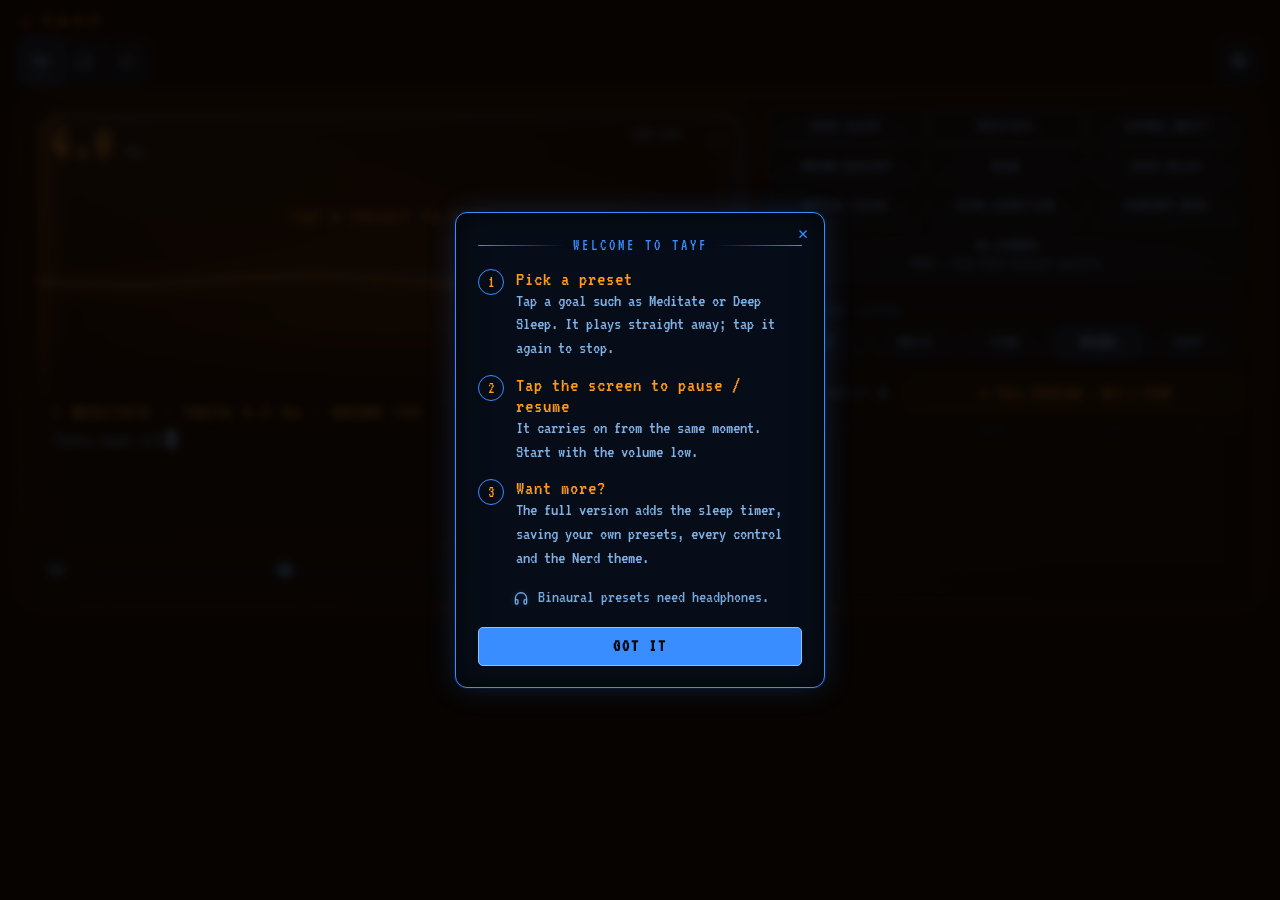
<file: index.html>
<!DOCTYPE html>
<html lang="en">
<head>
<meta charset="UTF-8">
<meta name="viewport" content="width=device-width, initial-scale=1.0, viewport-fit=cover">
<meta name="theme-color" content="#0a0500">
<meta name="description" content="Tayf · طيف: retro focus and sleep sounds. Binaural beats, soft noise, ambient scenes and short words of encouragement.">
<link rel="manifest" href="manifest.webmanifest">
<link rel="icon" type="image/png" sizes="32x32" href="icons/favicon-32.png">
<link rel="apple-touch-icon" href="icons/apple-touch-icon.png">
<meta name="apple-mobile-web-app-capable" content="yes">
<meta name="mobile-web-app-capable" content="yes">
<meta name="apple-mobile-web-app-status-bar-style" content="black">
<meta name="apple-mobile-web-app-title" content="Tayf">
<title>TAYF</title>
<link rel="stylesheet" href="css/fonts.css">
<link rel="stylesheet" href="css/themes.css">
<link rel="stylesheet" href="css/base.css">
<link rel="stylesheet" href="css/tayf.css">
<link rel="stylesheet" href="css/ambient.css">
<link rel="stylesheet" href="css/mix.css">
<link rel="stylesheet" href="css/dialogs.css">
<link rel="stylesheet" href="css/phone.css">
<link rel="stylesheet" href="css/brain-tab.css">
<link rel="stylesheet" href="css/wide.css">
</head>
<body>
<script>
try {
  // One-time migration of saved data from the old spectrume and focuswave keys
  [['spectrume_lang_v1','tayf_lang_v1'],['focuswave_lang_v1','tayf_lang_v1'],
   ['spectrume_theme_v1','tayf_theme_v1'],['focuswave_theme_v1','tayf_theme_v1'],
   ['spectrume.customs.v1','tayf.customs.v1'],['focuswave.customs.v1','tayf.customs.v1']].forEach(function(p){
    var old = localStorage.getItem(p[0]);
    if (old !== null && localStorage.getItem(p[1]) === null) localStorage.setItem(p[1], old);
  });
} catch(e) {}
try {
  if (localStorage.getItem('tayf_lang_v1') === 'ar') {
    document.body.classList.add('lang-ar');
    document.documentElement.dir = 'rtl';
    document.documentElement.lang = 'ar';
  }
  // first visit: the welcome card is up from the very first paint, before anything can be tapped
  if (!localStorage.getItem('tayf_welcome_v1')) document.body.classList.add('tayf-new');
} catch(e) {}
</script>

<div class="header" id="topBar">
  <div class="brand"><span class="status-led" id="ledIndicator"></span><span id="appTitleText" data-i18n="appTitle">tayf</span></div>
  <div class="icon-row">
    <div class="page-switch" role="tablist">
      <button type="button" class="hdr-btn page-tab active" data-page="main" role="tab" aria-selected="true" title="Tayf" aria-label="Tayf"><svg class="ico" viewBox="0 0 24 24" aria-hidden="true"><use href="#i-tayf"/></svg></button>
      <button type="button" class="hdr-btn page-tab" data-page="ambient" role="tab" aria-selected="false" title="Ambient" aria-label="Ambient"><svg class="ico" viewBox="0 0 24 24" aria-hidden="true"><use href="#i-amb"/></svg></button>
      <button type="button" class="hdr-btn page-tab" data-page="mix" role="tab" aria-selected="false" title="Mix" aria-label="Mix"><svg class="ico" viewBox="0 0 24 24" aria-hidden="true"><use href="#i-mix"/></svg></button>
    </div>
    <div class="header-badges">
      
      <button type="button" class="hdr-btn gear-btn" id="gearBtn" aria-haspopup="true" aria-expanded="false" aria-controls="hdrMenu" title="Settings" aria-label="Settings"><svg class="ico" viewBox="0 0 24 24" aria-hidden="true"><use href="#i-gear"/></svg></button>
      <div class="hdr-menu hidden" id="hdrMenu" role="menu">
        
        
        <div class="hdr-item hdr-timer"><button type="button" class="hdr-btn" id="gearTimer"><svg class="ico" viewBox="0 0 24 24" aria-hidden="true"><use href="#i-timer"/></svg></button><span class="hdr-lbl" data-k="timer"></span><span class="hdr-val" id="gearTimerVal"></span></div>
        <div class="hdr-item hdr-save"><button type="button" class="hdr-btn" id="gearSave"><svg class="ico" viewBox="0 0 24 24" aria-hidden="true"><use href="#i-save"/></svg></button><span class="hdr-lbl" data-k="save"></span></div>
        <div class="hdr-item"><button type="button" class="hdr-btn" id="gearShare"><svg class="ico" viewBox="0 0 24 24" aria-hidden="true"><use href="#i-share"/></svg></button><span class="hdr-lbl" data-k="share"></span></div>
        <div class="hdr-menu-sep"></div>
        <div class="hdr-item"><button class="hdr-btn lang-btn" id="langBtn" data-i18n-aria="switchLang" title="Switch language" aria-label="Switch language">ع</button><span class="hdr-lbl" data-k="lang"></span></div>
        <div class="hdr-item hdr-item-theme"><button class="hdr-btn theme-btn" id="themeBtn" data-i18n-aria="switchTheme" title="Switch theme" aria-label="Switch theme" aria-haspopup="true" aria-expanded="false"><svg class="ico" viewBox="0 0 24 24" aria-hidden="true"><use href="#i-palette"/></svg></button><span class="hdr-lbl" data-k="theme"></span><svg class="ico hdr-side" viewBox="0 0 24 24" aria-hidden="true"><path d="M14.5 7l-5 5 5 5"/></svg>
          <div class="theme-pop hidden" id="themePop" role="menu">
            <button type="button" class="theme-opt" data-theme="amber" role="menuitemradio" aria-label="Boys"><span class="swatch"></span></button>
            <button type="button" class="theme-opt" data-theme="pink" role="menuitemradio" aria-label="Ladies"><span class="swatch"></span></button>
            <button type="button" class="theme-opt" data-theme="nerd" role="menuitemradio" aria-label="Nerd"><span class="swatch"></span></button>
          </div>
        </div>
        <div class="hdr-item"><button class="hdr-btn words-btn" id="wordsBtn" title="Words" aria-label="Words"><svg class="ico" viewBox="0 0 24 24" aria-hidden="true"><use href="#i-words"/></svg></button><span class="hdr-lbl" data-k="words"></span></div>
        <div class="hdr-item"><button class="hdr-btn info" id="creatorBtn" title="A word from the creator" aria-label="A word from the creator"><svg class="ico" viewBox="0 0 24 24" aria-hidden="true"><use href="#i-info"/></svg></button><span class="hdr-lbl" data-k="info"></span></div>
        
        <div class="hdr-item hdr-brain hidden" id="gearBrainRow"><button type="button" class="hdr-btn" id="gearBrain"><svg class="ico" viewBox="0 0 24 24" aria-hidden="true"><use href="#i-brain"/></svg></button><span class="hdr-lbl" data-k="brain"></span></div>
      </div>
    </div>
  </div>
</div>

<svg width="0" height="0" style="position:absolute" aria-hidden="true">
  <defs>
    <symbol id="i-tayf" viewBox="0 0 24 24"><path d="M2.5 12h4l2.2-5.5 3.6 11 3-8 1.7 2.5h4.5"/></symbol>
    <symbol id="i-amb" viewBox="0 0 24 24"><rect x="3.5" y="5" width="17" height="14" rx="2.5"/><path d="M3.8 16l4.4-4.1 4 3.6 2.8-2.5 5.2 4.6"/><circle cx="15.8" cy="9.4" r="1.4"/></symbol>
    <symbol id="i-gear" viewBox="0 0 24 24"><path d="M10.3 3.5h3.4l.5 2.4c.6.2 1.2.5 1.7.9l2.3-.8 1.7 2.9-1.8 1.6c.1.6.1 1.2 0 1.9l1.8 1.6-1.7 2.9-2.3-.8c-.5.4-1.1.7-1.7.9l-.5 2.4h-3.4l-.5-2.4c-.6-.2-1.2-.5-1.7-.9l-2.3.8-1.7-2.9 1.8-1.6a6 6 0 0 1 0-1.9L4.1 8.9l1.7-2.9 2.3.8c.5-.4 1.1-.7 1.7-.9z"/><path d="M14.6 12a2.6 2.6 0 1 1-5.2 0 2.6 2.6 0 1 1 5.2 0z"/></symbol>
    <symbol id="i-brain" viewBox="0 0 24 24"><path d="M8.6 3.2c2.5 3.2 4.4 5.7 4.4 8.2a4.4 4.4 0 0 1-8.8 0c0-2.5 1.9-5 4.4-8.2z"/><path d="M6.6 11.8c.4 1 1.1 1.6 2 1.8"/><path d="M20.4 14.1a2.9 2.9 0 0 1-3.8 3.6l-3.3 3.3a1.25 1.25 0 0 1-1.8-1.8l3.3-3.3a2.9 2.9 0 0 1 3.6-3.8l-1.8 1.8.4 1.4 1.4.4z"/></symbol>
    <symbol id="i-mix" viewBox="0 0 24 24"><path d="M6 4v16M12 4v16M18 4v16"/><path d="M4 15h4M10 8h4M16 12.5h4"/></symbol>
    <symbol id="i-words" viewBox="0 0 24 24"><path d="M6 5h12a2.5 2.5 0 0 1 2.5 2.5v6.5a2.5 2.5 0 0 1-2.5 2.5h-6.2L7.4 20v-3.5H6A2.5 2.5 0 0 1 3.5 14V7.5A2.5 2.5 0 0 1 6 5z"/><path d="M8 9.6h8M8 12.6h5"/></symbol>
    <symbol id="i-info" viewBox="0 0 24 24"><circle cx="12" cy="12" r="8.6"/><path d="M12 11v5.2"/><path d="M12 7.8v.01" stroke-width="2.4"/></symbol>
    <symbol id="i-expand" viewBox="0 0 24 24"><path d="M9 4.5H5.5a1 1 0 0 0-1 1V9M15 4.5h3.5a1 1 0 0 1 1 1V9M9 19.5H5.5a1 1 0 0 1-1-1V15M15 19.5h3.5a1 1 0 0 0 1-1V15"/></symbol>
    <symbol id="i-speaker" viewBox="0 0 24 24"><path d="M4.5 9.4h2.8L12 5.6v12.8l-4.7-3.8H4.5a1 1 0 0 1-1-1v-3.2a1 1 0 0 1 1-1z"/></symbol>
    <symbol id="i-waves" viewBox="0 0 24 24"><path d="M15.4 9.3a3.9 3.9 0 0 1 0 5.4M18.1 6.7a7.6 7.6 0 0 1 0 10.6"/></symbol>
    <symbol id="i-x" viewBox="0 0 24 24"><path d="M16 9.8l4.4 4.4M20.4 9.8 16 14.2"/></symbol>
    <symbol id="i-head" viewBox="0 0 24 24"><path d="M4.5 15.2v-2.7a7.5 7.5 0 0 1 15 0v2.7"/><rect x="4.5" y="14.3" width="3.4" height="5.7" rx="1.3"/><rect x="16.1" y="14.3" width="3.4" height="5.7" rx="1.3"/></symbol>
    <symbol id="i-car" viewBox="0 0 24 24"><path d="M4 15.6v-3.1c0-.5.2-.9.5-1.2l1.6-1.6 1.4-3a1.8 1.8 0 0 1 1.6-1.1h5.8a1.8 1.8 0 0 1 1.6 1.1l1.4 3 1.6 1.6c.3.3.5.7.5 1.2v3.1a1 1 0 0 1-1 1H5a1 1 0 0 1-1-1z"/><path d="M6.1 9.7h11.8M6.2 16.6v2M17.8 16.6v2M7 13.1h1.6M15.4 13.1H17"/></symbol>
    <symbol id="i-sliders" viewBox="0 0 24 24"><path d="M4 7h8M16 7h4M4 12h3M11 12h9M4 17h10M18 17h2"/><circle cx="14" cy="7" r="2"/><circle cx="9" cy="12" r="2"/><circle cx="16" cy="17" r="2"/></symbol>
    <symbol id="i-save" viewBox="0 0 24 24"><path d="M6.5 4h9.2L19 7.3v11.2a1.5 1.5 0 0 1-1.5 1.5h-11A1.5 1.5 0 0 1 5 18.5v-13A1.5 1.5 0 0 1 6.5 4z"/><path d="M8.5 4v4h6V4M8 20v-5h8v5"/></symbol>
    <symbol id="i-palette" viewBox="0 0 24 24"><path d="M12 3.5a8.5 8.5 0 0 0 0 17c1.2 0 1.9-.8 1.9-1.8 0-.5-.2-.9-.5-1.2-.3-.3-.5-.7-.5-1.2 0-1 .8-1.8 1.8-1.8h2.1a3.7 3.7 0 0 0 3.7-3.7C20.5 7 16.7 3.5 12 3.5z"/><path d="M8.7 11.3a1.1 1.1 0 1 1-2.2 0 1.1 1.1 0 1 1 2.2 0zM11.1 7.6a1.1 1.1 0 1 1-2.2 0 1.1 1.1 0 1 1 2.2 0zM15.5 7.6a1.1 1.1 0 1 1-2.2 0 1.1 1.1 0 1 1 2.2 0z"/></symbol>
    <symbol id="i-share" viewBox="0 0 24 24"><path d="M12 14.5V3.8M8.2 7.4 12 3.6l3.8 3.8"/><path d="M8.5 10.5H6.8a1.5 1.5 0 0 0-1.5 1.5v6.7a1.5 1.5 0 0 0 1.5 1.5h10.4a1.5 1.5 0 0 0 1.5-1.5V12a1.5 1.5 0 0 0-1.5-1.5h-1.7"/></symbol>
    <symbol id="i-phone" viewBox="0 0 24 24"><rect x="7" y="2.8" width="10" height="18.4" rx="2.2"/><path d="M10.6 5.6h2.8M11.2 18.2h1.6"/></symbol>
    <symbol id="i-timer" viewBox="0 0 24 24"><circle cx="12" cy="13.5" r="7"/><path d="M12 10v3.5l2.4 1.6M9.5 3h5M17.8 7.2l1.3-1.3"/></symbol>
    <symbol id="figBoys" viewBox="0 0 24 24"><path d="M12 10.3c-1-1.3-2.4-1.8-3.8-1.4-1.4.4-2.4 1.6-3.6 1.8-.8.1-1.3-.4-1.5-1.2-.9 1.2-1 3.2.1 4.5 1.4 1.5 4.4 1.7 6.6.5 1.1-.6 1.8-1.4 2.2-2.2.4.8 1.1 1.6 2.2 2.2 2.2 1.2 5.2 1 6.6-.5 1.1-1.3 1-3.3.1-4.5-.2.8-.7 1.3-1.5 1.2-1.2-.2-2.2-1.4-3.6-1.8-1.4-.4-2.8.1-3.8 1.4z"/><path d="M12 10.3v2"/></symbol>
    <symbol id="figLadies" viewBox="0 0 24 24"><path d="M2.5 12c2.5-.8 4.7-3.4 6.9-3.4 1.2 0 1.9.5 2.6 1.2.7-.7 1.4-1.2 2.6-1.2 2.2 0 4.4 2.6 6.9 3.4-2.1 3.4-5.5 5.6-9.5 5.6S4.6 15.4 2.5 12z"/><path d="M4.4 12.2c2.6-.5 5.1-.7 7.6-.7s5 .2 7.6.7M4.4 12.2c2.5 1.2 5 1.8 7.6 1.8s5.1-.6 7.6-1.8"/></symbol>
    <symbol id="figNerd" viewBox="0 0 24 24"><circle cx="7.1" cy="12.4" r="3.9"/><circle cx="16.9" cy="12.4" r="3.9"/><path d="M10.9 10.6c.6-1.1 1.6-1.1 2.2 0M3.7 10.4H2M20.3 10.4H22"/><path d="M5.4 13.7l2.6-2.6M15 12.5l1.5-1.5M16.3 14.5l2.3-2.3" stroke-width="1.3"/></symbol>
  </defs>
</svg>

<div class="crt-card">
  <div id="pageMain">
  
  <div class="side-screen">
  <div class="visualizer-container">
    <canvas id="waveCanvas" width="800" height="480"></canvas>
    <div class="crt-hz" id="freqDisplay"><strong>6.0</strong> <span>Hz</span></div>
    <div class="crt-clock" id="timerDisplay">00:00</div>
    <div class="crt-hint" id="crtHint"></div>
    <button class="crt-expand" id="readoutFab" data-i18n-aria="enlarge" title="Enlarge the screen text" aria-label="Enlarge the screen text">
      <svg class="ico" viewBox="0 0 24 24" aria-hidden="true"><use href="#i-expand"/></svg>
    </button>
    <div class="screen-readout">
      <div class="readout-title" id="readoutTitle" data-i18n="standbyTitle">▸ STANDBY</div><div class="readout-body"><span id="readoutTyped"></span><span id="readoutWarn"></span><i class="cur"></i></div>
      <button type="button" class="readout-more" id="readoutMore" data-i18n="readMore">MORE ›</button>
    </div>
  </div>

  
  <div class="vol-row">
    <button type="button" class="vol-btn" id="muteBtn" aria-pressed="false" data-i18n-aria="mute" title="Mute" aria-label="Mute">
      <svg class="ico" viewBox="0 0 24 24" aria-hidden="true"><use href="#i-speaker"/><use class="ico-on" href="#i-waves"/><use class="ico-off" href="#i-x"/></svg>
    </button>
    <input type="range" id="masterVolSlider" min="0" max="1" value="0.35" step="0.01" data-i18n-aria="volume" aria-label="Volume">
    <span class="val" id="masterVolValueLabel">35%</span>
    <button type="button" class="vol-btn out-btn" id="carBtn" aria-haspopup="true" aria-expanded="false">
      <svg class="ico ico-head" viewBox="0 0 24 24" aria-hidden="true"><use href="#i-head"/></svg>
      <svg class="ico ico-car" viewBox="0 0 24 24" aria-hidden="true"><use href="#i-car"/></svg>
      <svg class="ico ico-phone" viewBox="0 0 24 24" aria-hidden="true"><use href="#i-phone"/></svg>
    </button>
    <div class="out-pop hidden" id="outPop" role="menu">
      <div class="out-title" id="outTitle">PLAY ON</div>
      <button type="button" class="out-opt" data-out="std" role="menuitemradio"><svg class="ico" viewBox="0 0 24 24" aria-hidden="true"><use href="#i-head"/></svg><span><b id="outStd">HEADPHONES / PHONE</b><small id="outStdD"></small></span></button>
      <button type="button" class="out-opt" data-out="phone" role="menuitemradio"><svg class="ico" viewBox="0 0 24 24" aria-hidden="true"><use href="#i-phone"/></svg><span><b id="outPhone">PHONE SPEAKER</b><small id="outPhoneD"></small></span></button>
      <button type="button" class="out-opt" data-out="car" role="menuitemradio"><svg class="ico" viewBox="0 0 24 24" aria-hidden="true"><use href="#i-car"/></svg><span><b id="outCar">CAR SPEAKERS</b><small id="outCarD"></small></span></button>
    </div>
  </div>
  </div>

  <div class="side-controls">
  
  <div class="presets-row">
    <button class="preset-btn" data-preset="deep">Deep Sleep</button>
    <button class="preset-btn" data-preset="meditate">Meditate</button>
    <button class="preset-btn" data-preset="astral">Astral Drift</button>
    <button class="preset-btn" data-preset="descent">Dream Descent</button>
    <button class="preset-btn" data-preset="read">Read</button>
    <button class="preset-btn" data-preset="zen">Deep Relax</button>
    <button class="preset-btn" data-preset="active">Active Focus</button>
    <button class="preset-btn" data-preset="high">High Cognition</button>
    <button class="preset-btn" data-preset="mask">Sensory Mask</button>
    <button class="preset-btn preset-wide" data-preset="cosmos">8D Cosmos<span class="preset-sub">NEW · try the latest update</span></button>
  </div>

  <div class="control-panel">
    <div class="control-block noise-block">
      <div class="section-title" data-i18n="noiseLayer">◉ NOISE LAYER</div>
      <div class="noise-tabs">
        <button class="noise-tab active" data-noise="none"></button>
        <button class="noise-tab" data-noise="white"></button>
        <button class="noise-tab" data-noise="pink"></button>
        <button class="noise-tab" data-noise="brown"></button>
        <button class="noise-tab" data-noise="deep"></button>
      </div>
      <div class="row adv-only">
        <div class="row-top"><span data-i18n="noiseVolLabel">NOISE VOL</span><span class="val" id="noiseVolValueLabel">0%</span></div>
        <input type="range" id="noiseVolSlider" min="0" max="1" value="0" step="0.01">
      </div>
      <div class="row adv-only">
        <div class="row-top"><span data-i18n="softnessLabel">SOFTNESS</span><span class="val" id="noiseSoftValueLabel">50%</span></div>
        <input type="range" id="noiseSoftSlider" min="0" max="100" value="50" step="1">
      </div>
    </div>

    
    <div class="panel-actions">
      <button type="button" class="adv-toggle" id="advToggle" aria-expanded="false"><svg class="ico" viewBox="0 0 24 24" aria-hidden="true"><use href="#i-sliders"/></svg><span id="advToggleLbl" data-i18n="advShow">ADVANCED</span></button>
      <button type="button" class="unlock-chip" id="unlockBtn"><span id="unlockLbl">★ FULL VERSION</span></button>
    </div>

    <div class="adv-area adv-only">
      <div class="control-grid">
        <div class="control-block">
          <div class="section-title" data-i18n="toneLayer">◈ TONE LAYER</div>
          <div class="mode-tabs">
            <button class="mode-tab active" data-mode="pure"></button>
            <button class="mode-tab" data-mode="harmonic"></button>
            <button class="mode-tab" data-mode="binaural"></button>
            <button class="mode-tab" data-mode="isochronic"></button>
          </div>
          <div class="row" id="freqRow">
            <div class="row-top"><span data-i18n="freqLabel">FREQ</span><span class="val" id="freqValueLabel">40.0 Hz</span></div>
            <input type="range" id="freqSlider" min="0" max="1000" value="430" step="1">
          </div>
          <div class="row hidden" id="carrierRow">
            <div class="row-top"><span data-i18n="carrierLabel">CARRIER</span><span class="val" id="carrierValueLabel">200 Hz</span></div>
            <input type="range" id="carrierSlider" min="80" max="600" value="200" step="1">
          </div>
          <div class="row hidden" id="beatRow">
            <div class="row-top"><span data-i18n="beatLabel">BEAT</span><span class="val" id="beatValueLabel">40.0 Hz</span></div>
            <input type="range" id="beatSlider" min="1" max="60" value="40" step="0.5">
          </div>
          <div class="row">
            <div class="row-top"><span data-i18n="toneVolLabel">TONE VOL</span><span class="val" id="toneVolValueLabel">70%</span></div>
            <input type="range" id="toneVolSlider" min="0" max="1" value="0.7" step="0.01">
          </div>
        </div>

        <div class="control-column">
          <div class="control-block tools-block">
            <div class="section-title" data-i18n="tools">✦ TOOLS</div>
            <div class="tools-row">
              <button type="button" class="sleep-set" id="sleepSet"></button>
              <button class="tool-btn" id="saveBtn"><svg class="ico" viewBox="0 0 24 24" aria-hidden="true"><use href="#i-save"/></svg><span data-i18n="saveBtn">SAVE</span></button>
            </div>
          </div>

          
          <div class="custom-presets-row hidden" id="customRow">
            <span class="custom-label" data-i18n="myPresets">My Presets</span>
            <div class="custom-chips" id="customChips" style="display:none; flex-wrap:wrap; gap:0.4rem;"></div>
            <div class="custom-actions">
              <button class="custom-chip" id="exportBtn" disabled data-i18n="exportBtn" data-i18n-title="exportTitle" title="Save your presets as text">⤓ EXPORT</button>
            </div>
            <span class="storage-warn hidden" id="storageWarn" data-i18n="storageWarn">⚠ storage blocked — use export</span>
          </div>
        </div>
      </div>
    </div>
    <div class="kbd-hint" id="kbdHint"></div>
  </div>
  </div>
  </div>

  
  <div id="pageMix" class="hidden">
    
    <div class="side-screen">
    <div class="mix-screen" id="mixScreen">
      <canvas id="mixCanvas" width="800" height="300"></canvas>
      <div class="mix-hint" id="mixHint"></div>
      <div class="knob-wrap" id="mixKnobWrap"><div class="vol-knob" id="mixKnob"></div><div id="mixOutPair"></div></div>
    </div>
    <div class="vol-row mix-vol-row">
      <button type="button" class="vol-btn" id="mixMute" aria-pressed="false" aria-label="Mute">
        <svg class="ico" viewBox="0 0 24 24" aria-hidden="true"><use href="#i-speaker"/><use class="ico-on" href="#i-waves"/><use class="ico-off" href="#i-x"/></svg>
      </button>
      <input type="range" id="mixVol" min="0" max="1" step="0.01" value="0.8" aria-label="Volume">
      <span class="val" id="mixVolPct">80%</span>
      <button type="button" class="mix-timer" id="mixTimer"><svg class="ico" viewBox="0 0 24 24" aria-hidden="true"><use href="#i-timer"/></svg><span id="mixTimerLbl">Timer</span></button>
    </div>
    </div>
    <div class="side-controls">
    <div class="mix-mixes">
      
      <div class="mix-drop" id="mixDrop">
        <button type="button" class="mix-drop-btn" id="mixDropBtn" aria-haspopup="true" aria-expanded="false" aria-controls="mixChips">
          <span class="mix-label" id="mixDropLbl">Mixes</span><span class="mix-drop-cur" id="mixDropCur"></span><svg class="ico chev" viewBox="0 0 24 24" aria-hidden="true"><path d="M7 9.5l5 5 5-5"/></svg>
        </button>
        <div class="mix-list hidden" id="mixChips" role="menu"></div>
      </div>
    </div>
    <div class="mix-body">
      <div class="mix-grid" id="mixGrid"></div>
    </div>
      
    <button type="button" class="mix-panel-btn" id="mixPanelBtn" aria-expanded="false" aria-controls="mixPanel">
      <svg class="ico" viewBox="0 0 24 24" aria-hidden="true"><use href="#i-sliders"/></svg><span id="mixPanelBtnLbl">Settings</span><svg class="ico chev" viewBox="0 0 24 24" aria-hidden="true"><path d="M7 14.5l5-5 5 5"/></svg>
    </button>
      <div class="control-block mix-panel" id="mixPanel">
        <div class="mix-panel-head">
          <svg class="ico" id="mixPanelIco" viewBox="0 0 24 24" aria-hidden="true"></svg>
          <span class="mix-panel-name" id="mixPanelName"></span>
          <button type="button" class="mix-off" id="mixOff"><svg class="ico" viewBox="0 0 24 24" aria-hidden="true"><path d="M7 7l10 10M17 7 7 17"/></svg><span id="mixOffLbl">Remove</span></button>
        </div>
        <div class="mix-empty" id="mixEmpty"></div>
        <div class="mix-sliders">
          <div class="row mix-row"><div class="row-top"><span class="lbl"></span><span class="val"></span></div><input type="range" min="0" max="100" step="1"><div class="mix-ends"><span></span><span></span></div></div>
          <div class="row mix-row"><div class="row-top"><span class="lbl"></span><span class="val"></span></div><input type="range" min="0" max="100" step="1"><div class="mix-ends"><span></span><span></span></div></div>
          <div class="row mix-row hidden"><div class="row-top"><span class="lbl"></span><span class="val"></span></div><input type="range" min="0" max="100" step="1"><div class="mix-ends"><span></span><span></span></div></div>
          <div class="row mix-row mix-row-gap"><div class="row-top"><span class="lbl"></span><span class="val"></span></div><input type="range" min="0" max="100" step="1"><div class="mix-ends"><span></span><span></span></div></div>
        </div>
      </div>
    </div>
  </div>

  
  <div id="pageRain" class="hidden"><button type="button" class="rain-back" id="rainBack"><svg class="ico" viewBox="0 0 24 24" aria-hidden="true"><path d="M14.5 6l-6 6 6 6"/></svg><span id="rainBackT">Back to Tayf</span></button></div>

  
  <div id="pageAmbient" class="hidden">
    <div class="amb-stage"><canvas id="ambCanvas" width="800" height="520"></canvas><div class="amb-hint" id="ambHint"><span></span></div></div>
    <nav class="amb-bar" aria-label="Ambient sounds">
      <button type="button" data-amb="rain" aria-pressed="false">
        <svg viewBox="0 0 24 24" fill="none" stroke="currentColor" stroke-width="1.7" stroke-linecap="round" stroke-linejoin="round" aria-hidden="true"><path d="M7 15a4 4 0 0 1 .5-8 5.5 5.5 0 0 1 10.5 1.5A3.5 3.5 0 0 1 17 15z"/><path d="M8 18l-1 3M12 18l-1 3M16 18l-1 3"/></svg><span class="lbl"></span>
      </button>
      <button type="button" data-amb="ac" aria-pressed="false">
        <svg viewBox="0 0 24 24" fill="none" stroke="currentColor" stroke-width="1.7" stroke-linecap="round" stroke-linejoin="round" aria-hidden="true"><rect x="2.5" y="5" width="19" height="12" rx="2"/><path d="M6 9h12M6 12h12M8 20l1-3M12 20l1-3M16 20l1-3"/></svg><span class="lbl"></span>
      </button>
      <button type="button" data-amb="fire" aria-pressed="false">
        <svg viewBox="0 0 24 24" fill="none" stroke="currentColor" stroke-width="1.7" stroke-linecap="round" stroke-linejoin="round" aria-hidden="true"><path d="M12 22c4 0 7-2.7 7-7 0-3-2-5-3-7-1 2-2 3-3 3 0-3-1-6-4-9 0 4-4 6-4 12 0 4.3 3 8 7 8z"/></svg><span class="lbl"></span>
      </button>
      <button type="button" data-amb="fan" aria-pressed="false">
        <svg viewBox="0 0 24 24" fill="none" stroke="currentColor" stroke-width="1.7" stroke-linecap="round" stroke-linejoin="round" aria-hidden="true"><circle cx="12" cy="12" r="1.6"/><path d="M12 10.4C11 6 12 3 15 3c2 0 2 3-3 7.4zM13.6 12c4-1 7 0 7 3 0 2-3 2-7.4-3zM12 13.6c1 4.4 0 7.4-3 7.4-2 0-2-3 3-7.4zM10.4 12c-4.4 1-7.4 0-7.4-3 0-2 3-2 7.4 3z"/></svg><span class="lbl"></span>
      </button>
      <span class="amb-sep"></span>
      <button type="button" id="ambTimer" aria-label="Timer">
        <svg class="ico" viewBox="0 0 24 24" aria-hidden="true"><use href="#i-timer"/></svg><span class="lbl"></span>
      </button>
      <button type="button" id="ambVol" aria-label="Volume" aria-expanded="false">
        <svg class="ico" viewBox="0 0 24 24" aria-hidden="true"><use href="#i-speaker"/><use href="#i-waves"/></svg><span class="lbl"></span>
      </button>
    </nav>
    <div class="amb-vol-pop hidden" id="ambVolPop">
      <svg class="ico" viewBox="0 0 24 24" aria-hidden="true"><use href="#i-speaker"/></svg>
      <input type="range" id="ambVolSlider" min="0" max="1" step="0.01" value="0.85" aria-label="Volume">
      <span class="pct" id="ambVolPct">85%</span>
      <div id="ambOutPair"></div>
    </div>
  </div>
</div>


<div class="name-overlay hidden" id="nameOverlay">
  <div class="name-dialog">
    <div class="name-dialog-title" data-i18n="nameTitle">◈ NAME THIS PRESET</div>
    <input type="text" id="nameInput" maxlength="24" data-i18n-placeholder="namePlaceholder" placeholder="e.g. DEEP WORK" autocomplete="off" spellcheck="false">
    <div class="name-dialog-actions">
      <button class="name-btn" id="nameCancelBtn" data-i18n="cancel">Cancel</button>
      <button class="name-btn save" id="nameSaveBtn" data-i18n="saveAction">Save</button>
    </div>
  </div>
</div>


<div class="name-overlay hidden" id="dataOverlay">
  <div class="name-dialog">
    <div class="name-dialog-title" id="dataTitle">◈ EXPORT PRESETS</div>
    <div class="data-help" id="dataHelp"></div>
    <textarea id="dataArea" spellcheck="false" autocomplete="off" autocapitalize="off" autocorrect="off"></textarea>

    <div class="data-actions" id="exportActions">
      <button class="name-btn" id="dataCancelBtn" data-i18n="close">Close</button>
      <button class="name-btn" id="dataCopyBtn" data-i18n="copy">Copy</button>
      <button class="name-btn" id="dataShareBtn" data-i18n="share">Share</button>
      <button class="name-btn save" id="dataDownloadBtn" data-i18n="download">Download .txt</button>
    </div>

    <div class="data-actions hidden" id="importActions">
      <button class="name-btn" id="dataCancelBtn2" data-i18n="close">Close</button>
      <button class="name-btn" id="dataPasteBtn" data-i18n="paste">Paste</button>
      <button class="name-btn" id="dataFileBtn" data-i18n="fromFile">From file</button>
      <button class="name-btn save" id="dataImportBtn" data-i18n="importAction">Import</button>
    </div>

    <input type="file" id="importFileInput" accept=".txt,.json,text/plain,application/json" style="display:none">
  </div>
</div>


<div class="name-overlay hidden" id="unlockOverlay">
  <div class="name-dialog unlock-dialog" role="dialog" aria-modal="true" aria-labelledby="unlockTitle">
    <div class="name-dialog-title" id="unlockTitle">◈ FULL VERSION</div>
    <div class="unlock-state" id="unlockState"></div>
    <ul class="unlock-list" id="unlockList"></ul>
    <div class="unlock-price" id="unlockPrice"></div>
    <button type="button" class="name-btn save unlock-buy" id="unlockBuy">Get a key</button>
    <label class="unlock-lbl" for="unlockInput" id="unlockInputLbl">Have a key?</label>
    <input type="text" id="unlockInput" autocomplete="off" autocapitalize="characters" autocorrect="off" spellcheck="false" maxlength="64" placeholder="XXXXX-XXXXX-XXXXX-XXXXX">
    <div class="unlock-msg" id="unlockMsg" role="status" aria-live="polite"></div>
    <div class="name-dialog-actions">
      <button type="button" class="name-btn" id="unlockClose">Close</button>
      <button type="button" class="name-btn save" id="unlockGo">Unlock</button>
    </div>
    <button type="button" class="tp-off hidden" id="unlockRemove">Remove the key from this device</button>
  </div>
</div>


<div class="name-overlay hidden" id="tpOverlay">
  <div class="name-dialog tp-dialog" role="dialog" aria-modal="true" aria-labelledby="tpTitle">
    <div class="name-dialog-title" id="tpTitle">◈ SLEEP TIMER</div>
    
    <div class="tp-fields" dir="ltr">
      <label class="tp-field"><input type="text" id="tpH" inputmode="numeric" pattern="[0-9]*" maxlength="2" autocomplete="off" enterkeyhint="done"><span class="tp-unit" id="tpHU"></span></label>
      <label class="tp-field"><input type="text" id="tpM" inputmode="numeric" pattern="[0-9]*" maxlength="3" autocomplete="off" enterkeyhint="done"><span class="tp-unit" id="tpMU"></span></label>
    </div>
    <div class="tp-quick" id="tpQuick"></div>
    <button type="button" class="tp-off hidden" id="tpOff">Turn timer off</button>
    <div class="name-dialog-actions">
      <button type="button" class="name-btn" id="tpCancel">Cancel</button>
      <button type="button" class="name-btn save" id="tpStart">Start</button>
    </div>
  </div>
</div>


<div class="name-overlay hidden" id="mixSaveOverlay">
  <div class="name-dialog" role="dialog" aria-modal="true" aria-labelledby="mixSaveTitle">
    <div class="name-dialog-title" id="mixSaveTitle">◈ NAME THIS MIX</div>
    <input type="text" id="mixName" maxlength="6" autocomplete="off" spellcheck="false" enterkeyhint="done">
    <div class="mix-name-hint" id="mixNameHint"></div>
    <div class="name-dialog-actions">
      <button type="button" class="name-btn" id="mixSaveNo">Cancel</button>
      <button type="button" class="name-btn save" id="mixSaveOk">Save</button>
    </div>
  </div>
</div>


<div class="name-overlay hidden" id="wordsOverlay">
  <div class="name-dialog words-dialog" role="dialog" aria-modal="true" aria-labelledby="wordsTitle">
    <div class="words-head">
      <div class="name-dialog-title" id="wordsTitle">◈ WORDS</div>
      <button type="button" class="words-switch" id="wordsSwitch" aria-pressed="true">ON</button>
    </div>
    <div class="data-help" id="wordsHelp"></div>
    <div class="words-every" id="wordsEvery"></div>
    <div class="words-lockline" id="wordsLockLine"></div>
    <div class="words-list" id="wordsList"></div>
    <div class="words-msg" id="wordsMsg"></div>
    <div class="name-dialog-actions">
      <button type="button" class="name-btn save" id="wordsClose">Close</button>
    </div>
  </div>
</div>


<div class="creator-overlay hidden" id="creatorOverlay">
  <div class="creator-dialog" role="dialog" aria-modal="true" aria-label="A word from the creator">
    <button class="creator-x" id="creatorClose" aria-label="Close">✕</button>
    <div class="creator-eyebrow">A word from the creator</div>
    <div class="creator-quote" id="creatorQuote">Stay creative, boys</div>
    <div class="creator-name">Designed by Attar</div>
    <div class="creator-more">For more info</div>
    <div class="creator-links">
      <button type="button" class="creator-link" id="howBtn" data-i18n="howBtn">How it works</button>
      <button type="button" class="creator-link" id="importBtn" data-i18n="importBtn">⤒ IMPORT</button>
      <button type="button" class="creator-link" id="clickBtn" aria-pressed="false">Button clicks: OFF</button>
      <button type="button" class="creator-link" id="unlockInfoBtn"></button>
      <a class="creator-link" href="https://instagram.com/Attar10x" target="_blank" rel="noopener">IG · Attar10x</a>
      <a class="creator-link" href="mailto:Attar10x@gmail.com">Attar10x@gmail.com</a>
    </div>
  </div>
</div>

<div class="creator-overlay hidden" id="welcomeOverlay">
  <div class="creator-dialog welcome" role="dialog" aria-modal="true" aria-labelledby="welcomeTitle">
    <button class="creator-x" id="welcomeClose" aria-label="Close">✕</button>
    <div class="creator-eyebrow" id="welcomeTitle" data-i18n="wTitle">WELCOME TO TAYF</div>
    <ol class="welcome-steps">
      <li><div><b data-i18n="wS1T">Pick a preset</b><span data-i18n="wS1D">Tap a goal such as Meditate or Deep Sleep.</span></div></li>
      <li><div><b data-i18n="wS2T">Press Play</b><span data-i18n="wS2D">Start with the volume low and raise it slowly.</span></div></li>
      <li><div><b data-i18n="wS3T">Set a timer</b><span data-i18n="wS3D">Pick 15, 30 or 60 minutes and it fades out by itself.</span></div></li>
    </ol>
    <div class="welcome-note"><svg class="ico" viewBox="0 0 24 24" aria-hidden="true"><use href="#i-head"/></svg><span data-i18n="wNote">Binaural presets need headphones.</span></div>
    <button type="button" class="name-btn save" id="welcomeGo" data-i18n="wGo">GOT IT</button>
  </div>
</div>


<div class="zoom-overlay hidden" id="zoomOverlay">
  <div class="zoom-dialog" role="dialog" aria-modal="true" aria-label="Enlarged screen text">
    <button class="zoom-x" id="zoomClose" data-i18n-aria="close" aria-label="Close">✕</button>
    <div class="zoom-title" id="zoomTitle">▸ STANDBY</div>
    <div class="zoom-body"><span id="zoomTyped"></span><span id="zoomWarn"></span></div>

    <div class="zoom-benefits" id="zoomBenefits" style="display:none;">
      <div class="zoom-benefits-label" id="zoomBenefitsLabel">▸ What this band is linked to</div>
      <div class="zoom-benefits-list" id="zoomBenefitsList"></div>
    </div>
  </div>
</div>

<script src="js/core/loop.js"></script>
<script src="js/core/rain.js"></script>
<script src="tayf-config.js"></script>
<script src="js/core/sw-register.js"></script>
<script src="js/core/unlock.js"></script>
<script src="js/core/output.js"></script>
<script src="js/tayf/i18n.js"></script>
<script src="js/tayf/crt.js"></script>
<script src="js/tayf/cosmos.js"></script>
<script src="js/tayf/tayf.js"></script>
<script src="js/ui/theme.js"></script>
<script src="js/ui/zoom.js"></script>
<script src="js/ui/press.js"></script>
<script src="js/ui/menu.js"></script>
<script src="js/ui/brain-tab.js"></script>
<script src="js/ui/knob.js"></script>
<script src="js/ui/time-picker.js"></script>
<script src="js/ui/words.js"></script>
<script src="js/ambient/fire-grains.js"></script>
<script src="js/ambient/ambient.js"></script>
<script src="js/ambient/pixel.js"></script>
<script src="js/ambient/scene-fan.js"></script>
<script src="js/ambient/scene-fire.js"></script>
<script src="js/ambient/scene-rain.js"></script>
<script src="js/ambient/scene-ac.js"></script>
<script src="js/mix/mix-sounds.js"></script>
<script src="js/mix/mix.js"></script>

<script>
if (location.hostname === 'attarpix.github.io') {
  var cfwa = document.createElement('script');
  cfwa.defer = true;
  cfwa.src = 'https://static.cloudflareinsights.com/beacon.min.js';
  cfwa.setAttribute('data-cf-beacon', '{"token": "f2eed3f8b5a94c88a04888c243cfd73b"}');
  document.body.appendChild(cfwa);
}
</script>
</body>
</html>
</file>
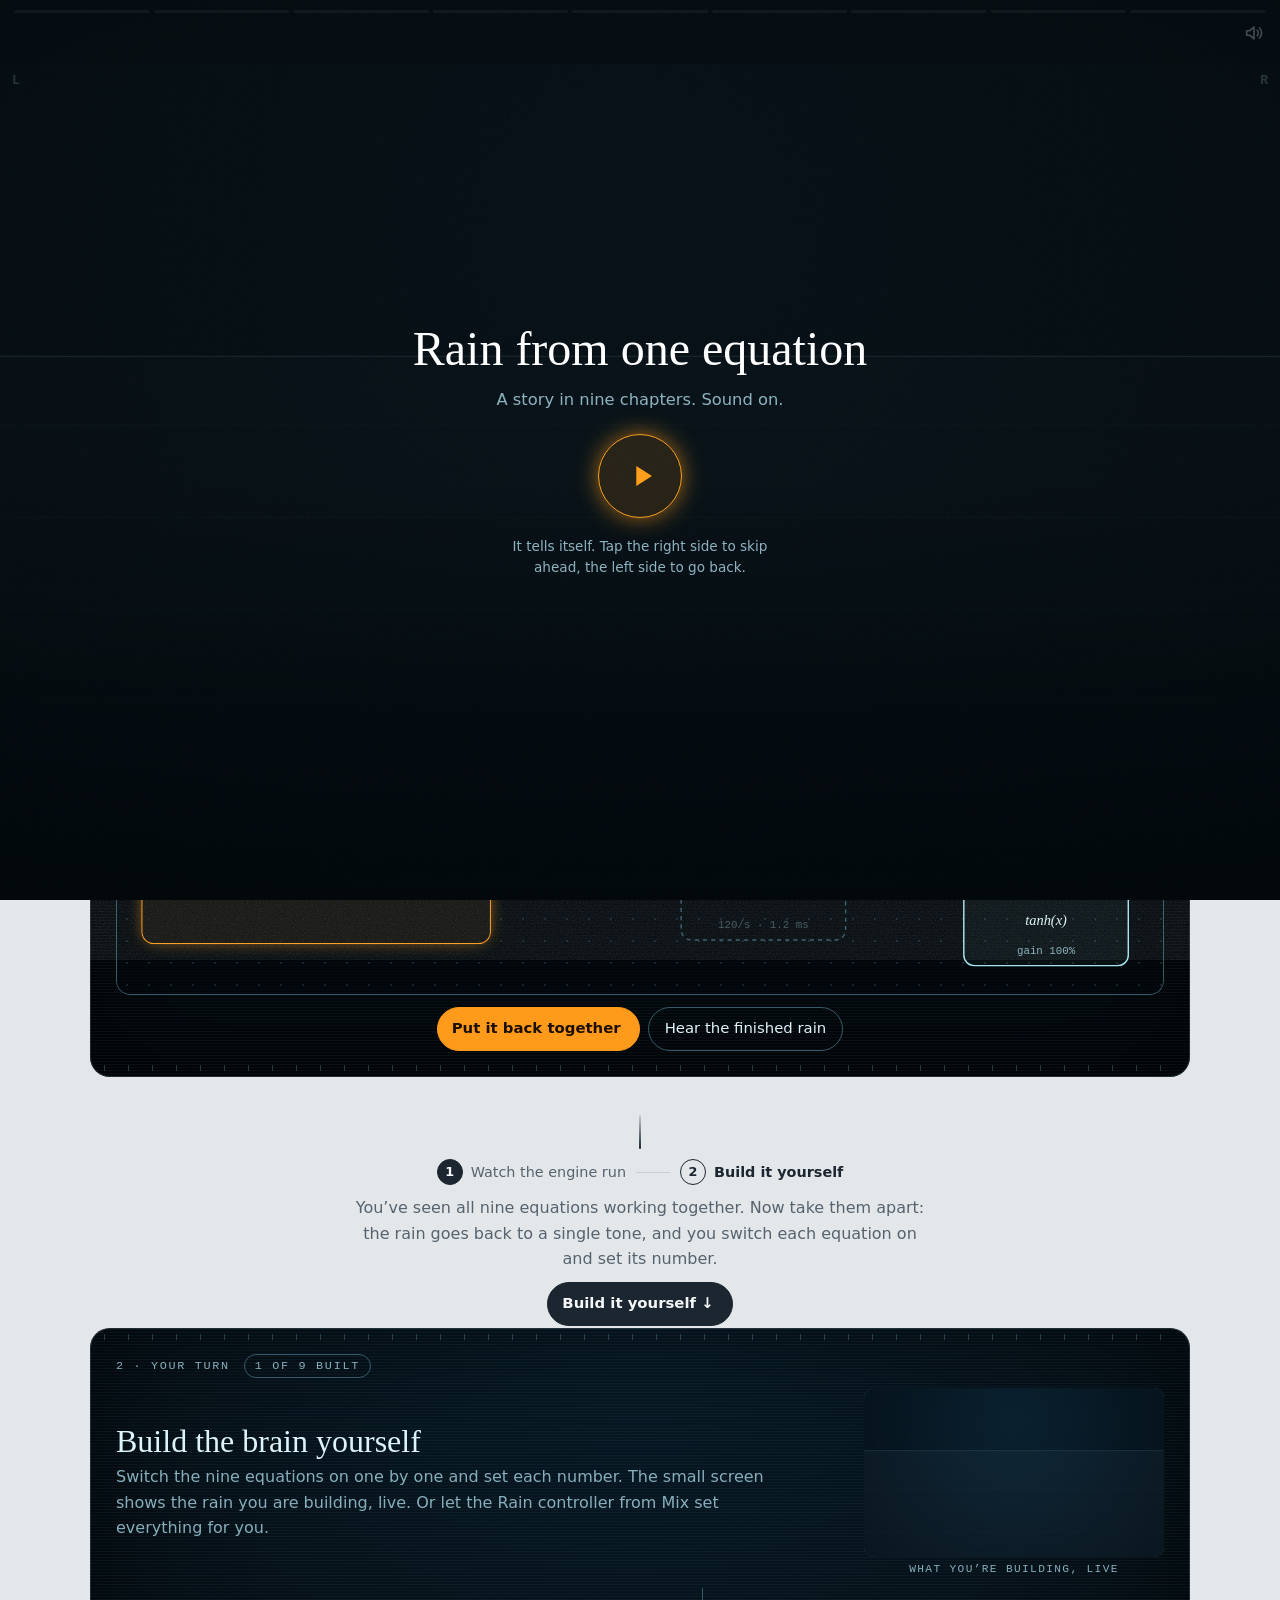
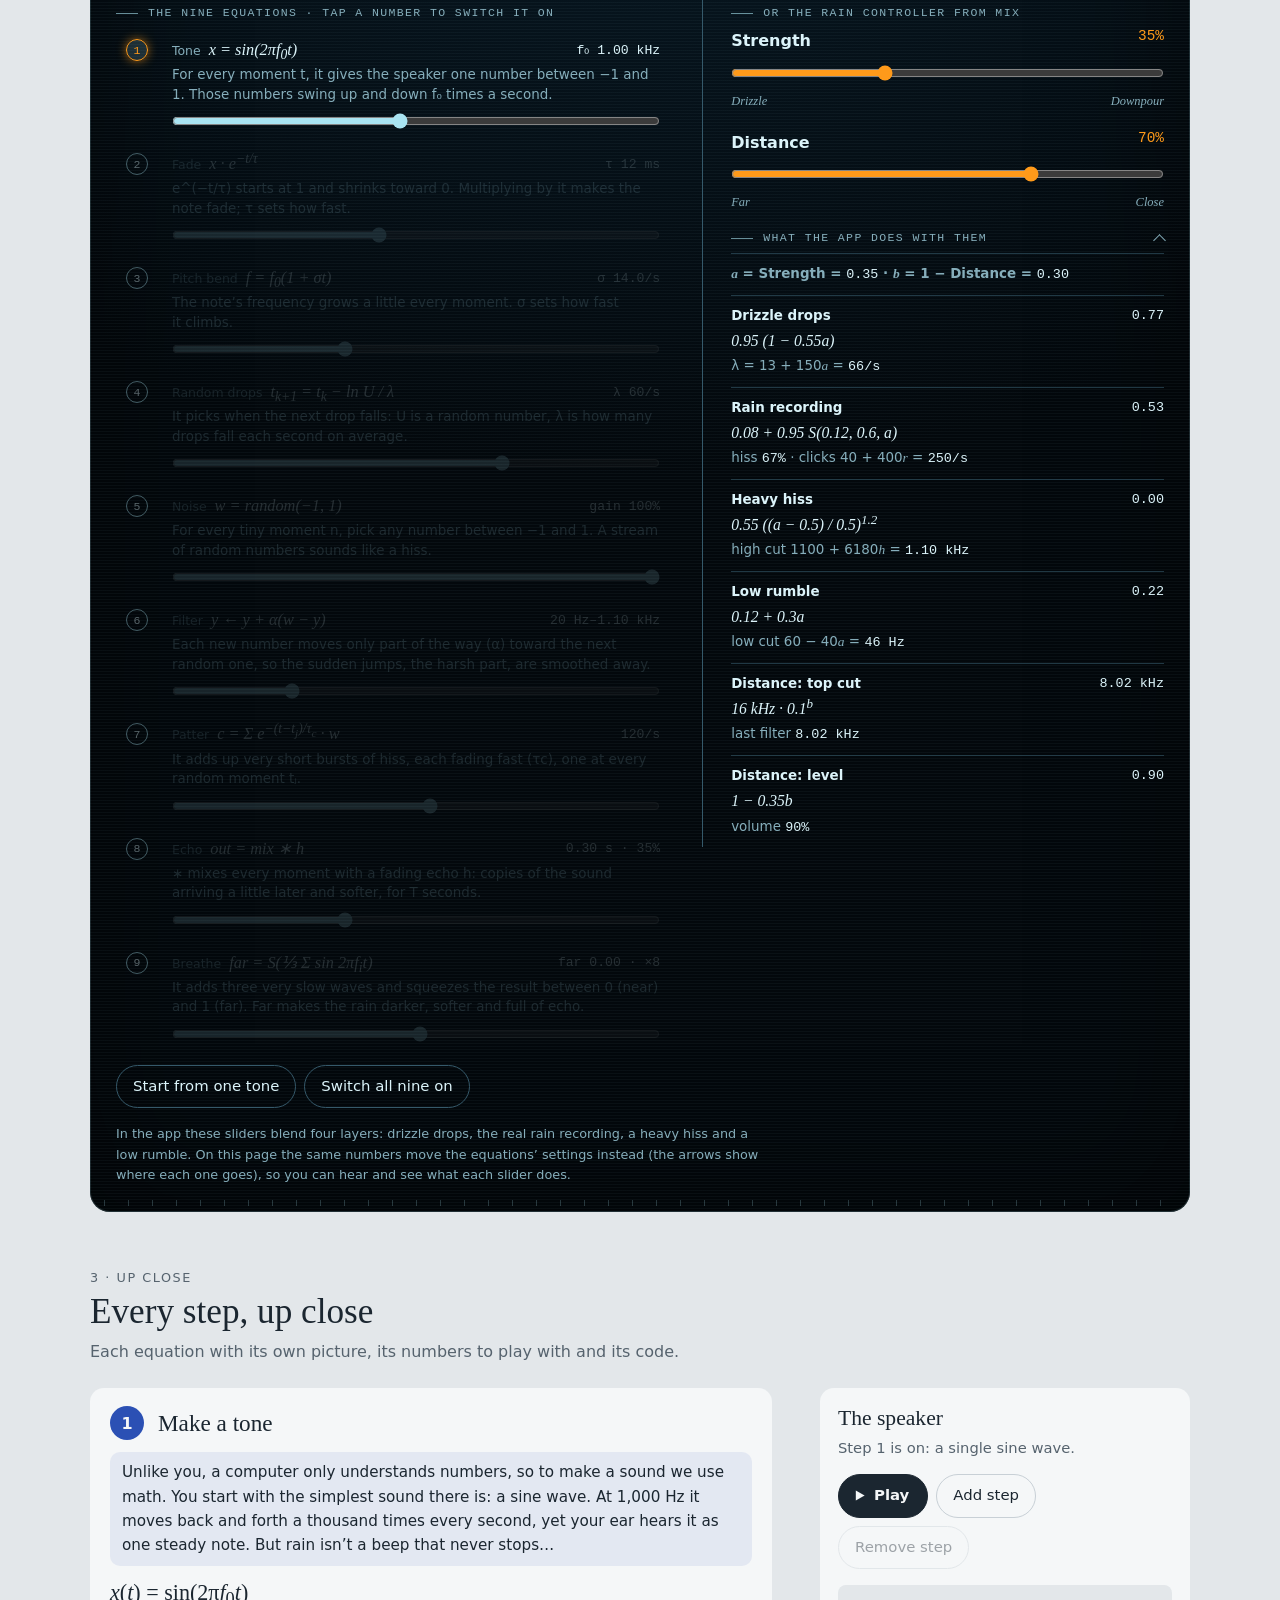
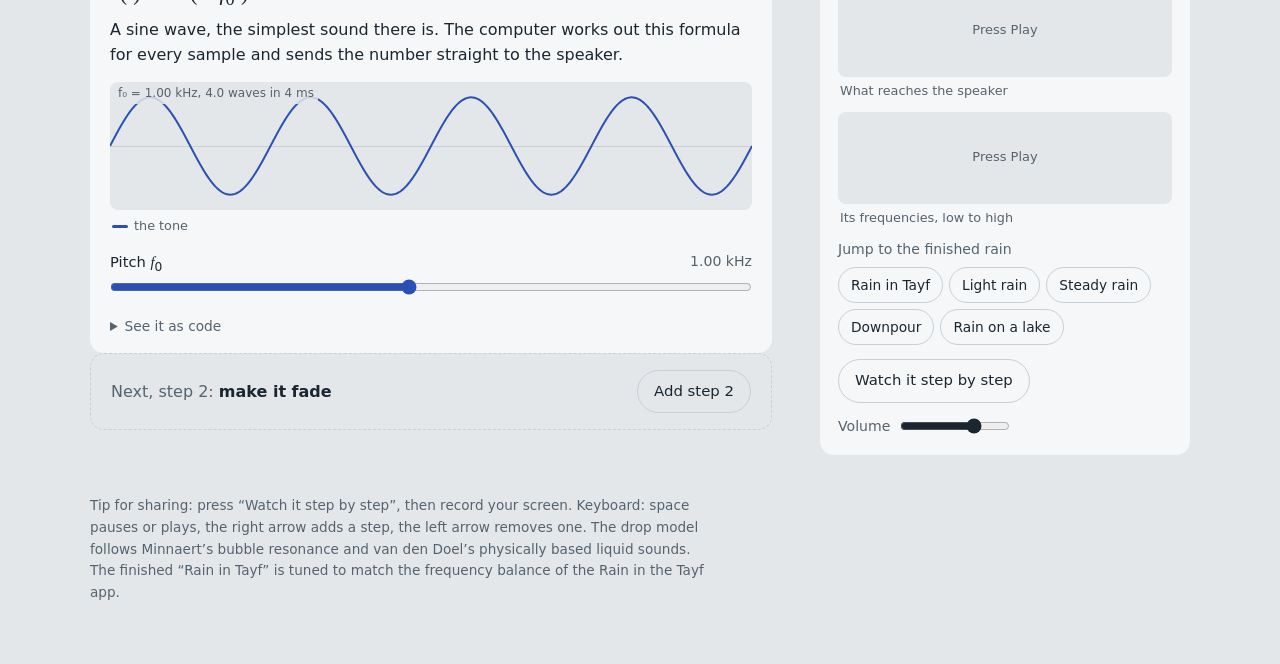
<file: brain.html>
<!doctype html>
<html lang="en">
<head>
<meta charset="utf-8">
<meta name="viewport" content="width=device-width, initial-scale=1, viewport-fit=cover">
<title>Rain engine</title>
<!-- "Rain from one equation" (the rain engine), opened inside Tayf on its own hidden page (index.html #pageRain).
     One file for both languages: it follows the app (?lang=ar, or the app's saved language). No fonts from the
     internet: Arabic uses the app's own Noto Naskh, the rest falls back to the phone's own fonts (works offline). -->
<script>
try {
  var q = new URLSearchParams(location.search).get('lang'), ar = q ? q === 'ar' : localStorage.getItem('tayf_lang_v1') === 'ar';
  if (ar) { document.documentElement.lang = 'ar'; document.documentElement.dir = 'rtl'; }
} catch (e) {}
</script>
<script src="js/core/sw-register.js"></script><!-- local testing: clears a leftover offline copy, so this page is never an old one -->
<link rel="stylesheet" href="css/fonts.css">
<link rel="stylesheet" href="css/brain.css">
</head>
<body>
<div class="wrap">
  <header class="top">
    <h1 data-t="h1">Rain from one equation</h1>
    <p class="lede" data-t="lede">Nothing on this page is a recording. Every sound is calculated while you listen, <span id="rate">48,000</span> times a second, right in your browser. We start with a single sine wave and add one idea at a time until it rains.</p>
    <!-- the page is long: where its three parts are, and the way back to the film -->
    <nav class="jump" aria-label="On this page" data-t-aria="jumpAria">
      <a href="#stage"><b>1</b><span data-t="jump1">Watch</span></a>
      <a href="#stage2"><b>2</b><span data-t="jump2">Build</span></a>
      <a href="#sec3"><b>3</b><span data-t="jump3">Up close</span></a>
      <button type="button" class="film" id="toFilm" data-t="toFilm">Watch the film</button>
    </nav>
  </header>

  <section class="stage" id="stage" aria-labelledby="stageH">
    <div class="stage-head">
      <div>
        <h2 id="stageH" data-t="stageH">Inside the engine</h2>
        <p data-t="stageP">The brain behind the rain is nine small equations.</p>
      </div>
      <div class="modes" role="group" aria-label="Other ways in">
        <button class="btn" id="mBuild" type="button" data-t="mBuild">Build it yourself</button>
        <button class="btn" id="mControl" type="button" data-t="mControl">Control it like in Mix</button>
      </div>
    </div>
    <div class="tour tour-end" id="tourEnd" hidden>
      <h3 data-t="endT">That’s the rain. What next?</h3>
      <div class="tour-choices">
        <button class="btn primary" type="button" id="eAgain" data-t="endAgain">Watch again</button>
        <button class="btn" type="button" id="eBuild" data-t="mBuild">Build it yourself</button>
        <button class="btn" type="button" id="eControl" data-t="mControl">Control it like in Mix</button>
      </div>
    </div>
    <div class="scene">
      <!-- the tour's words sit ON the picture, at its top, with no box (owner): the canvas grows by their height
           and draws the animation below them, so they never cover it -->
      <div class="tour tour-cap" id="tour" hidden aria-live="polite">
        <div class="tour-top"><span class="tour-n" id="tourN"></span>
          <button type="button" class="tour-x" id="tClose" aria-label="Close the tour" data-t-aria="tClose"><svg viewBox="0 0 24 24"><path d="M6 6l12 12M18 6L6 18"/></svg></button></div>
        <p id="tourText"></p>
      </div>
      <!-- THE STORY (js/brain/story.js, English for now): the picture full screen, chapter bars on top, subtitles over it,
           tap right = next, tap left = back. Hidden unless the story runs. -->
      <div class="story" id="story" hidden>
        <div class="st-tap" id="stTap"></div>
        <!-- the film layer: fade from black, the flash when an equation lands, the chapter title card -->
        <i class="st-black" id="stBlack"></i><i class="st-flash" id="stFlash"></i>
        <div class="st-chap" id="stChap" hidden><span>Chapter</span><b id="stChapN"></b><em id="stChapT"></em></div>
        <div class="st-top"><div class="st-bars" id="stBars"></div>
          <div class="st-row"><span id="stCh"></span>
            <button type="button" class="st-skip" id="stSkip" hidden>Skip</button>
            <button type="button" class="st-voice" id="stVoice" aria-label="Voice" aria-pressed="true"><svg viewBox="0 0 24 24" aria-hidden="true"><path d="M4 9.5h3.5L12 5.5v13l-4.5-4H4z"/><path class="w" d="M15.5 9a4.2 4.2 0 0 1 0 6M18 6.5a7.8 7.8 0 0 1 0 11"/><path class="x" d="M16 9.5l5 5M21 9.5l-5 5"/></svg></button></div></div>
        <p class="st-sub" id="stSub"></p>
        <div class="st-card" id="stTitle">
          <h2>Rain from one equation</h2>
          <p>A story in nine chapters. Sound on.</p>
          <button type="button" class="st-play" id="stBegin" aria-label="Begin the story"><svg viewBox="0 0 24 24" aria-hidden="true"><path d="M8 5v14l11-7z"/></svg></button>
          <p class="st-small">It tells itself. Tap the right side to skip ahead, the left side to go back.</p>
          <button type="button" class="st-btn st-skipfilm" id="stSkipFilm" hidden>Skip the film</button>
        </div>
        <div class="st-card st-end" id="stEnd" hidden>
          <ol class="st-eqs" id="stEqs" aria-label="The nine equations"></ol>
          <h2>You built rain.</h2>
          <p>Nine small equations, calculated live, 48,000 times a second.</p>
          <button type="button" class="st-btn main" id="stTry">Try it to understand more</button>
          <button type="button" class="st-btn" id="stAgain">Watch again</button>
        </div>
      </div>
      <canvas id="rainView" role="img" aria-label="Rain falling on water" data-t-aria="sceneAria"></canvas>
      <!-- the tour's controls live ON the picture (owner's sketch): back on the left edge, next on the right edge,
           play / pause bottom left, the step dots + time bar bottom right -->
      <div class="tour-nav" id="tourNav" hidden>
        <button type="button" class="tn prev" id="tPrev" aria-label="Previous step" data-t-aria="tPrev"><svg viewBox="0 0 24 24"><path d="M15 5l-7 7 7 7"/></svg></button>
        <button type="button" class="tn next" id="tNext" aria-label="Next step" data-t-aria="tNext"><svg viewBox="0 0 24 24"><path d="M9 5l7 7-7 7"/></svg></button>
        <button type="button" class="tn play" id="tPause" aria-label="Pause" data-t-aria="tPause"></button>
        <div class="tn-prog"><span class="tour-dots" id="tourDots"></span><div class="tour-bar"><i id="tourFill"></i></div></div>
      </div>
      <!-- step 1 only: how fast the point goes round, from slowed down to the real 1,000 turns a second -->
      <label class="spd" id="sineSpd" hidden><span data-t="spdL">Speed</span><input type="range" id="sineRange" min="0" max="100" value="0" aria-label="Speed"><output id="sineOut"></output></label>
      <!-- step 5 only: the noise slowed down (one pick every 0.4 s: you hear single clicks) or at its real speed (the hiss) -->
      <div class="spd nspd" id="noiseSpd" role="group" hidden><button type="button" id="nSlow" data-t="nSlow" aria-pressed="true">Slowed down</button><button type="button" id="nReal" data-t="nReal" aria-pressed="false">Real speed</button></div>
      <div class="meter" aria-live="off">
        <div class="big"><b id="xRate">0</b><span data-t="mRate">calculations a second</span></div>
        <div><b id="xOps">0</b><span data-t="mOps">calculations so far</span></div>
        <div><b id="xSamples">0</b><span data-t="mSamples">sound samples made</span></div>
        <div><b id="xStream" class="hotnum">0 KB</b><span data-t="mStream">streaming the same would download</span></div>
        <div><b data-t="zeroBytes">0 bytes</b><span data-t="mHere">downloaded here</span></div>
        <span class="wide" data-t="mNote">Streaming counted at 128 kbps, a typical music stream.</span>
      </div>
    </div>
    <div class="engine"><svg id="engine" role="group" aria-label="The engine" data-t-aria="engineAria"></svg>
      <p class="eng-note" id="engNote" aria-live="polite"><b id="engNoteN"></b><span id="engNoteT"></span></p></div>
    <div class="stage-ctl">
      <button class="btn primary" id="apart"></button>
      <button class="btn" id="finished" data-t="finished">Hear the finished rain</button>
    </div>
  </section>

  <!-- the hand-off: above, the engine runs by itself; below, you run it -->
  <div class="bridge" id="bridge">
    <ol class="route">
      <li class="passed"><b>1</b><span data-t="route1">Watch the engine run</span></li>
      <li><b>2</b><span data-t="route2">Build it yourself</span></li>
    </ol>
    <p data-t="bridgeP">You’ve seen all nine equations working together. Now take them apart: the rain goes back to a single tone, and you switch each equation on and set its number.</p>
    <button class="btn primary" id="toBuild" type="button" data-t="toBuild">Build it yourself ↓</button>
  </div>

  <section class="stage stage2" id="stage2" aria-labelledby="ctrlH">
    <p class="eyebrow"><span data-t="eye2">2 · your turn</span><span class="scan-state" id="buildState"></span></p>
    <div class="s2-head">
      <div class="s2-title">
        <h2 id="ctrlH" data-t="ctrlH">Build the brain yourself</h2>
        <p data-t="ctrlP">Switch the nine equations on one by one and set each number. The small screen shows the rain you are building, live. Or let the Rain controller from Mix set everything for you.</p>
      </div>
      <figure class="mini"><canvas id="miniView" aria-hidden="true"></canvas><figcaption data-t="miniCap">what you’re building, live</figcaption></figure>
    </div>
    <div class="s2-body">
      <div class="s2-build">
        <p class="cap" data-t="boardCap">The nine equations · tap a number to switch it on</p>
        <ol class="board" id="board"></ol>
        <div class="build-ctl">
          <button class="btn" id="bClear" data-t="bClear">Start from one tone</button>
          <button class="btn" id="bAll" data-t="bAll">Switch all nine on</button>
        </div>
      </div>
      <div class="s2-mix">
        <p class="cap" data-t="mixCap">Or the Rain controller from Mix</p>
        <div class="knobs">
          <label class="knob" for="mxA">
            <span class="kn"><span data-t="kStrength">Strength</span><output id="mxAo">35%</output></span>
            <input type="range" id="mxA" min="0" max="100" value="35">
            <span class="ends"><i data-t="drizzle">Drizzle</i><i data-t="downpour">Downpour</i></span>
          </label>
          <label class="knob" for="mxB">
            <span class="kn"><span data-t="kDistance">Distance</span><output id="mxBo">70%</output></span>
            <input type="range" id="mxB" min="0" max="100" value="70">
            <span class="ends"><i data-t="far">Far</i><i data-t="close">Close</i></span>
          </label>
        </div>
        <details class="fold" id="calcFold"><summary class="cap" data-t="calcCap">What the app does with them</summary>
        <div class="calc-wrap"><table class="calc" id="calc"></table></div></details>
      </div>
    </div>
    <p class="note" data-t="ctrlNote">In the app these sliders blend four layers: drizzle drops, the real rain recording, a heavy hiss and a low rumble. On this page the same numbers move the equations’ settings instead (the arrows show where each one goes), so you can hear and see what each slider does.</p>
  </section>

  <header class="sec-head" id="sec3">
    <p class="sec-n" data-t="secN">3 · up close</p>
    <h2 data-t="secH">Every step, up close</h2>
    <p data-t="secP">Each equation with its own picture, its numbers to play with and its code.</p>
  </header>
  <div class="layout">
    <main class="pipeline" id="pipeline"></main>

    <aside class="panel" aria-label="Playback" data-t-aria="panel">
      <h2 data-t="speaker">The speaker</h2>
      <p class="status" id="status"></p>
      <div class="transport">
        <button class="btn primary" id="play"></button>
        <button class="btn" id="add" data-t="add">Add step</button>
        <button class="btn" id="remove" data-t="remove">Remove step</button>
      </div>
      <div class="live">
        <canvas id="outWave"></canvas><p data-t="outWave">What reaches the speaker</p>
        <canvas id="outSpec"></canvas><p data-t="outSpec">Its frequencies, low to high</p>
      </div>
      <div class="presets">
        <p data-t="presets">Jump to the finished rain</p>
        <div id="presets"></div>
      </div>
      <div class="extra">
        <button class="btn" id="auto"></button>
        <label class="vol"><span data-t="vol">Volume</span> <input type="range" id="vol" min="0" max="100" value="70"></label>
      </div>
    </aside>
  </div>

  <footer data-t="footer">Tip for sharing: press “Build it automatically”, then record your screen. It plays each step for eight seconds before adding the next. Keyboard: space plays or stops, the right arrow adds a step, the left arrow removes one. The drop model follows Minnaert’s bubble resonance and van den Doel’s physically based liquid sounds. The finished “Rain in Tayf” is tuned to match the frequency balance of the Rain in the Tayf app.</footer>
</div>

<script src="js/tayf/cosmos.js"></script>
<script src="js/brain/brain.js"></script>
<script src="js/brain/story.js"></script>
</body>
</html>
</file>
<file: css/fonts.css>
@font-face{font-family:VT323;font-style:normal;font-weight:400;font-display:swap;src:url(../fonts/vt323.woff2) format("woff2");unicode-range:U+0000-00FF,U+0131,U+0152-0153,U+02BB-02BC,U+02C6,U+02DA,U+02DC,U+2000-206F,U+2074,U+20AC,U+2122,U+2191,U+2193,U+2212,U+2215,U+FEFF,U+FFFD}@font-face{font-family:Noto Naskh Arabic;font-style:normal;font-weight:400 700;font-display:swap;src:url(../fonts/noto-naskh-arabic.woff2) format("woff2");unicode-range:U+0600-06FF,U+0750-077F,U+08A0-08FF,U+FB50-FDFF,U+FE70-FEFF,U+200C-200E,U+2010-2011,U+204F,U+2E41}
</file>
<file: css/themes.css>
:root{--c0:#070403;--c1:#1a1108;--c2:#7a5524;--c3:#2a1c0a;--c4:#7a552433;--c5:#000000aa;--c6:#7a552455;--c7:#ff9a1a;--c8:#ff8a0066;--c9:#ff5a0033;--c10:#120d07;--c11:#000000;--c12:#ffad48;--c13:#ff8a0088;--c16:#060403;--c17:#ff6a0022;--c18:#ff9a1aaa;--c19:#e09a4a;--c48:#1c1408;--c49:#2e1f0c;--c20:#e8a0bd;--c21:#a05a7866;--c30:#d994b0;--c31:#2a1620;--c45:#0a0508;--c46:#a05a78;--c47:#1a0a12;--c14:#8cc4ff;--c15:#1a3150;--c22:#070f1c;--c23:#3a8dff;--c24:#0c1a30;--c25:#3a8dff33;--c26:#04070d;--c27:#070c16;--c28:#04070daa;--c29:#04070d55;--c32:#05080f;--c33:#17253a;--c34:#132036;--c35:#3a8dff44;--c36:#5577a3;--c37:#0a1424;--c38:#3a8dff88;--c39:#3a8dffcc;--c40:#2c4669;--c41:#081830;--c42:#bfe0ff;--c43:#3a8dff11;--c44:#62a6ff;--c50:#070d18;--c51:#3a8dff66;--acc-rgb:58,141,255;--amb-rgb:255,130,20;--screen:#0b0502;--acc:#3a8dff;--acc-hi:#9fd0ff;--acc-glow:rgba(58,141,255,.45);--amb-glow:rgba(255,150,0,.5);--scan:rgba(255,170,60,.22);--ovl:rgba(8,4,2,.86);--fade:rgba(12,5,1,.82);--amb:#ff9a1a;--amb-text:#ffa63a;--amb-soft:#e88a2e;--amb-dim:#a65f22;--amb-line:#7a3f12;--amb-line2:#3e200a;--amb-bg:#150b04;--amb-bg2:#0c0603;--amb-halo:rgba(255,120,0,.22);--bloom:0 0 1px rgba(255,190,110,.85),0 0 8px rgba(255,120,0,.6),0 0 20px rgba(255,90,0,.3);--bloom-soft:0 0 6px rgba(255,120,0,.4),0 0 14px rgba(255,90,0,.15);--glass:radial-gradient(115% 90% at 50% 42%, rgba(255,120,20,.22), rgba(150,50,0,.13) 50%, rgba(30,10,2,.04) 80%), #0b0402}body.pink{--c0:#080305;--c14:#ff9be3;--c15:#4a1a40;--c22:#160812;--c23:#ff38c8;--c24:#24091d;--c25:#ff38c833;--c26:#0a0408;--c27:#12060e;--c28:#0a0408aa;--c29:#0a040855;--c32:#0c0509;--c33:#2e1428;--c34:#26101f;--c35:#ff38c844;--c36:#a35a90;--c37:#1a0a15;--c38:#ff38c888;--c39:#ff38c8cc;--c40:#5e2c54;--c41:#1f0818;--c42:#ffc8f1;--c43:#ff38c811;--c44:#ff5fd2;--c50:#12060f;--c51:#ff38c866;--acc-rgb:255,56,200;--screen:#0b0306;--acc:#ff38c8;--acc-hi:#ffb0ea;--acc-glow:rgba(255,56,200,.45);--scan:rgba(255,150,120,.22);--ovl:rgba(12,3,8,.86);--fade:rgba(14,4,6,.82)}body.nerd{--c0:#050503;--c14:#8dffae;--c15:#173a22;--c22:#06120a;--c23:#36e46a;--c24:#0a1f10;--c25:#36e46a33;--c26:#030805;--c27:#061009;--c28:#030805aa;--c29:#03080555;--c32:#040a06;--c33:#142a1b;--c34:#102216;--c35:#36e46a44;--c36:#4f8e63;--c37:#08160c;--c38:#36e46a88;--c39:#36e46acc;--c40:#24482f;--c41:#071a0d;--c42:#c4ffd5;--c43:#36e46a11;--c44:#5af08a;--c50:#061009;--c51:#36e46a66;--acc-rgb:54,228,106;--screen:#060702;--acc:#36e46a;--acc-hi:#a6ffc0;--acc-glow:rgba(54,228,106,.45);--scan:rgba(90,255,140,.2);--ovl:rgba(1,6,3,.88);--fade:rgba(1,7,3,.84);--c0:#010402;--c2:#1f6b3a;--c3:#0b2414;--c6:#1f6b3a55;--c7:#3dff7a;--c8:#3dff7a66;--c9:#00ff5a33;--c10:#03100a;--c12:#7dffa4;--c13:#3dff7a88;--c16:#010402;--c18:#3dff7aaa;--c19:#6fe895;--c48:#06180c;--c49:#0c2a16;--amb:#3dff7a;--amb-text:#7dffa4;--amb-soft:#4fdc80;--amb-dim:#2c8a4c;--amb-line:#1d6a38;--amb-line2:#0c2e18;--amb-bg:#03120a;--amb-bg2:#020a05;--amb-halo:rgba(40,255,110,.2);--amb-glow:rgba(60,255,120,.5);--amb-rgb:61,255,122;--bloom:0 0 1px rgba(170,255,200,.85),0 0 8px rgba(40,255,110,.6),0 0 20px rgba(0,230,90,.3);--bloom-soft:0 0 6px rgba(40,255,110,.4),0 0 14px rgba(0,230,90,.15);--glass:radial-gradient(115% 90% at 50% 42%, rgba(40,255,110,.16), rgba(0,120,50,.12) 50%, rgba(0,30,10,.04) 80%), #010703}.theme-ico{width:24px;height:24px;display:block}.theme-ico use{display:none}body:not(.pink):not(.nerd) .theme-ico .fig-boys,body.pink .theme-ico .fig-ladies,body.nerd .theme-ico .fig-nerd{display:inline}body.nerd{background:radial-gradient(70% 420px at 50% 280px,rgba(0,255,90,.07),transparent 80%),var(--c0)}body.nerd .crt-card{background-color:#020905;box-shadow:0 0 34px -10px #00ff5a4d,inset 0 0 30px #00000080}body.nerd .visualizer-container{box-shadow:0 0 0 4px #010402,0 0 0 5px var(--amb-line2),0 0 26px #00ff5a38,inset 18px 4px 36px -18px #28ff6e80,inset 0 -20px 40px -20px #00e65a66,inset -22px 0 40px -18px #28ff6e73,inset 0 0 60px #0000008c}body.nerd .unlock-chip{box-shadow:0 0 12px -4px #00ff5a59;text-shadow:0 0 7px rgba(40,255,110,.5)}
</file>
<file: css/base.css>
*{box-sizing:border-box;margin:0;-webkit-user-select:none;user-select:none}:root{--bar-h: 44px;--side: 1.2rem;--brand-h: 2.1rem;--top-pad: .35rem}body{background:radial-gradient(70% 420px at 50% 280px,rgba(255,100,0,.09),transparent 80%),var(--c0);min-height:100vh;position:relative;display:flex;flex-direction:column;align-items:center;justify-content:flex-start;font-family:Courier New,VT323,Share Tech Mono,monospace;padding:0 var(--side) var(--side)}body.lang-ar{font-family:Noto Naskh Arabic,Segoe UI,Tahoma,Courier New,monospace}body:before{content:"";position:fixed;top:0;right:0;bottom:0;left:0;background:repeating-linear-gradient(0deg,rgba(0,0,0,.22) 0px,rgba(0,0,0,.22) 1px,transparent 1px,transparent 3px);pointer-events:none;z-index:999;opacity:.5}.crt-card{background:radial-gradient(110% 30% at 50% 0%,rgba(255,110,10,.07),transparent 70%),#0b0705;border:1px solid var(--amb-line);border-radius:22px;padding:1rem;box-shadow:0 0 34px -10px #ff640059,inset 0 0 30px #00000080;max-width:900px;width:100%;position:relative}.header{position:sticky;top:calc(-1 * var(--brand-h));z-index:40;width:100%;max-width:900px;padding:calc(env(safe-area-inset-top,0px) + var(--top-pad)) 0 .6rem;background:linear-gradient(var(--c0) 86%,transparent)}.brand{height:var(--brand-h);display:flex;align-items:center;gap:10px;padding-inline-start:.2rem;font-weight:400;font-size:1.05rem;letter-spacing:6px;text-transform:uppercase;color:var(--amb);text-shadow:var(--bloom)}.icon-row{display:flex;justify-content:space-between;align-items:center;gap:.5rem}.page-switch{display:flex}.page-switch .hdr-btn{border-radius:0}.page-switch .hdr-btn:first-child{border-start-start-radius:9px;border-end-start-radius:9px}.page-switch .hdr-btn:last-child{border-start-end-radius:9px;border-end-end-radius:9px;margin-inline-start:-1px}.page-switch .hdr-btn.active{background:var(--c41);color:var(--acc-hi);border-color:var(--c23);position:relative;z-index:1}.header-badges{display:flex;gap:8px;align-items:center}body.lang-ar .brand,body.lang-ar .crt-hz,body.lang-ar .crt-clock,body.lang-ar .crt-hint,body.lang-ar .readout-title,body.lang-ar .readout-body,body.lang-ar .row-top .val,body.lang-ar .mode-tab .sub,body.lang-ar .kbd-hint,body.lang-ar .zoom-benefit-item .desc,body.lang-ar .zoom-body{letter-spacing:0;text-transform:none}body.lang-ar .brand{font-size:1.25rem}body.lang-ar .readout-title,body.lang-ar .readout-body{font-size:1.08em;line-height:1.6}body.lang-ar .mode-tab .sub{font-size:.62rem}body.lang-ar .kbd-hint{font-size:.7rem;line-height:1.8}body.lang-ar .row-top .val{direction:ltr;unicode-bidi:isolate}svg.ico{display:block;width:22px;height:22px;fill:none;stroke:currentColor;stroke-width:1.7;stroke-linecap:round;stroke-linejoin:round;overflow:visible}.hdr-btn{flex:none;width:var(--bar-h);height:var(--bar-h);padding:0;background:var(--c26);border:1px solid var(--c15);border-radius:10px;color:var(--c14);font-family:inherit;font-size:1.15rem;line-height:1;cursor:pointer;transition:.15s;display:inline-flex;align-items:center;justify-content:center}.hdr-btn svg{width:22px;height:22px;display:block}.hdr-btn:hover{border-color:var(--c23);color:var(--acc-hi)}.hdr-btn:focus-visible{outline:2px solid var(--c7);outline-offset:2px}.hdr-btn.lang-btn{font-weight:700;font-family:Courier New,monospace;font-size:1.15rem;letter-spacing:0}body.lang-ar .hdr-btn.lang-btn{font-family:Noto Naskh Arabic,Segoe UI,Tahoma,sans-serif}.page-switch .hdr-btn{color:var(--c36)}.theme-pop{position:absolute;top:calc(100% - .35rem);inset-inline-end:calc(var(--bar-h) + 1px);z-index:41;display:flex;gap:.4rem;padding:.45rem;border-radius:12px;background:var(--c50);border:1px solid var(--c15);box-shadow:0 8px 28px #000c}.theme-opt{position:relative;width:var(--bar-h);height:var(--bar-h);padding:0;display:flex;align-items:center;justify-content:center;background:var(--c26);border:1px solid var(--c15);border-radius:10px;color:#7fb4ff;cursor:pointer}.theme-opt svg{width:24px;height:24px}.theme-opt:hover{border-color:var(--c23)}.theme-opt[aria-checked=true]{border-color:var(--c23);background:var(--c41)}.theme-opt[data-theme=pink]{color:#ff8fd8}.theme-opt[data-theme=nerd]{color:#7dffa2}body:not(.paid) .theme-opt[data-theme=nerd]:after{content:"";position:absolute;right:3px;bottom:3px;width:10px;height:11px;background:var(--c12);-webkit-mask:var(--lock) center/contain no-repeat;mask:var(--lock) center/contain no-repeat}:root{--lock:url("data:image/svg+xml,%3Csvg xmlns='http://www.w3.org/2000/svg' viewBox='0 0 24 26'%3E%3Cpath d='M6 11V8a6 6 0 0 1 12 0v3h1.5A1.5 1.5 0 0 1 21 12.5v11a1.5 1.5 0 0 1-1.5 1.5h-15A1.5 1.5 0 0 1 3 23.5v-11A1.5 1.5 0 0 1 4.5 11zm3 0h6V8a3 3 0 0 0-6 0z'/%3E%3C/svg%3E")}@media (max-width: 500px){:root{--side: .6rem}.crt-card{padding:.7rem;border-radius:18px}}@media (max-width: 360px){.header-badges{gap:5px}}@media (max-width: 340px){:root{--bar-h: 40px}}.preset-btn,.mode-tab,.noise-tab,.section-title,.row-top,.adv-toggle,.sleep-set,.tool-btn,.custom-chip,.custom-label,.out-title,.out-opt,.amb-bar button,.hdr-btn,.kbd-hint{text-shadow:0 0 6px var(--c51)}.preset-btn.active,.custom-chip.active{text-shadow:none}svg.ico{filter:drop-shadow(0 0 2.5px var(--c51))}.preset-btn.active svg.ico{filter:none}.header-badges{position:relative}.hdr-menu{position:absolute;top:calc(100% + .45rem);inset-inline-end:0;z-index:42;min-width:12.5rem;display:flex;flex-direction:column;gap:4px;padding:.4rem;border-radius:12px;background:var(--c50);border:1px solid var(--c15);box-shadow:0 10px 30px #000c;transform-origin:top;animation:hdrDrop .16s ease-out}@keyframes hdrDrop{0%{opacity:0;transform:translateY(-6px)}to{opacity:1;transform:none}}.hdr-item{position:relative;display:flex;align-items:center;gap:.7rem;padding-inline-end:.7rem;border-radius:10px;cursor:pointer;font-family:VT323,monospace;font-size:1.1rem;letter-spacing:1.5px;text-transform:uppercase;color:var(--c14);text-shadow:0 0 4px rgba(var(--acc-rgb),.5)}.hdr-item:hover{background:rgba(var(--acc-rgb),.08)}.hdr-lbl{flex:1;white-space:nowrap}.hdr-side{width:16px;height:16px;opacity:.7}body.lang-ar .hdr-side{transform:scaleX(-1)}body.lang-ar .hdr-item{font-family:Noto Naskh Arabic,Segoe UI,Tahoma,sans-serif;letter-spacing:0;text-transform:none;font-size:1rem}body:not(.lang-ar) .hdr-lbl[data-k=lang]{font-family:Noto Naskh Arabic,Segoe UI,Tahoma,sans-serif;text-transform:none;letter-spacing:0;font-size:1rem}body.lang-ar .hdr-lbl[data-k=lang]{font-family:VT323,monospace;letter-spacing:1.5px;text-transform:uppercase;font-size:1.1rem}.hdr-menu{box-shadow:0 16px 44px #000000f2,0 4px 12px #000c,0 0 18px -6px rgba(var(--acc-rgb),.45)}.hdr-menu .hdr-item>.hdr-btn:not(.on),.hdr-menu .hdr-item:hover>.hdr-btn:not(.on){background:none;border-color:transparent;box-shadow:none}.hdr-menu .hdr-item>.hdr-btn:not(.on):before{display:none}.hdr-item:active,.hdr-item:has(.theme-btn[aria-expanded=true]){background:rgba(var(--acc-rgb),.14)}.hdr-item+.hdr-item{box-shadow:0 -1px rgba(var(--acc-rgb),.1)}.hdr-item-theme .theme-pop{position:absolute;top:50%;transform:translateY(-50%);inset-inline-end:calc(100% + .6rem);z-index:43;flex-direction:row}.gear-btn.on{border-color:var(--c23);color:var(--acc-hi)}.gear-btn svg{transition:transform .25s}.gear-btn.on svg{transform:rotate(45deg)}.gear-btn.words-on:after{content:"";position:absolute;top:6px;inset-inline-end:6px;width:6px;height:6px;border-radius:50%;background:var(--c7);box-shadow:0 0 6px var(--c7)}.knob-wrap{position:absolute;z-index:12;right:.7rem;bottom:.55rem;display:flex;flex-direction:column;align-items:center;gap:.3rem}body.lang-ar .knob-wrap{right:auto;left:.7rem}.vol-knob{position:relative;width:62px;cursor:grab;touch-action:none;outline:none;display:flex;flex-direction:column;align-items:center;gap:0}.out-pair{display:flex;gap:3px;direction:ltr}.out-pair button{width:30px;height:24px;padding:0;display:inline-flex;align-items:center;justify-content:center;cursor:pointer;background:#00000059;border:1px solid rgba(var(--amb-rgb),.28);color:rgba(var(--amb-rgb),.55);border-radius:6px}.out-pair button svg.ico{width:16px;height:16px;filter:none}.out-pair button.on{color:var(--amb-text);border-color:var(--amb);background:rgba(var(--amb-rgb),.16);box-shadow:0 0 8px rgba(var(--amb-rgb),.45)}.out-pair button.on svg.ico{filter:drop-shadow(0 0 3px rgba(var(--amb-rgb),.9))}.amb-vol-pop .out-pair{flex:none}.vol-knob.turning{cursor:grabbing}.vol-knob svg{display:block;width:62px;height:62px;overflow:visible}.vol-knob .k-track{fill:none;stroke:rgba(var(--amb-rgb),.18);stroke-width:3.5;stroke-linecap:round}.vol-knob .k-val{fill:none;stroke:var(--amb);stroke-width:3.5;stroke-linecap:round;filter:drop-shadow(0 0 3px rgba(var(--amb-rgb),.9))}.vol-knob .k-body{fill:#0c0806;stroke:rgba(var(--acc-rgb),.55);stroke-width:1.2;filter:drop-shadow(0 2px 3px rgba(0,0,0,.8))}.vol-knob .k-tick{stroke:var(--amb-text);stroke-width:2.6;stroke-linecap:round;filter:drop-shadow(0 0 3px rgba(var(--amb-rgb),.9))}.vol-knob .k-pct{margin-top:-6px;font-family:VT323,monospace;font-size:1rem;line-height:1;letter-spacing:1px;color:var(--amb-text);text-shadow:var(--bloom-soft);font-variant-numeric:tabular-nums;pointer-events:none}body.lang-ar .vol-knob .k-pct{font-family:Noto Naskh Arabic,Segoe UI,Tahoma,sans-serif;font-size:.875rem;letter-spacing:0}.vol-knob:focus-visible .k-body{stroke:var(--amb-text);stroke-width:2}.vol-knob.muted .k-val,.vol-knob.muted .k-tick{opacity:.3}.vol-knob.muted .k-pct{color:var(--c20, #ff5a4a)}#pageMix .mix-vol-row{display:none}body .status-led{background:#c0261c;border-color:#3a0805;box-shadow:0 0 6px #ff28198c}body .status-led.on{background:#36ff6e;border-color:#04310f;box-shadow:0 0 8px #36ff6e,0 0 18px #36ff6e80}.theme-opt .swatch{display:block;width:22px;height:22px;border-radius:50%;background:#2f8cff;box-shadow:0 0 0 2px #0009,0 0 8px #2f8cff8c}.theme-opt[data-theme=pink] .swatch{background:#ff3fb4;box-shadow:0 0 0 2px #0009,0 0 8px #ff3fb48c}.theme-opt[data-theme=nerd] .swatch{background:#2bff73;box-shadow:0 0 0 2px #0009,0 0 8px #2bff7380}.theme-opt[aria-checked=true] .swatch{box-shadow:0 0 0 2px #05060a,0 0 0 4px var(--amb-text),0 0 10px rgba(var(--amb-rgb),.6)}.share-note{position:fixed;left:50%;bottom:calc(24px + env(safe-area-inset-bottom));transform:translate(-50%,12px);z-index:60;max-width:calc(100vw - 32px);padding:10px 16px;border:1px solid var(--acc);border-radius:10px;background:#000000e0;color:var(--amb-text);font:18px/1.3 VT323,monospace;opacity:0;pointer-events:none;transition:opacity .2s,transform .2s}.share-note.on{opacity:1;transform:translate(-50%)}body.lang-ar .share-note{font-family:Noto Naskh Arabic,sans-serif;font-size:15px}.hdr-val{flex:none;color:var(--amb-text);text-shadow:var(--bloom-soft);font-size:1rem}.hdr-val:empty{display:none}.hdr-menu-sep{height:1px;margin:.15rem .5rem;background:rgba(var(--acc-rgb),.25)}body:not(.paid) .hdr-timer .hdr-lbl:after,body:not(.paid) .hdr-save .hdr-lbl:after{content:"";display:inline-block;width:.75em;height:.85em;margin-inline-start:.45em;vertical-align:-.05em;background:currentColor;-webkit-mask:var(--lock) center/contain no-repeat;mask:var(--lock) center/contain no-repeat}body.page-ambient .hdr-save{display:none}.tools-block,#mixTimer,#ambTimer{display:none!important}.out-btn .ico-phone,body.out-phone .out-btn .ico-head{display:none}body.out-phone .out-btn .ico-phone{display:block}body.out-phone .out-btn{color:var(--c14);border-color:var(--c23);box-shadow:0 0 12px var(--c25)}.crt-clock.counting{color:var(--amb-text);text-shadow:var(--bloom)}
</file>
<file: css/tayf.css>
.visualizer-container{position:relative;width:100%;margin:0 0 .8rem;border-radius:22px/26px;overflow:hidden;background:var(--glass);border:1px solid #000;box-shadow:0 0 0 4px #060302,0 0 0 5px var(--amb-line2),0 0 26px #ff640047,inset 18px 4px 36px -18px #ff6e0099,inset 0 -20px 40px -20px #ff5a0073,inset -22px 0 40px -18px var(--acc-glow),inset 0 0 60px #0000008c}.visualizer-container:after{content:"";position:absolute;top:0;right:0;bottom:0;left:0;pointer-events:none;z-index:10;border-radius:inherit;background:linear-gradient(165deg,#ffebc817,#fff0 30%),radial-gradient(125% 115% at 50% 45%,#0000 52%,#0000009e),repeating-linear-gradient(0deg,#00000061 0px 1px,#ff962809 1px 3px)}.visualizer-container:before{content:"";position:absolute;top:0;left:0;right:0;height:2px;background:var(--scan);box-shadow:0 0 10px var(--acc-glow);animation:scanline 5s linear infinite;z-index:11;pointer-events:none}@keyframes scanline{0%{top:0;opacity:0}10%{opacity:1}90%{opacity:1}to{top:100%;opacity:0}}canvas{display:block;width:100%;height:auto;aspect-ratio:800 / 480;cursor:pointer;background:transparent}.crt-expand{position:absolute;top:8px;inset-inline-end:8px;z-index:12;width:44px;height:44px;padding:0;border-radius:10px;display:flex;align-items:center;justify-content:center;background:#14080280;border:1px solid var(--amb-line);color:var(--amb-text);cursor:pointer;opacity:.85;transition:opacity .15s,border-color .15s,box-shadow .15s,transform .1s}.crt-expand:hover{opacity:1;border-color:var(--amb);box-shadow:0 0 12px var(--amb-halo)}.crt-expand:active{transform:scale(.94)}.crt-expand svg{width:20px;height:20px;pointer-events:none}@media (max-width:500px){.crt-expand{top:6px;inset-inline-end:6px}}.crt-hz,.crt-clock,.crt-hint{position:absolute;z-index:11;pointer-events:none;font-variant-numeric:tabular-nums}.crt-hz{top:.6rem;left:.95rem;color:var(--c12);direction:ltr;unicode-bidi:isolate;font-family:VT323,Courier New,monospace;font-size:1.05rem;letter-spacing:2px;line-height:1;text-shadow:var(--bloom)}.crt-hz strong{font-weight:400;font-size:2.9rem;margin-inline-end:.2rem;color:var(--c12)}.crt-hz span{color:var(--c14);text-shadow:0 0 10px var(--acc-glow)}.crt-clock{top:.9rem;right:4rem;color:var(--c14);direction:ltr;unicode-bidi:isolate;font-family:VT323,Courier New,monospace;font-size:1.2rem;letter-spacing:2px;line-height:1;text-shadow:0 0 10px var(--acc-glow)}.crt-hint{left:0;right:0;top:25%;transform:translateY(-50%);text-align:center;padding:0 1rem;font-family:VT323,Courier New,monospace;font-size:1.1rem;letter-spacing:3px;text-transform:uppercase;color:var(--amb-text);text-shadow:var(--bloom);transition:opacity .25s}.crt-hint:empty{opacity:0}.crt-hint .big{display:block;font-size:2.4rem;letter-spacing:0;line-height:1;margin-bottom:.15rem;color:var(--c12);text-shadow:var(--bloom)}body.tayf-paused .crt-hint{animation:blink 1.6s steps(1) infinite}body.lang-ar .crt-hint{font-family:Noto Naskh Arabic,Segoe UI,Tahoma,sans-serif;font-size:1rem}body.lang-ar .crt-hz{left:auto;right:.95rem}body.lang-ar .crt-clock{right:auto;left:4rem}body.lang-ar .crt-hz span{font-family:Noto Naskh Arabic,Segoe UI,Tahoma,sans-serif;font-size:1.15rem;letter-spacing:0}body.tayf-playing .crt-hint .big{margin:0;opacity:.55;animation:hintRest 3s ease forwards}@keyframes hintRest{to{opacity:.16}}@media (max-width:500px){.crt-hz strong{font-size:2.2rem}.crt-clock{top:.85rem;right:3.6rem;font-size:1.1rem}body.lang-ar .crt-clock{right:auto;left:3.6rem}.crt-hint{font-size:1rem;letter-spacing:2px;top:28%}.crt-hint .big{font-size:1.8rem}}.screen-readout{position:absolute;left:0;right:0;bottom:0;z-index:5;pointer-events:none;padding:1.7rem 1rem .7rem;background:linear-gradient(transparent,var(--fade) 42%);font-family:VT323,monospace;font-size:clamp(1rem,2.3vw,1.2rem);line-height:1.25;white-space:pre-wrap}body.lang-ar .screen-readout{text-align:right;direction:rtl;font-family:Noto Naskh Arabic,Segoe UI,Tahoma,sans-serif;font-size:.9rem;line-height:1.6}.readout-title{color:var(--c12);letter-spacing:2px;margin-bottom:.2rem;text-shadow:var(--bloom);overflow-wrap:anywhere;word-break:break-word;unicode-bidi:plaintext}body.lang-ar .readout-title{letter-spacing:0}.readout-title.warn{color:var(--c12);text-shadow:0 0 8px var(--c18)}.readout-body{color:var(--c14);text-shadow:0 0 8px var(--acc-glow);overflow-wrap:anywhere;word-break:break-word;unicode-bidi:plaintext;max-height:5em;overflow:hidden}body.lang-ar .readout-body{max-height:6.4em}.screen-readout.clipped .readout-body{-webkit-mask-image:linear-gradient(#000 60%,transparent);mask-image:linear-gradient(#000 60%,transparent)}.readout-more{display:none;position:absolute;bottom:.35rem;inset-inline-end:.7rem;pointer-events:auto;cursor:pointer;min-height:32px;padding:0 .7rem;border-radius:8px;background:#140802bf;border:1px solid var(--amb-line);color:var(--amb-text);font-family:VT323,monospace;font-size:1rem;letter-spacing:2px;text-shadow:var(--bloom)}body.lang-ar .readout-more{font-family:Noto Naskh Arabic,Segoe UI,Tahoma,sans-serif;letter-spacing:0;font-size:.9rem}.screen-readout.clipped .readout-more{display:block}#readoutWarn{color:var(--c14);text-shadow:0 0 8px var(--acc-glow)}#readoutWarn.warn{color:var(--c20);text-shadow:0 0 6px var(--c21)}.cur{display:inline-block;width:.55em;height:1em;background:var(--c14);box-shadow:0 0 8px var(--acc-glow);vertical-align:-2px;margin-left:1px;animation:blink 1s steps(1) infinite}body.lang-ar .cur{margin-left:0;margin-right:1px}@keyframes blink{50%{opacity:0}}.vol-row{position:relative;display:flex;align-items:center;gap:.55rem;margin:0 0 .7rem}.vol-row input{flex:1;min-width:0}.vol-row .val{flex:none;min-width:2.6rem;text-align:end;color:var(--c12);font-family:VT323,Courier New,monospace;font-size:1.1rem;font-variant-numeric:tabular-nums;text-shadow:0 0 6px var(--c8)}.vol-btn{flex:none;width:40px;height:40px;padding:0;display:flex;align-items:center;justify-content:center;background:none;border:1px solid transparent;border-radius:10px;color:var(--c14);cursor:pointer;transition:all .15s}.vol-btn svg{width:22px;height:22px;display:block}.vol-btn:hover{border-color:var(--c15)}.vol-btn .ico-off,.vol-btn[aria-pressed=true] .ico-on{display:none}.vol-btn[aria-pressed=true] .ico-off{display:inline}#muteBtn[aria-pressed=true]{color:var(--c20)}.out-btn{border-color:var(--c15);background:var(--c26)}.out-btn .ico-car,body.car-on .out-btn .ico-head{display:none}body.car-on .out-btn .ico-car{display:block}body.car-on .out-btn{color:var(--c14);border-color:var(--c23);box-shadow:0 0 12px var(--c25)}.out-pop{position:absolute;bottom:calc(100% + .4rem);inset-inline-end:0;z-index:20;width:min(17.5rem,100%);padding:.55rem;border-radius:12px;background:var(--c50);border:1px solid var(--c15);box-shadow:0 10px 30px #000c}.out-title{font-size:.6rem;letter-spacing:3px;color:var(--c36);text-transform:uppercase;margin:0 .2rem .4rem}.out-opt{width:100%;display:flex;align-items:center;gap:.65rem;text-align:start;padding:.5rem .6rem;margin-top:.3rem;background:var(--c26);border:1px solid var(--c34);border-radius:9px;color:var(--c14);cursor:pointer;font-family:inherit}.out-opt svg{width:24px;height:24px;flex:none}.out-opt b{display:block;font-family:VT323,Courier New,monospace;font-weight:400;font-size:1rem;letter-spacing:2px}.out-opt small{display:block;font-size:.66rem;line-height:1.35;color:var(--c36);margin-top:.1rem}.out-opt[aria-checked=true]{border-color:var(--c23);background:var(--c41);color:var(--c42)}body.lang-ar .out-title,body.lang-ar .out-opt b{font-family:Noto Naskh Arabic,Segoe UI,Tahoma,sans-serif;letter-spacing:0}body.lang-ar .out-opt small{font-size:.74rem}@media (pointer:coarse){.vol-btn{width:44px;height:44px}}.presets-row{display:grid;grid-template-columns:repeat(9,1fr);gap:.35rem;margin-bottom:.7rem}.preset-btn.preset-wide{grid-column:1 / -1}.preset-sub{display:block;font-size:16px;letter-spacing:1px;text-transform:none;font-weight:400;opacity:.72;margin-top:1px}body.lang-ar .preset-sub{font-size:14px;letter-spacing:0}@media (max-width: 700px){.presets-row{grid-template-columns:repeat(3,1fr)}}.preset-btn{position:relative;background:var(--c26);border:1px solid var(--c15);color:var(--c14);padding:.45rem .2rem;border-radius:8px;font-family:VT323,Courier New,monospace;font-size:.8rem;letter-spacing:1px;cursor:pointer;text-transform:uppercase;transition:all .15s;line-height:1.1}body.lang-ar .preset-btn{font-family:Noto Naskh Arabic,Segoe UI,Tahoma,sans-serif;text-transform:none;letter-spacing:0;font-size:.84rem}.preset-btn:hover{border-color:var(--c23)}.preset-btn.active{background:var(--c23);color:var(--c26);border-color:var(--c23);font-weight:700;box-shadow:0 0 14px var(--c25)}.preset-btn.active:after{content:"";position:absolute;top:5px;inset-inline-end:5px;width:5px;height:5px;border-radius:50%;background:var(--c49);transition:background .2s}body.tayf-playing .preset-btn.active:after{background:var(--c7);box-shadow:0 0 8px var(--c7);animation:pulse 1.6s ease-in-out infinite}@keyframes pulse{50%{opacity:.35}}.control-panel{display:flex;flex-direction:column;gap:.55rem}.control-grid{display:grid;grid-template-columns:1.2fr 1fr;gap:.55rem}@media (max-width: 640px){.control-grid{grid-template-columns:1fr}}.control-column{display:flex;flex-direction:column;gap:.55rem}.control-block{background:#00000040;border:1px solid var(--c34);border-radius:12px;padding:.5rem .65rem .6rem}.section-title{font-size:.62rem;letter-spacing:3px;text-transform:uppercase;color:var(--c23);margin-bottom:.45rem;display:flex;align-items:center;gap:8px;font-weight:400}body.lang-ar .section-title{font-family:Noto Naskh Arabic,Segoe UI,Tahoma,sans-serif;text-transform:none;letter-spacing:0;font-size:.76rem}.section-title:after{content:"";flex:1;border-top:1px dashed var(--c35)}.row{display:flex;flex-direction:column;gap:.2rem;margin-top:.5rem}.row-top{display:flex;justify-content:space-between;align-items:baseline;font-size:.65rem;letter-spacing:2px;text-transform:uppercase;color:var(--c36)}body.lang-ar .row-top{font-family:Noto Naskh Arabic,Segoe UI,Tahoma,sans-serif;text-transform:none;letter-spacing:0;font-size:.78rem}.row-top .val{color:var(--c12);font-variant-numeric:tabular-nums;padding:0 .2rem;letter-spacing:1px;font-size:.72rem;text-shadow:0 0 6px var(--c8)}input[type=range]{-webkit-appearance:none;appearance:none;width:100%;height:4px;border-radius:20px;outline:none;border:1px solid var(--c34);background:var(--c37)}body.lang-ar input[type=range]{direction:ltr}input[type=range]::-webkit-slider-thumb{-webkit-appearance:none;width:14px;height:14px;border-radius:50%;border:2px solid var(--acc-hi);cursor:pointer;background:var(--c23);box-shadow:0 0 8px var(--c38);transition:transform .1s}input[type=range]::-webkit-slider-thumb:hover{transform:scale(1.15)}input[type=range]::-moz-range-thumb{width:12px;height:12px;border-radius:50%;cursor:pointer;border:2px solid var(--acc-hi);background:var(--c23);box-shadow:0 0 8px var(--c38)}.mode-tabs,.noise-tabs{display:flex;gap:.3rem}.mode-tab,.noise-tab{flex:1;min-width:0;background:var(--c26);border:1px solid var(--c34);padding:.35rem .3rem;border-radius:7px;color:var(--c36);font-family:VT323,Courier New,monospace;font-size:.82rem;letter-spacing:1px;cursor:pointer;text-transform:uppercase;transition:all .12s ease;text-align:center;overflow-wrap:anywhere;word-break:break-word}body.lang-ar .mode-tab,body.lang-ar .noise-tab{font-family:Noto Naskh Arabic,Segoe UI,Tahoma,sans-serif;text-transform:none;letter-spacing:0;font-size:.85rem}.mode-tab .sub{display:block;font-size:.5rem;letter-spacing:1px;color:var(--c40);margin-top:2px;text-transform:none}.mode-tab.active,.noise-tab.active{background:var(--c41);border-color:var(--c23);color:var(--c42)}.mode-tab.active .sub{color:var(--c44)}@media (max-width: 500px){.mode-tab,.noise-tab{font-size:.7rem;padding:.35rem .1rem;letter-spacing:0}}.panel-actions{display:flex;flex-wrap:wrap;gap:.4rem}.adv-toggle{flex:1 1 7rem;background:none;border:1px dashed var(--c15);color:var(--c36);border-radius:9px;padding:.45rem;display:inline-flex;align-items:center;justify-content:center;gap:.45rem;font-family:VT323,Courier New,monospace;font-size:.85rem;letter-spacing:2px;text-transform:uppercase;cursor:pointer;transition:all .12s}body.lang-ar .adv-toggle{font-family:Noto Naskh Arabic,Segoe UI,Tahoma,sans-serif;letter-spacing:0;text-transform:none;font-size:.88rem}.adv-toggle:hover,.adv-toggle[aria-expanded=true]{color:var(--c14);border-color:var(--c23)}.adv-toggle svg,.tool-btn svg,.sleep-set svg{width:17px;height:17px;flex:none}#advToggleLbl{white-space:nowrap}.unlock-chip{flex:2 1 13rem;background:none;border:1px solid var(--amb-line);color:var(--c12);border-radius:9px;padding:.45rem .5rem;white-space:nowrap;box-shadow:0 0 12px -4px #ff640066;text-shadow:0 0 7px rgba(255,120,0,.5);font-family:VT323,Courier New,monospace;font-size:.85rem;letter-spacing:1px;text-transform:uppercase;cursor:pointer;transition:all .12s}.unlock-chip:hover{border-color:var(--c7)}.unlock-chip.due{border-color:var(--c7);color:var(--c7);box-shadow:0 0 12px var(--c8)}body.paid .unlock-chip:not(.due){display:none}body.lang-ar .unlock-chip{font-family:Noto Naskh Arabic,Segoe UI,Tahoma,sans-serif;letter-spacing:0;text-transform:none;font-size:.88rem}@media (pointer:coarse){.unlock-chip,.adv-toggle{min-height:44px}}.lock-ico:after,body:not(.paid) #advToggleLbl:after,body:not(.paid) #ambTimer .lbl:after{content:"";display:inline-block;width:.8em;height:.9em;margin-inline-start:.4em;vertical-align:-.08em;background:currentColor;-webkit-mask:var(--lock) center/contain no-repeat;mask:var(--lock) center/contain no-repeat}body:not(.adv-on) .adv-only{display:none!important}.adv-area{display:flex;flex-direction:column;gap:.55rem}.tools-row{display:flex;gap:.4rem}.sleep-set,.tool-btn{display:inline-flex;align-items:center;justify-content:center;gap:.45rem;background:var(--c26);border:1px solid var(--c34);color:var(--c14);border-radius:9px;padding:.45rem .5rem;font-family:VT323,Courier New,monospace;font-size:.88rem;letter-spacing:2px;cursor:pointer;text-transform:uppercase;transition:all .12s;white-space:nowrap}.sleep-set{flex:1.5}.tool-btn{flex:1}body.lang-ar .sleep-set,body.lang-ar .tool-btn{font-family:Noto Naskh Arabic,Segoe UI,Tahoma,sans-serif;text-transform:none;letter-spacing:0;font-size:.9rem}.sleep-set:hover,.tool-btn:hover{border-color:var(--c23)}.sleep-set.active{background:var(--c41);color:var(--c42);border-color:var(--c23)}.custom-presets-row{display:flex;flex-wrap:wrap;align-items:center;gap:.4rem;padding:.45rem .6rem;background:#00000040;border:1px solid var(--c34);border-radius:12px}.custom-presets-row.hidden{display:none}.custom-label{font-size:.58rem;letter-spacing:2.5px;color:var(--c23);text-transform:uppercase;margin-inline-end:.2rem}body.lang-ar .custom-label{font-family:Noto Naskh Arabic,Segoe UI,Tahoma,sans-serif;text-transform:none;letter-spacing:0;font-size:.72rem}.custom-chip{display:inline-flex;align-items:center;gap:.35rem;background:var(--c26);border:1px solid var(--c15);color:var(--c14);padding:.3rem .35rem .3rem .6rem;border-radius:6px;font-family:VT323,Courier New,monospace;font-size:.76rem;letter-spacing:1px;text-transform:uppercase;cursor:pointer;transition:.12s}body.lang-ar .custom-chip{font-family:Noto Naskh Arabic,Segoe UI,Tahoma,sans-serif;text-transform:none;letter-spacing:0;font-size:.8rem;padding:.3rem .6rem .3rem .35rem}.custom-chip:hover{border-color:var(--c23)}.custom-chip.active{background:var(--c23);color:var(--c26);border-color:var(--c23);font-weight:700}.custom-chip.active .custom-x{color:var(--c28);border-color:var(--c29)}.custom-x{font-size:.7rem;line-height:1;font-family:inherit;color:var(--c2);border:1px solid var(--c6);border-radius:50%;width:1.05em;height:1.05em;display:inline-flex;align-items:center;justify-content:center;transition:.12s;padding:0}.custom-x:hover{color:var(--c30);border-color:var(--c30);background:var(--c31)}.custom-actions{display:flex;gap:.4rem;margin-inline-start:auto}.custom-actions .custom-chip{padding:.3rem .6rem}.custom-chip[disabled]{opacity:.35;pointer-events:none}.storage-warn{font-size:.55rem;letter-spacing:1.5px;color:var(--c20);text-transform:uppercase;padding:.25rem .5rem;border:1px solid var(--c21);border-radius:4px}body.lang-ar .storage-warn{font-family:Noto Naskh Arabic,Segoe UI,Tahoma,sans-serif;text-transform:none;letter-spacing:0;font-size:.7rem}@media (max-width: 500px){.custom-chip{font-size:.66rem;padding:.25rem .3rem}}.hidden{display:none!important}.status-led{display:inline-block;width:9px;height:9px;border-radius:50%;background:var(--c49);border:1px solid var(--c2);transition:.2s;flex:0 0 auto}.status-led.on{background:var(--c7);box-shadow:0 0 12px var(--c7),0 0 24px var(--c2)}body.tayf-paused .status-led.on{animation:pulse 1.6s steps(1) infinite}.kbd-hint{font-size:.55rem;letter-spacing:1px;color:var(--c40);text-align:center;margin-top:.2rem;opacity:.8}.kbd-hint kbd{direction:ltr;unicode-bidi:isolate;display:inline-block;background:var(--c26);border:1px solid var(--c34);border-radius:3px;padding:0 .3em;font-family:inherit;font-size:.9em;color:var(--c14);margin:0 .1em}:root{--grain-a: url("data:image/svg+xml,%3Csvg xmlns='http://www.w3.org/2000/svg' width='173' height='173'%3E%3Cfilter id='g'%3E%3CfeTurbulence type='fractalNoise' baseFrequency='.82' numOctaves='3' seed='3' stitchTiles='stitch'/%3E%3CfeColorMatrix values='0 0 0 0 1 0 0 0 0 1 0 0 0 0 1 .065 0 0 0 -.016'/%3E%3C/filter%3E%3Crect width='100%25' height='100%25' filter='url(%23g)'/%3E%3C/svg%3E");--grain-b: url("data:image/svg+xml,%3Csvg xmlns='http://www.w3.org/2000/svg' width='211' height='211'%3E%3Cfilter id='g'%3E%3CfeTurbulence type='fractalNoise' baseFrequency='.95' numOctaves='3' seed='17' stitchTiles='stitch'/%3E%3CfeColorMatrix values='0 0 0 0 1 0 0 0 0 1 0 0 0 0 1 .065 0 0 0 -.016'/%3E%3C/filter%3E%3Crect width='100%25' height='100%25' filter='url(%23g)'/%3E%3C/svg%3E");--grain-d: url("data:image/svg+xml,%3Csvg xmlns='http://www.w3.org/2000/svg' width='197' height='197'%3E%3Cfilter id='g'%3E%3CfeTurbulence type='fractalNoise' baseFrequency='.66' numOctaves='3' seed='59' stitchTiles='stitch'/%3E%3CfeColorMatrix values='0 0 0 0 1 0 0 0 0 1 0 0 0 0 1 .065 0 0 0 -.016'/%3E%3C/filter%3E%3Crect width='100%25' height='100%25' filter='url(%23g)'/%3E%3C/svg%3E");--grain-c: url("data:image/svg+xml,%3Csvg xmlns='http://www.w3.org/2000/svg' width='241' height='241'%3E%3Cfilter id='g'%3E%3CfeTurbulence type='fractalNoise' baseFrequency='.74' numOctaves='3' seed='41' stitchTiles='stitch'/%3E%3CfeColorMatrix values='0 0 0 0 1 0 0 0 0 1 0 0 0 0 1 .065 0 0 0 -.016'/%3E%3C/filter%3E%3Crect width='100%25' height='100%25' filter='url(%23g)'/%3E%3C/svg%3E");--grain: var(--grain-a);--hx: 50%;--hy: 62%}.preset-btn:nth-child(3n+2),.noise-tab:nth-child(3n+2),.mode-tab:nth-child(2n),.header-badges .hdr-btn:nth-child(2n),.control-block:nth-child(2n){--grain: var(--grain-b)}.preset-btn:nth-child(3n),.noise-tab:nth-child(3n),.page-switch .hdr-btn,.crt-card,.unlock-chip,.sleep-set{--grain: var(--grain-c)}.preset-btn:nth-child(5),.preset-btn:nth-child(7){--grain: var(--grain-a)}.preset-btn:nth-child(3n+1),.noise-tab:nth-child(odd),.mode-tab:nth-child(odd),.header-badges .hdr-btn:nth-child(odd){--hx: 46%;--hy: 66%}.preset-btn:nth-child(3n+2),.noise-tab:nth-child(2n),.mode-tab:nth-child(2n){--hx: 54%;--hy: 58%}.preset-btn:nth-child(4),.preset-btn:nth-child(8){--hx: 49%;--hy: 72%}.preset-btn,.noise-tab,.mode-tab,.hdr-btn,.sleep-set,.tool-btn,.out-btn,.theme-opt,.out-opt,.custom-chip{background:radial-gradient(130% 160% at var(--hx) var(--hy),rgba(var(--acc-rgb),.15),rgba(var(--acc-rgb),.045) 55%,rgba(0,0,0,0) 85%),#05060a;border-color:rgba(var(--acc-rgb),.3);box-shadow:0 0 6px -1px rgba(var(--acc-rgb),.22),inset 0 -1px rgba(var(--acc-rgb),.22),inset 0 0 10px #000000a6}.preset-btn:hover,.noise-tab:hover,.mode-tab:hover,.hdr-btn:hover,.sleep-set:hover,.tool-btn:hover,.theme-opt:hover,.out-opt:hover{border-color:rgba(var(--acc-rgb),.55);box-shadow:0 0 9px -1px rgba(var(--acc-rgb),.35),inset 0 -1px rgba(var(--acc-rgb),.3),inset 0 0 10px #0009}.preset-btn,.noise-tab,.mode-tab,.sleep-set,.tool-btn,.out-opt,.custom-chip{color:var(--c14);text-shadow:0 0 4px rgba(var(--acc-rgb),.55)}.noise-tab.active,.mode-tab.active,.page-switch .hdr-btn.active,.theme-opt[aria-checked=true],.out-opt[aria-checked=true],.sleep-set.active,.hdr-btn.words-btn.on,body.car-on .out-btn{background:radial-gradient(120% 150% at var(--hx) var(--hy),rgba(var(--acc-rgb),.42),rgba(var(--acc-rgb),.14) 55%,rgba(var(--acc-rgb),.04) 90%),#05060a;border-color:rgba(var(--acc-rgb),.8);color:var(--c42);text-shadow:0 0 5px rgba(var(--acc-rgb),.8);box-shadow:0 0 10px rgba(var(--acc-rgb),.35),inset 0 -1px rgba(var(--acc-rgb),.45),inset 0 0 8px #00000073}.preset-btn.active{background:radial-gradient(120% 150% at var(--hx) var(--hy),var(--acc-hi) 0%,var(--c23) 48%,rgba(var(--acc-rgb),.6) 100%);border-color:var(--acc-hi);color:#05070b;text-shadow:0 1px 0 rgba(255,255,255,.18);box-shadow:0 0 4px rgba(var(--acc-rgb),.7),0 0 16px rgba(var(--acc-rgb),.4),inset 0 0 0 1px #ffffff1f,inset 0 -7px 12px #00000038}.unlock-chip{background:radial-gradient(130% 160% at 50% 64%,rgba(var(--amb-rgb),.17),rgba(var(--amb-rgb),.05) 55%,#0000 85%),#070504;border-color:rgba(var(--amb-rgb),.45);box-shadow:0 0 7px -1px rgba(var(--amb-rgb),.3),inset 0 -1px rgba(var(--amb-rgb),.3),inset 0 0 10px #0009}.adv-toggle{box-shadow:0 0 6px -2px rgba(var(--acc-rgb),.25)}.control-block,.custom-presets-row{background:linear-gradient(180deg,rgba(var(--acc-rgb),.06),rgba(var(--acc-rgb),.015) 55%,#0000),#00000047;border-color:rgba(var(--acc-rgb),.2);box-shadow:0 0 10px -5px rgba(var(--acc-rgb),.3),inset 0 1px rgba(var(--acc-rgb),.06)}.crt-card{background-image:radial-gradient(110% 30% at 50% 0%,rgba(var(--amb-rgb),.07),transparent 70%)}.preset-btn,.noise-tab,.mode-tab,.hdr-btn,.sleep-set,.tool-btn,.out-btn,.theme-opt,.out-opt,.custom-chip,.unlock-chip,.control-block,.custom-presets-row{position:relative}.preset-btn:before,.noise-tab:before,.mode-tab:before,.hdr-btn:before,.sleep-set:before,.tool-btn:before,.out-btn:before,.theme-opt:before,.out-opt:before,.custom-chip:before,.unlock-chip:before,.control-block:before,.custom-presets-row:before,.crt-card:before{content:"";position:absolute;top:0;right:0;bottom:0;left:0;border-radius:inherit;pointer-events:none;background:var(--grain);background-position:var(--gp, 0 0);-webkit-mask-image:var(--gm, linear-gradient(var(--ga, 160deg), #000 0%, rgba(0,0,0,.35) 55%, transparent 100%));mask-image:var(--gm, linear-gradient(var(--ga, 160deg), #000 0%, rgba(0,0,0,.35) 55%, transparent 100%))}.preset-btn:nth-child(1){--ga: 145deg;--gp: 13px 41px}.preset-btn:nth-child(2){--ga: 230deg;--gp: 67px 5px;--grain: var(--grain-d)}.preset-btn:nth-child(3){--gm: radial-gradient(circle at 85% 20%, #000, transparent 75%);--gp: 29px 88px}.preset-btn:nth-child(4){--ga: 20deg;--gp: 101px 17px}.preset-btn:nth-child(5){--ga: 300deg;--gp: 7px 63px;--grain: var(--grain-c)}.preset-btn:nth-child(6){--gm: radial-gradient(circle at 15% 90%, #000, transparent 70%);--gp: 55px 30px}.preset-btn:nth-child(7){--ga: 95deg;--gp: 81px 77px;--grain: var(--grain-b)}.preset-btn:nth-child(8){--ga: 200deg;--gp: 38px 12px;--grain: var(--grain-d)}.preset-btn:nth-child(9){--gm: radial-gradient(circle at 60% 110%, #000, transparent 80%);--gp: 120px 49px}.noise-tab:nth-child(odd),.mode-tab:nth-child(odd){--ga: 125deg;--gp: 23px 9px}.noise-tab:nth-child(2n),.mode-tab:nth-child(2n){--ga: 250deg;--gp: 71px 44px;--grain: var(--grain-d)}.noise-tab:nth-child(3){--gm: radial-gradient(circle at 30% 0%, #000, transparent 85%)}.header-badges .hdr-btn:nth-child(1){--ga: 210deg;--gp: 11px 33px}.header-badges .hdr-btn:nth-child(2){--gm: radial-gradient(circle at 80% 80%, #000, transparent 80%);--gp: 47px 3px}.header-badges .hdr-btn:nth-child(3){--ga: 40deg;--gp: 90px 61px;--grain: var(--grain-d)}.header-badges .hdr-btn:nth-child(4){--ga: 320deg;--gp: 5px 95px}.page-switch .hdr-btn:first-child{--ga: 70deg}.page-switch .hdr-btn:last-child{--ga: 250deg;--gp: 60px 20px}.control-block{--ga: 175deg;--gp: 37px 52px}.control-block:nth-child(2n){--ga: 20deg;--gp: 140px 9px}.crt-card{--gm: radial-gradient(120% 70% at 15% 100%, #000, rgba(0,0,0,.25) 60%, transparent 95%);--gp: 64px 128px}.unlock-chip{--ga: 290deg}.sleep-set{--ga: 110deg}.tool-btn{--ga: 230deg;--gp: 19px 70px}.preset-btn>*,.noise-tab>*,.mode-tab>*,.hdr-btn>*,.sleep-set>*,.tool-btn>*{position:relative}body.page-ambient .crt-card:before{display:none}body.tayf-paused .preset-btn.active,body.tayf-paused .custom-chip.active{filter:brightness(.5) saturate(.8)}body:not(.tayf-playing):not(.tayf-paused) .preset-btn.active,body:not(.tayf-playing):not(.tayf-paused) .custom-chip.active{background:radial-gradient(130% 160% at var(--hx) var(--hy),rgba(var(--acc-rgb),.1),rgba(0,0,0,0) 70%),#05060a;color:var(--c14);font-weight:400;text-shadow:0 0 4px rgba(var(--acc-rgb),.55);border-color:rgba(var(--acc-rgb),.75);box-shadow:inset 0 0 0 1px rgba(var(--acc-rgb),.2),inset 0 0 10px #0009}body:not(.tayf-playing):not(.tayf-paused) .preset-btn.active:after{display:none}.preset-btn,.noise-tab,.mode-tab,.adv-toggle,.unlock-chip{font-size:1rem}.section-title,.row-top{font-family:VT323,monospace;font-size:1rem}.row-top .val{font-size:1rem}.mode-tab .sub{font-size:.8rem}.out-title{font-family:VT323,monospace;font-size:1rem}.out-opt small{font-size:.95rem;font-family:VT323,monospace}@media (max-width: 500px){.mode-tab,.noise-tab{font-size:1rem}.preset-btn{letter-spacing:0}}body.lang-ar .preset-btn,body.lang-ar .noise-tab,body.lang-ar .mode-tab,body.lang-ar .section-title,body.lang-ar .row-top,body.lang-ar .adv-toggle,body.lang-ar .unlock-chip,body.lang-ar .out-opt small{font-size:.9rem}body.lang-ar .out-opt small{font-family:Noto Naskh Arabic,Segoe UI,Tahoma,sans-serif}.panel-actions{flex-wrap:nowrap}.adv-toggle{flex:0 1 auto;padding-inline:.7rem}.unlock-chip{flex:1 1 auto;min-width:0;overflow:hidden;text-overflow:clip}@media (min-width: 701px){.visualizer-container{display:flex;justify-content:center;height:clamp(230px,40vh,480px)}.visualizer-container canvas{height:100%;width:auto;max-width:100%}.presets-row{grid-template-columns:repeat(3,1fr)}.preset-btn{white-space:nowrap}}.unlock-chip{white-space:normal;line-height:1.15;text-overflow:clip;overflow:visible}
</file>
<file: css/ambient.css>
.amb-bar button:focus-visible{outline:2px solid var(--c7);outline-offset:2px}body.page-ambient{display:block;padding:0;min-height:100vh;min-height:100dvh;overflow:hidden}body.page-ambient:before{display:none}body.page-ambient .crt-card{background:none;border:none;box-shadow:none;border-radius:0;padding:0;max-width:none;width:100%}body.page-ambient .header{position:fixed;top:0;left:max(var(--side),env(safe-area-inset-left));right:max(var(--side),env(safe-area-inset-right));width:auto;margin:0 auto;background:var(--c0)}#pageAmbient{position:fixed;top:0;right:0;bottom:0;left:0;z-index:1}.amb-stage{position:absolute;left:0;right:0;top:calc(env(safe-area-inset-top,0px) + var(--top-pad) + var(--brand-h) + var(--bar-h) + .6rem);bottom:calc(env(safe-area-inset-bottom,0px) + 3.8rem)}#ambCanvas{position:absolute;top:0;right:0;bottom:0;left:0;width:100%;height:100%;aspect-ratio:auto;background:transparent;cursor:pointer;touch-action:pan-y}.amb-hint{position:absolute;left:50%;bottom:6%;transform:translate(-50%);z-index:2;pointer-events:none;display:flex;align-items:center;gap:.65rem;padding:.5rem 1.05rem .5rem .9rem;white-space:nowrap;background:#0009;border:1px solid rgba(var(--amb-rgb),.4);border-radius:3px;font-family:VT323,Courier New,monospace;font-size:1.35rem;letter-spacing:3px;text-transform:uppercase;line-height:1;color:var(--amb-text);text-shadow:var(--bloom);transition:opacity .35s}.amb-hint:before{content:"";flex:none;width:0;height:0;border-style:solid;border-width:.42em 0 .42em .72em;border-color:transparent transparent transparent currentColor;filter:drop-shadow(0 0 4px rgba(var(--amb-rgb),.75))}.amb-hint span{animation:ambPress 1.8s steps(1) infinite}@keyframes ambPress{50%{opacity:.35}}.amb-hint.off{opacity:0}.amb-hint.off span{animation:none}body.lang-ar .amb-hint{font-family:Noto Naskh Arabic,Segoe UI,Tahoma,sans-serif;font-size:1.1rem;letter-spacing:0;padding-top:.4rem;padding-bottom:.45rem}@media (max-width:500px){.amb-hint{font-size:1.15rem;letter-spacing:2px}body.lang-ar .amb-hint{font-size:1rem}}@media (prefers-reduced-motion:reduce){.amb-hint span{animation:none}}.amb-bar{position:fixed;left:0;right:0;bottom:0;z-index:30;display:flex;justify-content:center;align-items:stretch;padding:.3rem .4rem calc(env(safe-area-inset-bottom,0px) + .3rem);background:var(--c0);border-top:1px solid var(--c6)}.amb-bar button{flex:1 1 0;max-width:5.2rem;background:none;border:none;color:var(--c14);opacity:.65;display:flex;flex-direction:column;align-items:center;gap:.12rem;padding:.3rem 0;cursor:pointer;font-family:VT323,Courier New,monospace;font-size:.8rem;letter-spacing:1px;text-transform:uppercase;transition:opacity .2s,color .2s}body.lang-ar .amb-bar button{font-family:Noto Naskh Arabic,Segoe UI,Tahoma,sans-serif;text-transform:none;letter-spacing:0;font-size:.74rem}.amb-bar button:hover{opacity:1}.amb-bar svg{width:22px;height:22px;display:block}.amb-bar button.on{color:var(--c7);opacity:1}.amb-bar button.on svg{filter:drop-shadow(0 0 5px var(--c8))}.amb-sep{width:1px;background:var(--c6);margin:.35rem .3rem;flex:none}.amb-vol-pop{position:fixed;left:50%;transform:translate(-50%);bottom:calc(env(safe-area-inset-bottom,0px) + 4.4rem);z-index:31;width:min(22rem,86vw);display:flex;align-items:center;gap:.7rem;padding:.7rem .9rem;border-radius:12px;background:var(--c50);border:1px solid var(--c15);box-shadow:0 10px 30px #000c}.amb-vol-pop svg{width:20px;height:20px;flex:none;color:var(--c14)}.amb-vol-pop input{flex:1;min-width:0}.amb-vol-pop .pct{flex:none;min-width:2.8rem;text-align:end;color:var(--c12);font-family:VT323,Courier New,monospace;font-size:1.05rem}.amb-bar svg{flex:none}.amb-bar button.sel{opacity:1;color:var(--c14);border-radius:9px;box-shadow:inset 0 0 0 1px rgba(var(--amb-rgb),.5)}.amb-bar button{font-size:1rem}body.lang-ar .amb-bar button{font-size:.875rem}
</file>
<file: css/mix.css>
.page-switch .hdr-btn+.hdr-btn{margin-inline-start:-1px}#pageMix{display:flex;flex-direction:column;gap:.7rem}.mix-screen{position:relative;width:100%;aspect-ratio:4 / 3;border-radius:22px/26px;overflow:hidden;cursor:pointer;background:var(--glass);border:1px solid #000;box-shadow:0 0 0 4px #060302,0 0 0 5px var(--amb-line2),0 0 26px #ff640047,inset 18px 4px 36px -18px #ff6e0099,inset 0 -20px 40px -20px #ff5a0073,inset -22px 0 40px -18px var(--acc-glow),inset 0 0 60px #0000008c}body.nerd .mix-screen{box-shadow:0 0 0 4px #010402,0 0 0 5px var(--amb-line2),0 0 26px #00ff5a38,inset 18px 4px 36px -18px #28ff6e80,inset 0 -20px 40px -20px #00e65a66,inset -22px 0 40px -18px #28ff6e73,inset 0 0 60px #0000008c}.mix-screen:after{content:"";position:absolute;top:0;right:0;bottom:0;left:0;pointer-events:none;z-index:10;border-radius:inherit;background:linear-gradient(165deg,#ffebc817,#fff0 30%),radial-gradient(125% 115% at 50% 45%,#0000 52%,#0000009e),repeating-linear-gradient(0deg,#00000061 0px 1px,#ff962809 1px 3px)}.mix-screen:before{content:"";position:absolute;top:0;left:0;right:0;height:2px;z-index:11;pointer-events:none;background:var(--scan);box-shadow:0 0 10px var(--acc-glow);animation:scanline 5s linear infinite}.mix-screen canvas{position:absolute;top:0;right:0;bottom:0;left:0;width:100%;height:100%;aspect-ratio:auto}.mix-hint{position:absolute;left:0;right:0;transform:translateY(-50%);z-index:11;pointer-events:none;top:62%;text-align:center;padding:0 1rem;font-family:VT323,monospace;font-size:1.15rem;letter-spacing:3px;text-transform:uppercase;color:var(--amb-text);text-shadow:var(--bloom);transition:opacity .6s}.mix-hint .big{font-size:1.5rem;letter-spacing:0}.mix-hint.up{top:30%}.mix-hint.rest{opacity:.16}body.mix-playing .mix-hint:not(.rest){opacity:0}body.lang-ar .mix-hint{font-family:Noto Naskh Arabic,Segoe UI,Tahoma,sans-serif;letter-spacing:0;font-size:1rem}.mix-vol-row{margin:0}.mix-timer{flex:none;display:inline-flex;align-items:center;gap:.4rem;height:40px;padding:0 .7rem;border-radius:10px;cursor:pointer;font-family:VT323,monospace;font-size:1rem;letter-spacing:1px;text-transform:uppercase;white-space:nowrap}.mix-timer svg{width:18px;height:18px;flex:none}body:not(.paid) #mixTimerLbl:after{content:"";display:inline-block;width:.8em;height:.9em;margin-inline-start:.4em;vertical-align:-.08em;background:currentColor;-webkit-mask:var(--lock) center/contain no-repeat;mask:var(--lock) center/contain no-repeat}.mix-mixes{display:flex;align-items:center;gap:.4rem;min-height:44px}.mix-chips{flex:1;min-width:0;display:flex;align-items:center;gap:.4rem;overflow-x:auto;padding:4px 2px;scrollbar-width:none;-webkit-mask-image:linear-gradient(90deg,#000 88%,transparent);mask-image:linear-gradient(90deg,#000 88%,transparent)}body.lang-ar .mix-chips{-webkit-mask-image:linear-gradient(270deg,#000 88%,transparent);mask-image:linear-gradient(270deg,#000 88%,transparent)}.mix-chips::-webkit-scrollbar{display:none}.mix-label{flex:none;font-family:VT323,monospace;font-size:1rem;letter-spacing:2px;text-transform:uppercase;color:var(--c23);margin-inline-end:.1rem}.mix-chip,.mix-save,.mix-tile,.mix-timer,.mix-off{position:relative;color:var(--c14);border:1px solid rgba(var(--acc-rgb),.3);background:radial-gradient(130% 160% at var(--hx, 50%) var(--hy, 62%),rgba(var(--acc-rgb),.15),rgba(var(--acc-rgb),.045) 55%,rgba(0,0,0,0) 85%),#05060a;box-shadow:0 0 6px -1px rgba(var(--acc-rgb),.22),inset 0 -1px rgba(var(--acc-rgb),.22),inset 0 0 10px #000000a6;text-shadow:0 0 4px rgba(var(--acc-rgb),.55);transition:border-color .15s,box-shadow .15s,filter .2s}.mix-chip:hover,.mix-save:hover,.mix-tile:hover,.mix-timer:hover,.mix-off:hover{border-color:rgba(var(--acc-rgb),.6)}.mix-chip{flex:none;display:inline-flex;align-items:center;gap:.45rem;height:38px;padding:0 .75rem;border-radius:8px;cursor:pointer;font-family:VT323,monospace;font-size:1rem;letter-spacing:1px;text-transform:uppercase;white-space:nowrap}.mix-chip.on{background:radial-gradient(120% 150% at var(--hx, 50%) var(--hy, 62%),var(--acc-hi) 0%,var(--c23) 48%,rgba(var(--acc-rgb),.6) 100%);border-color:var(--acc-hi);color:#05070b;text-shadow:0 1px 0 rgba(255,255,255,.18);box-shadow:0 0 4px rgba(var(--acc-rgb),.7),0 0 16px rgba(var(--acc-rgb),.4),inset 0 0 0 1px #ffffff1f,inset 0 -7px 12px #00000038}.mix-tile.on{background:radial-gradient(120% 140% at var(--hx, 50%) var(--hy, 62%),rgba(var(--acc-rgb),.32),rgba(var(--acc-rgb),.12) 58%,rgba(var(--acc-rgb),.04) 100%),#05060a;border-color:rgba(var(--acc-rgb),.85);color:var(--acc-hi);text-shadow:0 0 6px rgba(var(--acc-rgb),.9);box-shadow:0 0 10px rgba(var(--acc-rgb),.32),inset 0 0 14px rgba(var(--acc-rgb),.22),inset 0 -1px rgba(var(--acc-rgb),.55)}.mix-tile.on svg.ico{filter:drop-shadow(0 0 4px rgba(var(--acc-rgb),.95))}.mix-x{display:inline-flex;align-items:center;justify-content:center;width:24px;height:24px;margin-inline-end:-.35rem;border-radius:50%;border:1px solid rgba(var(--acc-rgb),.35);font-size:1rem;line-height:1}.mix-chip.on .mix-x{border-color:#00000059}.mix-save{flex:none;display:inline-flex;align-items:center;gap:.4rem;height:38px;padding:0 .7rem;border-radius:8px;cursor:pointer;font-family:VT323,monospace;font-size:1rem;letter-spacing:1px;text-transform:uppercase}.mix-save svg{width:17px;height:17px}body:not(.paid) #mixSaveLbl:after{content:"";display:inline-block;width:.8em;height:.9em;margin-inline-start:.4em;vertical-align:-.08em;background:currentColor;-webkit-mask:var(--lock) center/contain no-repeat;mask:var(--lock) center/contain no-repeat}.mix-save-row{flex:1;min-width:0;display:flex;align-items:center;gap:.4rem}.mix-save-row.hidden{display:none}#mixName{flex:1;min-width:0;height:38px;padding:0 .7rem;border-radius:8px;outline:none;background:#05060a;border:1px solid rgba(var(--acc-rgb),.55);color:var(--c42);font-family:VT323,monospace;font-size:1.15rem;letter-spacing:1px;-webkit-user-select:text;user-select:text}#mixName:focus{border-color:var(--acc-hi);box-shadow:0 0 10px rgba(var(--acc-rgb),.35)}.mix-body{display:flex;flex-direction:column;gap:.7rem}.mix-group{margin:0 0 .3rem}.mix-tiles{display:grid;grid-template-columns:repeat(4,1fr);gap:.45rem;margin-bottom:.5rem}.mix-tiles:last-child{margin-bottom:0}.mix-tile{min-width:0;min-height:66px;padding:.55rem .15rem .45rem;border-radius:10px;cursor:pointer;display:flex;flex-direction:column;align-items:center;justify-content:center;gap:.3rem;font-family:VT323,monospace;font-size:1rem;letter-spacing:.5px;text-transform:uppercase;line-height:1}.mix-tile svg{width:26px;height:26px}.mix-tile .lbl{max-width:100%;overflow-wrap:anywhere;text-align:center}.mix-tile.on:after{content:"";position:absolute;top:6px;inset-inline-end:6px;width:5px;height:5px;border-radius:50%;background:var(--c7);box-shadow:0 0 8px var(--c7);animation:pulse 1.6s ease-in-out infinite}.mix-tile>.mix-brk{position:absolute;top:-4px;right:-4px;bottom:-4px;left:-4px;pointer-events:none;opacity:0;transition:opacity .15s;--bc: var(--amb-text);--bl: 11px;--bt: 2px;background:linear-gradient(var(--bc),var(--bc)) left top / var(--bl) var(--bt),linear-gradient(var(--bc),var(--bc)) left top / var(--bt) var(--bl),linear-gradient(var(--bc),var(--bc)) right top / var(--bl) var(--bt),linear-gradient(var(--bc),var(--bc)) right top / var(--bt) var(--bl),linear-gradient(var(--bc),var(--bc)) left bottom / var(--bl) var(--bt),linear-gradient(var(--bc),var(--bc)) left bottom / var(--bt) var(--bl),linear-gradient(var(--bc),var(--bc)) right bottom / var(--bl) var(--bt),linear-gradient(var(--bc),var(--bc)) right bottom / var(--bt) var(--bl);background-repeat:no-repeat;filter:drop-shadow(0 0 3px rgba(var(--amb-rgb),.85))}.mix-tile.mix-cur>.mix-brk{opacity:1}body.mix-paused .mix-tile.on,body.mix-paused .mix-chip.on{filter:brightness(.5) saturate(.8)}body.mix-paused .mix-tile.on:after{animation:none}.mix-tile:nth-child(odd){--hx: 46%;--hy: 66%}.mix-tile:nth-child(3n){--hx: 55%;--hy: 58%}.mix-chip:nth-child(2n){--hx: 54%;--hy: 60%}.mix-tile:before,.mix-chip:before{content:"";position:absolute;top:0;right:0;bottom:0;left:0;border-radius:inherit;pointer-events:none;background:var(--grain-b);-webkit-mask-image:linear-gradient(var(--ga, 160deg),#000 0%,rgba(0,0,0,.35) 55%,transparent 100%);mask-image:linear-gradient(var(--ga, 160deg),#000 0%,rgba(0,0,0,.35) 55%,transparent 100%)}.mix-tile:nth-child(4n+1){--ga: 140deg}.mix-tile:nth-child(4n+2){--ga: 230deg}.mix-tile:nth-child(4n+3){--ga: 25deg}.mix-tile:nth-child(4n){--ga: 305deg}.mix-tile>*,.mix-chip>*{position:relative}.mix-panel{padding:.6rem .75rem .7rem}.mix-panel-head{display:flex;align-items:center;gap:.55rem;min-height:44px}.mix-panel-head svg{width:24px;height:24px;color:var(--amb);filter:drop-shadow(0 0 4px rgba(var(--amb-rgb),.6))}.mix-panel-name{flex:1;min-width:0;font-family:VT323,monospace;font-size:1.45rem;letter-spacing:3px;text-transform:uppercase;color:var(--amb-text);text-shadow:var(--bloom-soft)}.mix-off{flex:none;display:inline-flex;align-items:center;gap:.3rem;height:38px;padding:0 .65rem;border-radius:8px;cursor:pointer;font-family:VT323,monospace;font-size:1rem;letter-spacing:1px;text-transform:uppercase}.mix-off svg{width:16px;height:16px}.mix-empty{display:none;padding:1.1rem .4rem;text-align:center;font-family:VT323,monospace;font-size:1.1rem;letter-spacing:1px;color:var(--c36);line-height:1.3}#pageMix:not(.mix-has-sel) .mix-empty{display:block}#pageMix:not(.mix-has-sel) .mix-panel-head,#pageMix:not(.mix-has-sel) .mix-sliders{display:none}.mix-row{margin-top:.55rem}.mix-row input{margin:.35rem 0 .1rem}.mix-row-gap{margin-top:.85rem;padding-top:.7rem;border-top:1px dashed var(--c35)}.mix-ends{display:flex;justify-content:space-between;gap:.5rem;direction:ltr;font-family:VT323,monospace;font-size:1rem;letter-spacing:1px;text-transform:uppercase;color:var(--c40)}body.lang-ar .mix-label,body.lang-ar .mix-chip,body.lang-ar .mix-save,body.lang-ar .mix-tile,body.lang-ar .mix-timer,body.lang-ar .mix-off,body.lang-ar .mix-panel-name,body.lang-ar .mix-empty,body.lang-ar .mix-ends,body.lang-ar #mixName{font-family:Noto Naskh Arabic,Segoe UI,Tahoma,sans-serif;letter-spacing:0;text-transform:none}body.lang-ar .mix-tile,body.lang-ar .mix-chip,body.lang-ar .mix-save,body.lang-ar .mix-off,body.lang-ar .mix-timer,body.lang-ar .mix-label{font-size:.9rem}body.lang-ar .mix-ends{font-size:.875rem}body.lang-ar .mix-panel-name{font-size:1.2rem}body.lang-ar .mix-empty{font-size:.95rem;line-height:1.7}body.lang-ar #mixName{font-size:1rem}@media (pointer: coarse){.mix-chip,.mix-save,.mix-off,.mix-timer,#mixName{height:44px}}@media (max-width: 380px){.mix-tile{font-size:1rem;letter-spacing:0}.mix-tile svg{width:24px;height:24px}}@media (min-width: 701px){.mix-body{display:grid;grid-template-columns:1.15fr 1fr;align-items:start}.mix-tile{min-height:72px}}.mix-tile.mix-wide{grid-column:1 / -1;flex-direction:row;min-height:56px;gap:.75rem;padding-inline:1rem}.mix-wide-txt{flex:0 1 17rem;min-width:0;display:flex;flex-direction:column;align-items:stretch;gap:.45rem}.mix-wide-txt .lbl{text-align:start;white-space:nowrap;overflow:hidden;text-overflow:ellipsis}.mix-nz-bar{position:relative;display:block;height:5px;border-radius:3px;direction:ltr;opacity:.75;background:linear-gradient(90deg,#4b2b17,#a8693d,#69d88f,#ff9fc9,#8f949c,#eee,#4f8dff,#9b6bff);box-shadow:0 0 0 1px #0009}.mix-tile.on .mix-nz-bar{opacity:1}.mix-nz-bar i{position:absolute;top:-4px;width:3px;height:13px;margin-left:-1.5px;border-radius:1px;background:var(--amb-text);box-shadow:0 0 6px var(--amb),0 0 0 1px #000}#pageMix{padding-bottom:calc(env(safe-area-inset-bottom,0px) + 4.6rem)}.mix-body{display:block}.mix-panel-btn{position:fixed;z-index:31;left:50%;transform:translate(-50%);bottom:calc(env(safe-area-inset-bottom,0px) + .8rem);display:inline-flex;align-items:center;gap:.55rem;height:50px;padding:0 1.1rem;max-width:calc(100% - 2rem);border-radius:25px;cursor:pointer;white-space:nowrap;font-family:VT323,monospace;font-size:1.15rem;letter-spacing:2px;text-transform:uppercase;color:var(--amb-text);text-shadow:var(--bloom-soft);background:radial-gradient(130% 160% at 50% 65%,rgba(var(--amb-rgb),.2),rgba(var(--amb-rgb),.05) 55%,#0000 85%),#0a0604;border:1px solid rgba(var(--amb-rgb),.6);box-shadow:0 8px 26px #000c,0 0 14px -2px rgba(var(--amb-rgb),.45),inset 0 -1px rgba(var(--amb-rgb),.35)}.mix-panel-btn:active{transform:translate(-50%) translateY(1.5px) scale(.985)!important}.mix-panel-btn svg{width:20px;height:20px;flex:none}.mix-panel-btn .chev{width:18px;height:18px;transition:transform .25s}#pageMix.mix-panel-open .mix-panel-btn .chev{transform:rotate(180deg)}#pageMix.mix-panel-open .mix-panel-btn{border-color:var(--amb)}body.lang-ar .mix-panel-btn{font-family:Noto Naskh Arabic,Segoe UI,Tahoma,sans-serif;letter-spacing:0;text-transform:none;font-size:1rem}#mixPanelBtnLbl{min-width:0;overflow:hidden;text-overflow:ellipsis}#mixPanelBtnLbl b{font-weight:400}#mixPanelBtnLbl small{font-size:.85em;letter-spacing:1px;opacity:.72}.mix-panel{position:fixed;z-index:30;left:50%;bottom:0;width:min(560px,100%);max-height:calc(100dvh - 5.5rem);overflow-y:auto;overscroll-behavior:contain;background:linear-gradient(180deg,rgba(var(--acc-rgb),.09),#0000 40%),#07060a;border:1px solid rgba(var(--acc-rgb),.45);border-bottom:none;border-radius:18px 18px 0 0;box-shadow:0 -14px 34px #000000e6,0 0 16px -4px rgba(var(--acc-rgb),.45);padding:0 .85rem calc(env(safe-area-inset-bottom,0px) + 4.9rem);visibility:hidden;pointer-events:none;transform:translate(-50%,102%);transition:transform .26s cubic-bezier(.2,.8,.25,1),visibility 0s linear .26s}#pageMix.mix-panel-open .mix-panel{visibility:visible;pointer-events:auto;transform:translate(-50%);transition:transform .26s cubic-bezier(.2,.8,.25,1)}.mix-grab{position:relative;height:22px;margin:0 -.85rem;cursor:pointer}.mix-grab:after{content:"";position:absolute;left:50%;top:9px;width:42px;height:4px;margin-left:-21px;border-radius:2px;background:rgba(var(--acc-rgb),.5)}#pageMix:after{content:"";position:fixed;top:0;right:0;bottom:0;left:0;z-index:29;pointer-events:none;background:#0000006b;opacity:0;transition:opacity .22s}#pageMix.mix-panel-open:after{opacity:1}.mix-panel-head{min-height:40px}.mix-row{margin-top:.35rem}.mix-row input{margin:.25rem 0 0}.mix-row-gap{margin-top:.5rem;padding-top:.45rem}.mix-empty{padding:.6rem .3rem}@media (min-width: 701px){.mix-tiles{grid-template-columns:repeat(4,1fr)}}.mix-drop{position:relative;flex:1;min-width:0}.mix-drop-btn{width:100%;height:40px;display:flex;align-items:center;gap:.55rem;padding:0 .75rem;border-radius:9px;cursor:pointer;color:var(--c14);border:1px solid rgba(var(--acc-rgb),.35);background:radial-gradient(130% 160% at 40% 62%,rgba(var(--acc-rgb),.14),rgba(var(--acc-rgb),.04) 55%,#0000 85%),#05060a;box-shadow:0 0 6px -1px rgba(var(--acc-rgb),.22),inset 0 -1px rgba(var(--acc-rgb),.22),inset 0 0 10px #000000a6;font-family:VT323,monospace;font-size:1rem;letter-spacing:1px;text-transform:uppercase;text-align:start}.mix-drop-btn .mix-label{margin:0}.mix-drop-cur{flex:1;min-width:0;overflow:hidden;text-overflow:ellipsis;white-space:nowrap;color:var(--amb-text);text-shadow:var(--bloom-soft)}.mix-drop:not(.has-cur) .mix-drop-cur{flex:1}.mix-drop-btn .chev{width:18px;height:18px;flex:none;transition:transform .2s}.mix-drop.open .mix-drop-btn{border-color:rgba(var(--acc-rgb),.75)}.mix-drop.open .mix-drop-btn .chev{transform:rotate(180deg)}.mix-list{position:absolute;top:calc(100% + .35rem);inset-inline-start:0;right:0;left:0;z-index:35;display:flex;flex-direction:column;gap:3px;padding:.35rem;border-radius:12px;max-height:55vh;overflow-y:auto;background:var(--c50);border:1px solid var(--c15);box-shadow:0 10px 30px #000c;animation:hdrDrop .16s ease-out}.mix-list.hidden{display:none}.mix-item{display:flex;align-items:center;gap:.5rem;min-height:44px;padding:0 .7rem;border-radius:8px;cursor:pointer;text-align:start;background:none;border:1px solid transparent;color:var(--c14);text-shadow:0 0 4px rgba(var(--acc-rgb),.5);font-family:VT323,monospace;font-size:1.05rem;letter-spacing:1px;text-transform:uppercase}.mix-item:hover{background:rgba(var(--acc-rgb),.08)}.mix-item.on{color:var(--amb-text);border-color:rgba(var(--amb-rgb),.5);background:rgba(var(--amb-rgb),.08);text-shadow:var(--bloom-soft)}.mix-item.on:before{content:"";width:6px;height:6px;border-radius:50%;background:var(--c7);box-shadow:0 0 7px var(--c7);flex:none}.mix-item-name{flex:1;min-width:0;overflow:hidden;text-overflow:ellipsis;white-space:nowrap}.mix-item .mix-x{margin:0}.mix-list-sep{height:1px;margin:.25rem .4rem;background:rgba(var(--acc-rgb),.25)}.mix-item-save{color:var(--amb-text);text-shadow:var(--bloom-soft)}.mix-item-save svg{width:18px;height:18px;flex:none}body:not(.paid) .mix-item-save .mix-item-name:after{content:"";display:inline-block;width:.8em;height:.9em;margin-inline-start:.45em;vertical-align:-.08em;background:currentColor;-webkit-mask:var(--lock) center/contain no-repeat;mask:var(--lock) center/contain no-repeat}body.lang-ar .mix-drop-btn,body.lang-ar .mix-item{font-family:Noto Naskh Arabic,Segoe UI,Tahoma,sans-serif;letter-spacing:0;text-transform:none;font-size:.95rem}@media (pointer: coarse){.mix-drop-btn{height:44px}}.mix-mixes{display:none}.mix-knob-slot{display:flex;align-items:center;justify-content:center;min-height:66px}.mix-knob-slot .knob-wrap{position:relative;right:auto;left:auto;bottom:auto;gap:.2rem}.mix-knob-slot .vol-knob svg{width:46px;height:46px}.mix-preset .lbl{max-width:100%;line-height:1.05}.mix-own .lbl{white-space:nowrap;overflow:hidden;text-overflow:ellipsis}.mix-tile>.mix-x{position:absolute;top:4px;inset-inline-start:4px;width:22px;height:22px;margin:0;font-size:.95rem;opacity:.7;display:inline-flex;align-items:center;justify-content:center}.mix-tile>.mix-x:hover{opacity:1}#mixDrop{margin-bottom:.5rem}#mixDrop.hidden{display:none}@media (orientation: landscape) and (min-width: 700px){.mix-presets{grid-template-columns:repeat(3,1fr)}.mix-knob-slot{display:none}}#pageMix{padding-bottom:0}#pageMix:after{display:none}.mix-panel-btn,#pageMix.mix-panel-open .mix-panel-btn{position:static;left:auto;bottom:auto;transform:none;width:100%;max-width:none;height:50px;justify-content:center;border-radius:12px;margin-top:.1rem;box-shadow:0 0 10px -2px rgba(var(--amb-rgb),.35),inset 0 -1px rgba(var(--amb-rgb),.35)}.mix-panel-btn:active{transform:translateY(1.5px) scale(.985)!important}.mix-panel-btn .chev{transform:rotate(180deg)}#pageMix.mix-panel-open .mix-panel-btn .chev{transform:rotate(0)}.mix-panel,#pageMix.mix-panel-open .mix-panel{position:static;left:auto;bottom:auto;width:auto;max-height:none;overflow:visible;transform:none;visibility:visible;pointer-events:auto;transition:none;border:1px solid rgba(var(--acc-rgb),.3);border-radius:14px;padding:.4rem .85rem .7rem;box-shadow:inset 0 0 20px #00000080}.mix-panel{display:none}#pageMix.mix-panel-open .mix-panel{display:block;animation:hdrDrop .18s ease-out}
</file>
<file: css/dialogs.css>
.name-overlay{position:fixed;top:0;right:0;bottom:0;left:0;z-index:2000;background:var(--ovl);display:flex;align-items:center;justify-content:center;backdrop-filter:blur(3px);-webkit-backdrop-filter:blur(3px);animation:fadeIn .15s ease;padding:1rem}@keyframes fadeIn{0%{opacity:0}to{opacity:1}}.name-dialog{background:var(--c50);border:1.5px solid var(--c23);border-radius:12px;padding:1.2rem 1.4rem;width:min(420px,92vw);box-shadow:0 0 0 1px var(--c41),0 0 30px var(--c25),inset 0 0 30px #000a}.name-dialog-title{font-size:.65rem;letter-spacing:3px;color:var(--c23);text-transform:uppercase;margin-bottom:.6rem}body.lang-ar .name-dialog-title{font-family:Noto Naskh Arabic,Segoe UI,Tahoma,sans-serif;text-transform:none;letter-spacing:0;font-size:.85rem}.data-help{font-size:.62rem;letter-spacing:1px;color:var(--c36);margin-bottom:.6rem;line-height:1.5}body.lang-ar .data-help{font-family:Noto Naskh Arabic,Segoe UI,Tahoma,sans-serif;letter-spacing:0;font-size:.8rem}#nameInput{width:100%;background:var(--c26);border:1px solid var(--c15);color:var(--c12);font-family:VT323,Courier New,monospace;font-size:1rem;padding:.55rem .7rem;border-radius:5px;outline:none;letter-spacing:2px;text-transform:uppercase;transition:.12s;-webkit-user-select:text;user-select:text}body.lang-ar #nameInput{font-family:Noto Naskh Arabic,Segoe UI,Tahoma,sans-serif;text-transform:none;letter-spacing:0}#nameInput:focus{border-color:var(--c23);box-shadow:0 0 10px var(--c35)}#nameInput::placeholder{color:var(--c40)}.name-dialog-actions{display:flex;gap:.5rem;margin-top:.9rem}.name-btn{flex:1;padding:.5rem;border-radius:5px;font-family:VT323,Courier New,monospace;font-size:.85rem;letter-spacing:2px;text-transform:uppercase;cursor:pointer;transition:.12s;background:var(--c26);border:1px solid var(--c15);color:var(--c14)}body.lang-ar .name-btn{font-family:Noto Naskh Arabic,Segoe UI,Tahoma,sans-serif;text-transform:none;letter-spacing:0;font-size:.9rem}.name-btn:hover{background:var(--c41);border-color:var(--c23)}.name-btn.save{background:var(--c23);color:var(--c26);border-color:var(--c14);font-weight:700}.name-btn.save:hover{background:var(--c14);box-shadow:0 0 10px var(--c51)}#dataArea{width:100%;height:150px;resize:vertical;background:var(--c26);border:1px solid var(--c15);border-radius:5px;color:var(--c12);font-family:VT323,Courier New,monospace;font-size:.78rem;line-height:1.45;letter-spacing:.5px;padding:.5rem .6rem;outline:none;word-break:break-all;-webkit-user-select:text;user-select:text}#dataArea:focus{border-color:var(--c23);box-shadow:0 0 10px var(--c35)}.data-actions{display:grid;grid-template-columns:1fr 1fr;gap:.5rem;margin-top:.9rem}.data-actions .name-btn{flex:none;width:100%;padding:.55rem .3rem;font-size:.78rem;letter-spacing:1px}body.lang-ar .data-actions .name-btn{font-size:.88rem}.creator-overlay{position:fixed;top:0;right:0;bottom:0;left:0;z-index:3000;background:var(--ovl);display:flex;align-items:center;justify-content:center;backdrop-filter:blur(4px);-webkit-backdrop-filter:blur(4px);animation:fadeIn .18s ease;padding:1rem}.creator-dialog{position:relative;width:min(370px,92vw);text-align:center;padding:1.5rem 1.4rem 1.3rem;border-radius:12px;background:var(--c50);border:1.5px solid var(--c23);box-shadow:0 0 0 1px var(--c41),0 0 30px var(--c25),inset 0 0 30px #000a;animation:popIn .22s cubic-bezier(.2,1.3,.4,1)}@keyframes popIn{0%{transform:scale(.9) translateY(8px);opacity:0}to{transform:none;opacity:1}}.creator-x{position:absolute;top:6px;right:8px;background:none;border:none;color:var(--c23);font-size:1.05rem;cursor:pointer;font-family:inherit;padding:4px 8px}.creator-x:hover{color:var(--c14)}.creator-eyebrow{font-size:.62rem;letter-spacing:3px;text-transform:uppercase;color:var(--c23);margin-bottom:.9rem;display:flex;align-items:center;gap:8px}.creator-eyebrow:before,.creator-eyebrow:after{content:"";flex:1;height:1px;background:linear-gradient(90deg,transparent,var(--c23))}.creator-eyebrow:before{transform:scaleX(-1)}.creator-name{font-size:.72rem;letter-spacing:2.5px;color:var(--c23);text-transform:uppercase;text-shadow:none;margin-bottom:.75rem}.creator-links{display:flex;flex-direction:column;align-items:center;gap:.4rem}.creator-link{display:inline-block;font-size:.88rem;letter-spacing:1.5px;color:var(--c14);text-decoration:none;border:1px solid var(--c15);background:var(--c26);border-radius:5px;padding:.3rem .8rem;transition:.15s;-webkit-user-select:text;user-select:text;overflow-wrap:anywhere}.creator-link:hover{border-color:var(--c23);box-shadow:0 0 10px var(--c25)}.creator-more{font-size:.58rem;letter-spacing:2.5px;text-transform:uppercase;color:var(--c23);margin:.1rem 0 .45rem;opacity:.85}.creator-quote{font-size:clamp(1.3rem,5.4vw,1.75rem);line-height:1.3;letter-spacing:2.5px;color:var(--c12);text-transform:uppercase;text-shadow:0 0 14px var(--c2),0 0 30px var(--c13);margin:0 0 1rem;padding:0 0 1rem;border-top:none;border-bottom:1px dashed var(--c15)}.creator-quote:after{content:"";display:inline-block;width:.5em;height:1em;background:var(--c12);vertical-align:-1px;margin-left:4px;animation:blink 1s steps(1) infinite;box-shadow:0 0 10px var(--c2)}.zoom-overlay{position:fixed;top:0;right:0;bottom:0;left:0;z-index:2500;background:var(--ovl);display:flex;align-items:center;justify-content:center;backdrop-filter:blur(4px);-webkit-backdrop-filter:blur(4px);animation:fadeIn .15s ease;padding:1rem}.zoom-dialog{position:relative;width:min(660px,94vw);max-height:86vh;overflow:auto;padding:1.7rem 1.5rem 1.5rem;border-radius:14px;background:var(--c50);border:1.5px solid var(--c23);box-shadow:0 0 0 1px var(--c41),0 0 34px var(--c25),inset 0 0 40px #000a;animation:popIn .2s cubic-bezier(.2,1.3,.4,1)}.zoom-x{position:absolute;top:6px;right:8px;background:none;border:none;color:var(--c23);font-size:1.1rem;cursor:pointer;font-family:inherit;padding:4px 8px}body.lang-ar .zoom-x{right:auto;left:8px}.zoom-x:hover{color:var(--c14)}.zoom-title{font-size:clamp(1rem,3.2vw,1.35rem);letter-spacing:3px;text-transform:uppercase;color:var(--c12);text-shadow:0 0 12px var(--c13);margin-bottom:.7rem;line-height:1.3;overflow-wrap:anywhere;word-break:break-word;unicode-bidi:plaintext}body.lang-ar .zoom-title{font-family:Noto Naskh Arabic,Segoe UI,Tahoma,sans-serif;text-transform:none;letter-spacing:0}.zoom-title.warn{color:var(--c12);text-shadow:0 0 14px var(--c18)}.zoom-body{font-size:clamp(1rem,2.9vw,1.25rem);line-height:1.55;color:var(--c19);white-space:pre-wrap;overflow-wrap:anywhere;word-break:break-word;text-shadow:0 0 8px var(--c8);margin-bottom:1.2rem;unicode-bidi:plaintext}body.lang-ar .zoom-body{font-family:Noto Naskh Arabic,Segoe UI,Tahoma,sans-serif}#zoomWarn{color:var(--c14)}#zoomWarn.warn{color:var(--c20);text-shadow:0 0 10px var(--c21)}.zoom-benefits{border-top:1px solid var(--c15);padding-top:1rem}.zoom-benefits-label{font-size:.58rem;letter-spacing:3px;text-transform:uppercase;color:var(--c23);margin-bottom:.6rem;display:flex;align-items:center;gap:8px}body.lang-ar .zoom-benefits-label{font-family:Noto Naskh Arabic,Segoe UI,Tahoma,sans-serif;text-transform:none;letter-spacing:0;font-size:.78rem}.zoom-benefits-label:after{content:"";flex:1;height:1px;background:linear-gradient(90deg,var(--c35),transparent)}.zoom-benefits-list{display:flex;flex-direction:column;gap:.55rem}.zoom-benefit-item{display:flex;gap:.7rem;align-items:baseline;font-size:clamp(.82rem,2.2vw,.95rem);line-height:1.5;color:var(--c19)}body.lang-ar .zoom-benefit-item{font-family:Noto Naskh Arabic,Segoe UI,Tahoma,sans-serif}.zoom-benefit-item .tag{flex:0 0 auto;font-size:.62rem;letter-spacing:1.5px;text-transform:uppercase;color:var(--c23);border:1px solid var(--c15);border-radius:4px;padding:.15rem .45rem;background:var(--c26);white-space:nowrap}body.lang-ar .zoom-benefit-item .tag{font-family:Noto Naskh Arabic,Segoe UI,Tahoma,sans-serif;text-transform:none;letter-spacing:0;font-size:.72rem}.zoom-benefit-item .desc{color:var(--c36)}.zoom-benefit-item .desc strong{color:var(--c14);font-weight:400}.unlock-dialog{max-height:90dvh;overflow-y:auto}.unlock-state{font-size:.95rem;color:var(--c12);margin:.1rem 0 .5rem;line-height:1.4}.unlock-list{list-style:none;margin:0 0 .6rem;padding:0;font-size:.85rem;color:var(--c14);line-height:1.5}.unlock-list li{margin:.25rem 0}.unlock-price{font-size:.78rem;color:var(--c36);line-height:1.5;margin-bottom:.6rem}.unlock-buy{width:100%;padding:.6rem;margin-bottom:.8rem}.unlock-lbl{display:block;font-size:.72rem;letter-spacing:2px;text-transform:uppercase;color:var(--c36);margin-bottom:.3rem}#unlockInput{width:100%;background:var(--c26);border:1px solid var(--c15);color:var(--c12);font-family:VT323,Courier New,monospace;font-size:16px;letter-spacing:2px;padding:.6rem .7rem;border-radius:5px;outline:none;text-transform:uppercase;-webkit-user-select:text;user-select:text}#unlockInput:focus{border-color:var(--c23);box-shadow:0 0 10px var(--c35)}.unlock-msg{min-height:1.2em;font-size:.8rem;line-height:1.45;margin-top:.45rem;color:var(--c14)}.unlock-msg.bad{color:var(--c7)}body.lang-ar .unlock-state,body.lang-ar .unlock-list,body.lang-ar .unlock-price,body.lang-ar .unlock-lbl,body.lang-ar .unlock-msg{font-family:Noto Naskh Arabic,Segoe UI,Tahoma,sans-serif;letter-spacing:0;text-transform:none}body.lang-ar .unlock-list,body.lang-ar .unlock-msg{font-size:.92rem}.welcome-steps{list-style:none;margin:.2rem 0 .9rem;padding:0;text-align:start;counter-reset:s}.welcome-steps li{counter-increment:s;display:flex;gap:.75rem;align-items:flex-start;margin-bottom:.85rem}.welcome-steps li:before{content:counter(s);flex:none;width:1.5rem;height:1.5rem;border-radius:50%;border:1px solid var(--c23);color:var(--c7);display:flex;align-items:center;justify-content:center;font-size:.85rem;margin-top:.1rem}.welcome-steps b{display:block;color:var(--c7);font-weight:400;letter-spacing:1px;font-size:1rem}.welcome-steps span{display:block;color:var(--c14);font-size:.82rem;line-height:1.45;opacity:.9}.welcome-note{font-size:.8rem;line-height:1.5;color:var(--c14);opacity:.85;margin-bottom:1rem;display:flex;align-items:center;justify-content:center;gap:.5rem}.welcome-note svg.ico{width:18px;height:18px;flex:none}.welcome .name-btn{width:100%;flex:none;padding:.6rem}button.creator-link{background:none;font-family:inherit;cursor:pointer}.tp-dialog{width:min(360px,92vw)}.tp-quick{display:flex;flex-wrap:wrap;gap:.4rem;margin:.1rem 0 .6rem}.tp-q{flex:1 1 0;min-width:3.6rem;min-height:2.6rem;border-radius:999px;cursor:pointer;background:var(--c26);border:1px solid var(--c34);color:var(--c14);font-family:VT323,Courier New,monospace;font-size:.95rem;letter-spacing:1px;transition:.12s}.tp-q:hover{border-color:var(--c23)}body.lang-ar .tp-q{font-family:Noto Naskh Arabic,Segoe UI,Tahoma,sans-serif;letter-spacing:0;font-size:.85rem}.tp-fields{display:flex;gap:.6rem;margin:.3rem 0 .7rem}.tp-field{flex:1;display:flex;align-items:center;gap:.5rem;padding:0 .7rem;border-radius:10px;background:var(--c26);border:1px solid var(--c34);cursor:text}.tp-field:focus-within{border-color:var(--c23);box-shadow:0 0 10px var(--c35)}.tp-field input{flex:1;min-width:0;width:100%;height:3.4rem;background:none;border:none;outline:none;text-align:end;-webkit-user-select:text;user-select:text;font-family:VT323,Courier New,monospace;font-size:2.3rem;color:var(--c12);text-shadow:0 0 8px var(--c2);caret-color:var(--c12)}.tp-field input::placeholder{color:var(--c40)}.tp-unit{flex:none;font-family:VT323,Courier New,monospace;font-size:1.05rem;color:var(--c14);text-transform:uppercase;letter-spacing:1px}body.lang-ar .tp-unit{font-family:Noto Naskh Arabic,Segoe UI,Tahoma,sans-serif;font-size:.9rem;text-transform:none;letter-spacing:0}#mixName{width:100%;height:3.2rem;padding:0 .8rem;border-radius:10px;outline:none;-webkit-user-select:text;user-select:text;text-align:center;background:var(--c26);border:1px solid var(--c34);color:var(--c12);font-family:VT323,Courier New,monospace;font-size:2rem;letter-spacing:6px;text-transform:uppercase}#mixName:focus{border-color:var(--c23);box-shadow:0 0 10px var(--c35)}body.lang-ar #mixName{font-family:Noto Naskh Arabic,Segoe UI,Tahoma,sans-serif;letter-spacing:1px;font-size:1.5rem}.mix-name-hint{margin:.45rem 0 .2rem;text-align:center;font-family:VT323,Courier New,monospace;font-size:1rem;letter-spacing:1px;color:var(--c36);text-transform:uppercase}body.lang-ar .mix-name-hint{font-family:Noto Naskh Arabic,Segoe UI,Tahoma,sans-serif;font-size:.875rem;letter-spacing:0;text-transform:none}.tp-off{display:block;margin:0 auto .2rem;background:none;border:none;color:var(--c36);font-family:inherit;font-size:.8rem;letter-spacing:1px;text-decoration:underline;cursor:pointer;min-height:2.2rem}body.lang-ar .tp-off{font-family:Noto Naskh Arabic,Segoe UI,Tahoma,sans-serif;letter-spacing:0;font-size:.9rem}.name-btn:disabled{opacity:.45;cursor:default}.hdr-btn.words-btn{color:var(--c14)}.words-dialog{max-height:88dvh;display:flex;flex-direction:column}.words-head{display:flex;align-items:center;justify-content:space-between;gap:.6rem;margin-bottom:.5rem}.words-head .name-dialog-title{margin:0}.words-switch{min-width:4.2rem;min-height:2.4rem;border-radius:5px;cursor:pointer;font-family:VT323,Courier New,monospace;font-size:.95rem;letter-spacing:2px;background:var(--c26);border:1px solid var(--c15);color:var(--c14);transition:.12s}.words-switch[aria-pressed=true]{background:var(--c23);color:var(--c26);border-color:var(--c14);font-weight:700}.words-every{font-size:.85rem;color:var(--c14);letter-spacing:1px;margin:.1rem 0 .5rem}.words-every-row{display:flex;gap:.35rem;margin-top:.35rem}.words-min{flex:1;min-height:2.4rem;border-radius:999px;cursor:pointer;background:var(--c26);border:1px solid var(--c34);color:var(--c14);font-family:VT323,Courier New,monospace;font-size:.95rem;letter-spacing:1px;transition:.12s}.words-min[aria-pressed=true]{background:var(--c23);color:var(--c26);border-color:var(--c14);font-weight:700}body.lang-ar .words-min,body.lang-ar .words-every-lbl{font-family:Noto Naskh Arabic,Segoe UI,Tahoma,sans-serif;letter-spacing:0}@media (pointer:coarse){.words-min{min-height:44px}}.words-lockline{font-size:.7rem;color:var(--c36);letter-spacing:1px;margin-bottom:.7rem;line-height:1.5}.words-list{display:flex;flex-direction:column;gap:.4rem;overflow-y:auto;min-height:3rem;-webkit-overflow-scrolling:touch}.words-list.dim{opacity:.45}.words-row{display:flex;gap:.4rem;align-items:stretch}.words-pick,.words-play{min-height:2.75rem;border-radius:5px;cursor:pointer;font-family:VT323,Courier New,monospace;background:var(--c26);border:1px solid var(--c15);color:var(--c14);transition:.12s}.words-pick{flex:1;display:flex;align-items:center;gap:.55rem;padding:.35rem .7rem;text-align:start;font-size:.95rem;letter-spacing:1px}.words-pick .box{flex:none;width:1.05rem;height:1.05rem;border:1px solid var(--c23);border-radius:3px;display:flex;align-items:center;justify-content:center;font-size:.8rem;line-height:1}.words-pick[aria-pressed=true]{border-color:var(--c23);color:var(--c12);box-shadow:inset 0 0 10px var(--c35)}.words-pick[aria-pressed=true] .box:after{content:"\2713"}.words-pick .tag{margin-inline-start:auto;font-size:.68rem;color:var(--c36);letter-spacing:1px}.words-pick:disabled{cursor:default;opacity:.6}.words-play{flex:none;width:2.75rem;font-size:.9rem}.words-play.on{color:var(--c12);border-color:var(--c23)}.words-msg{font-size:.75rem;color:var(--c36);margin-top:.5rem;min-height:1em;line-height:1.5}body.lang-ar .words-switch,body.lang-ar .words-pick,body.lang-ar .words-every,body.lang-ar .words-lockline,body.lang-ar .words-msg,body.lang-ar .words-pick .tag{font-family:Noto Naskh Arabic,Segoe UI,Tahoma,sans-serif;letter-spacing:0}body.lang-ar .words-pick{font-size:1rem}@media (pointer:coarse){.words-switch,.words-pick,.words-play{min-height:44px}.words-play{width:44px}}.name-dialog,.creator-dialog,.zoom-dialog{font-family:VT323,monospace}body.lang-ar .name-dialog,body.lang-ar .creator-dialog,body.lang-ar .zoom-dialog{font-family:Noto Naskh Arabic,Segoe UI,Tahoma,sans-serif}body:not(.lang-ar) .name-dialog-title,body:not(.lang-ar) .creator-eyebrow,body:not(.lang-ar) .zoom-benefits-label,body:not(.lang-ar) .creator-more{font-size:1rem}body:not(.lang-ar) .data-help,body:not(.lang-ar) .unlock-price,body:not(.lang-ar) .words-lockline,body:not(.lang-ar) .words-msg,body:not(.lang-ar) .unlock-lbl,body:not(.lang-ar) .tp-unit,body:not(.lang-ar) .zoom-benefit-item .tag,body:not(.lang-ar) .words-pick .tag{font-size:1.05rem}body:not(.lang-ar) .name-btn,body:not(.lang-ar) .creator-name,body:not(.lang-ar) .tp-off,body:not(.lang-ar) .welcome-note,body:not(.lang-ar) .unlock-msg,body:not(.lang-ar) .data-actions .name-btn{font-size:1.1rem}body:not(.lang-ar) .welcome-steps span,body:not(.lang-ar) .unlock-list,body:not(.lang-ar) .words-every,body:not(.lang-ar) .zoom-benefit-item,body:not(.lang-ar) .creator-link,body:not(.lang-ar) #dataArea{font-size:1.15rem;line-height:1.3}body:not(.lang-ar) .welcome-steps b,body:not(.lang-ar) .unlock-state,body:not(.lang-ar) .words-pick{font-size:1.3rem}body:not(.lang-ar) .zoom-body{font-size:clamp(1.2rem,3.4vw,1.45rem);line-height:1.35}body:not(.lang-ar) .welcome-steps li:before{font-size:1.05rem}body.lang-ar .name-dialog-title,body.lang-ar .zoom-benefits-label,body.lang-ar .zoom-benefit-item .tag,body.lang-ar .creator-eyebrow,body.lang-ar .creator-more,body.lang-ar .creator-name,body.lang-ar .words-lockline,body.lang-ar .words-pick .tag,body.lang-ar .unlock-price,body.lang-ar .unlock-lbl,body.lang-ar .words-msg,body.lang-ar .data-help{font-size:.9rem;letter-spacing:0;text-transform:none}body.lang-ar .welcome-steps span,body.lang-ar .welcome-note{font-size:.92rem;line-height:1.6}body.lang-ar .welcome-steps b{font-size:1.05rem;letter-spacing:0}#unlockInfoBtn{white-space:nowrap}#unlockGo:not(.ready){background:var(--c26);color:var(--c14);border-color:var(--c15);font-weight:400;box-shadow:none}.words-pick{color:var(--c14)}.words-pick[aria-pressed=false]{opacity:.5}.words-pick[aria-pressed=true]{opacity:1;color:var(--c12);text-shadow:0 0 6px var(--c8)}.words-every.dim{opacity:.45}.words-switch{position:relative;min-width:5.4rem;min-height:2.4rem;border-radius:999px;padding:0 .75rem 0 2.35rem;text-align:center;font-size:1.05rem;transition:background .2s,color .2s,border-color .2s,padding .2s}.words-switch:before{content:"";position:absolute;top:50%;inset-inline-start:.3rem;width:1.75rem;height:1.75rem;margin-top:-.875rem;border-radius:50%;background:var(--c36);box-shadow:0 1px 3px #000a;transition:inset-inline-start .2s ease,background .2s}.words-switch[aria-pressed=true]{padding:0 2.35rem 0 .75rem;font-weight:400}.words-switch[aria-pressed=true]:before{inset-inline-start:calc(100% - 2.05rem);background:var(--c26)}body.lang-ar .words-switch{padding:0 2.35rem 0 .75rem}body.lang-ar .words-switch[aria-pressed=true]{padding:0 .75rem 0 2.35rem}body.tayf-new #welcomeOverlay.hidden{display:flex!important}body:not(.lang-ar) .words-min,body:not(.lang-ar) .tp-q{font-size:1.1rem}.words-play{font-size:1.05rem}body.lang-ar .words-every{font-size:.9rem}
</file>
<file: css/phone.css>
*{-webkit-tap-highlight-color:transparent}button,.tool-btn,.preset-btn,.mode-tab,.noise-tab,.page-tab,.hdr-btn{touch-action:manipulation;-webkit-touch-callout:none}body{min-height:100vh;min-height:100dvh;padding-right:max(var(--side),env(safe-area-inset-right));padding-bottom:max(var(--side),env(safe-area-inset-bottom));padding-left:max(var(--side),env(safe-area-inset-left))}.amb-bar{padding-left:max(.4rem,env(safe-area-inset-left));padding-right:max(.4rem,env(safe-area-inset-right))}@media (hover:none){.kbd-hint{display:none}}@media (max-width:500px){.visualizer-container{aspect-ratio:800/700;display:flex;align-items:flex-start}.visualizer-container canvas{margin-top:.4rem}.readout-body{max-height:3.75em}body.lang-ar .readout-body{max-height:4.8em}}@media (pointer:coarse){input[type=range]{height:8px}input[type=range]::-webkit-slider-thumb{width:28px;height:28px}input[type=range]::-moz-range-thumb{width:26px;height:26px}.row{margin-top:.75rem}#dataArea,#nameInput{font-size:16px}.preset-btn,.mode-tab,.noise-tab,.tool-btn,.name-btn,.custom-chip,.adv-toggle,.sleep-set{min-height:44px}.amb-bar button{min-height:48px}}@media (max-width:500px){.crt-hint{top:21%}.crt-hint .big{display:inline-block;font-size:1.35rem;vertical-align:-.12em;margin:0 .45rem 0 0}body.lang-ar .crt-hint .big{margin:0 0 0 .45rem}}button,a.creator-link{transition-property:transform,filter,box-shadow,background,border-color,color,opacity,padding}button:active:not(:disabled),a.creator-link:active{transform:translateY(1.5px) scale(.985)!important;filter:brightness(.86)!important;box-shadow:0 0 2px rgba(var(--acc-rgb),.35),inset 0 2px 6px #0000008c!important;transition-duration:.04s!important}.amb-bar button:active{box-shadow:none!important}
</file>
<file: css/brain-tab.css>
body.page-rain{overflow:hidden}body.page-rain:before{display:none}body.page-rain .header{display:none}body.page-rain .crt-card{background:none;border:none;box-shadow:none;border-radius:0;padding:0;max-width:none;width:100%}body.page-rain .crt-card:before{display:none}#pageRain{position:fixed;top:0;right:0;bottom:0;left:0;z-index:1;background:#02070b;display:flex;flex-direction:column;padding-top:env(safe-area-inset-top)}#pageRain.hidden{display:none!important}#pageRain iframe{display:block;flex:1;width:100%;min-height:0;border:0}.rain-back{align-self:flex-start;display:inline-flex;align-items:center;gap:.4rem;min-height:44px;margin:8px max(12px,env(safe-area-inset-left)) 6px;padding:0 1rem 0 .7rem;border-radius:999px;cursor:pointer;background:#ffffff0a;border:1px solid var(--c23);color:var(--acc-hi);font:400 1.15rem/1 VT323,monospace;letter-spacing:1px;text-transform:uppercase}.rain-back .ico{width:20px;height:20px;fill:none;stroke:currentColor;stroke-width:2;stroke-linecap:round;stroke-linejoin:round}body.lang-ar .rain-back{font-family:Noto Naskh Arabic,Segoe UI,Tahoma,sans-serif;font-size:1rem;letter-spacing:0;text-transform:none}body.lang-ar .rain-back .ico{transform:scaleX(-1)}.brain-pop-text{margin:.4rem 0;line-height:1.4;color:var(--c12);font-size:1.05rem}body.lang-ar .brain-pop-text{font-family:Noto Naskh Arabic,Segoe UI,Tahoma,sans-serif;font-size:.95rem;line-height:1.7}body.lang-ar .brain-pop .name-btn{font-family:Noto Naskh Arabic,Segoe UI,Tahoma,sans-serif}
</file>
<file: css/wide.css>
#pageMix>.side-screen,#pageMix>.side-controls{display:flex;flex-direction:column;gap:.7rem;min-width:0}@media (orientation: landscape) and (min-width: 700px){:root{--app-h: min(100dvh, 1080px);--sticky-top: calc(env(safe-area-inset-top, 0px) + var(--top-pad) + var(--bar-h) + 1.2rem)}.header,.crt-card{max-width:1920px}#pageMain,#pageMix{display:grid;grid-template-columns:minmax(0,1.5fr) minmax(340px,1fr);gap:0 1.3rem;align-items:start}#pageMix{padding-bottom:0}.side-screen{position:sticky;top:var(--sticky-top);min-width:0}.side-controls{min-width:0}.visualizer-container{height:auto;aspect-ratio:800 / 480;max-height:calc(var(--app-h) - 11.5rem);min-height:180px}.vol-row{margin-bottom:0}.presets-row{grid-template-columns:repeat(3,1fr)}.control-grid{grid-template-columns:1fr}.mix-screen{flex:none;aspect-ratio:4 / 3;height:auto;max-height:none;align-self:center;width:min(100%,calc((var(--app-h) - var(--sticky-top) - 2rem) * 4 / 3));min-height:160px}.mix-panel-btn,.mix-grab{display:none}#pageMix:after{display:none}.mix-panel,#pageMix.mix-panel-open .mix-panel{display:block;animation:none;position:relative;left:auto;bottom:auto;width:auto;transform:none;visibility:visible;pointer-events:auto;transition:none;max-height:none;overflow:visible;border:1px solid rgba(var(--acc-rgb),.3);border-radius:14px;padding:.35rem .85rem .7rem;box-shadow:inset 0 0 20px #00000080}.mix-tile{min-height:74px}}@media (orientation: landscape) and (min-width: 700px) and (max-width: 1100px){.preset-btn{white-space:normal;line-height:1.1}}@media (orientation: landscape) and (min-width: 1400px){.control-grid{grid-template-columns:1.2fr 1fr}}#pageAmbient{left:0;right:0;bottom:auto;margin:0 auto;max-width:1920px;height:100vh;height:min(100dvh,1080px)}.amb-bar,.amb-vol-pop{position:absolute}body.page-ambient .header{max-width:calc(1920px - 2 * var(--side))}@media (orientation: landscape) and (max-height: 500px){body.page-ambient .brand{display:none}body.page-ambient .header{background:linear-gradient(#0009,#0000);padding-bottom:1rem}body.page-ambient .amb-stage{top:0;bottom:0}body.page-ambient .amb-bar{background:linear-gradient(#0000,#000000b8 45%);border-top:none;padding-top:1rem}body.page-ambient .amb-bar button{min-height:44px;padding:.15rem 0}.amb-hint{bottom:24%}}
</file>
<file: css/brain.css>
:root{--overcast:#E3E7EA;--paper:#F5F7F8;--ink:#1B2630;--muted:#56636E;--rule:#C8D0D6;--drop:#2B50B4;--bed:#4A7550;--tick:#9A5420;--room:#1B2630;--serif:"STIX Two Text","Iowan Old Style",Georgia,serif;--sans:"Instrument Sans",system-ui,-apple-system,"Segoe UI",sans-serif;--mono:ui-monospace,"SF Mono",Menlo,Consolas,monospace;color-scheme:light;box-sizing:border-box;padding-top:env(safe-area-inset-top,0px);padding-bottom:env(safe-area-inset-bottom,0px)}@media (prefers-color-scheme:dark){:root:not([data-theme=light]){--overcast:#10161B;--paper:#182128;--ink:#E1E7EB;--muted:#95A2AC;--rule:#2D3943;--drop:#8FA9FF;--bed:#9CC48F;--tick:#E2A06B;--room:#E1E7EB;color-scheme:dark}}:root[data-theme=dark]{--overcast:#10161B;--paper:#182128;--ink:#E1E7EB;--muted:#95A2AC;--rule:#2D3943;--drop:#8FA9FF;--bed:#9CC48F;--tick:#E2A06B;--room:#E1E7EB;color-scheme:dark}html{scroll-padding-top:calc(16px + env(safe-area-inset-top,0px))}*,*:before,*:after{box-sizing:inherit}body{margin:0;background:var(--overcast);color:var(--ink);font:16px/1.6 var(--sans);-webkit-font-smoothing:antialiased}i{font-family:var(--serif);font-style:italic}sub,sup{line-height:0}button{font:inherit;color:inherit}:focus-visible{outline:2px solid var(--ink);outline-offset:2px;border-radius:6px}.wrap{max-width:1180px;margin:0 auto;padding:clamp(22px,4vw,52px) clamp(16px,4vw,40px) 60px}.top{margin-bottom:clamp(28px,4vw,44px);max-width:760px}h1{font:400 clamp(2.3rem,6vw,4rem)/1 var(--serif);letter-spacing:-.02em;margin:0 0 16px}.back{margin:0 0 10px;font-size:.92rem}.back a{color:var(--muted);text-decoration:none;border-bottom:1px solid var(--rule)}.back a:hover{color:var(--ink)}.lede{margin:0;color:var(--muted);font-size:1.08rem;max-width:60ch}.layout{display:grid;grid-template-columns:minmax(0,1fr) 370px;gap:clamp(24px,4vw,48px);align-items:start}.sec-head{margin:clamp(30px,5vw,56px) 0 clamp(16px,2.5vw,24px);max-width:62ch}.sec-head .sec-n{margin:0 0 4px;font-size:.8rem;letter-spacing:.12em;text-transform:uppercase;color:var(--muted)}html[lang=ar] .sec-head .sec-n{letter-spacing:0;text-transform:none;font-size:.9rem}.sec-head h2{margin:0 0 6px;font:400 clamp(1.6rem,3.6vw,2.2rem)/1.15 var(--serif);text-wrap:balance}html[lang=ar] .sec-head h2{font-family:"Noto Naskh Arabic",var(--serif);font-weight:600}.sec-head p{margin:0;color:var(--muted)}.pipeline{min-width:0}.card{background:var(--paper);border-radius:14px;padding:18px 20px 16px;position:relative}.card[data-lane=drop]{--lc:var(--drop)}.card[data-lane=bed]{--lc:var(--bed)}.card[data-lane=tick]{--lc:var(--tick)}.card[data-lane=room]{--lc:var(--room)}.card.fresh{animation:arrive .35s ease-out}@keyframes arrive{0%{opacity:0;transform:translateY(10px)}to{opacity:1;transform:none}}.head{display:flex;gap:14px;align-items:center;margin-bottom:12px}.num{flex:0 0 auto;display:grid;place-items:center;width:34px;height:34px;border-radius:50%;background:var(--lc);color:var(--paper);font-weight:600}.head h3{font:400 1.45rem/1.15 var(--serif);margin:0}.head .from{display:block;font:400 .82rem/1.3 var(--sans);color:var(--muted);margin-top:2px}.eq{font:400 clamp(1.15rem,2.2vw,1.38rem)/1.5 var(--serif);margin:0 0 8px}.say{margin:0 0 14px;max-width:62ch;color:var(--ink)}.scope{height:128px;display:block;width:100%;border-radius:8px;background:var(--overcast)}.legend{display:flex;gap:16px;flex-wrap:wrap;font-size:.8rem;color:var(--muted);margin:6px 2px 0}.legend span{display:inline-flex;align-items:center;gap:6px}.legend i.sw{display:inline-block;width:16px;height:3px;border-radius:2px;background:var(--lc)}.legend i.sw.faint{opacity:.35}.params{display:grid;grid-template-columns:repeat(auto-fit,minmax(210px,1fr));gap:12px 22px;margin-top:14px}.param label{display:flex;justify-content:space-between;gap:10px;font-size:.92rem}.param output{color:var(--muted);font-variant-numeric:tabular-nums;font-size:.88rem;text-align:right}.param input{width:100%;accent-color:var(--lc);margin:4px 0 0}details.code{margin-top:12px}details.code summary{cursor:pointer;color:var(--muted);font-size:.86rem;width:max-content}details.code pre{margin:8px 0 0;padding:10px 12px;background:var(--overcast);border-radius:8px;overflow-x:auto;font:13px/1.55 var(--mono)}.link{position:relative;height:58px;margin-inline-start:36px}.link:before{content:"";position:absolute;inset-inline-start:0;top:0;bottom:0;width:2px;background:var(--rule)}.link .dot{position:absolute;inset-inline-start:-3px;top:0;width:8px;height:8px;border-radius:50%;background:var(--ink);opacity:0}body.playing .link .dot{animation:flow 1.1s linear infinite}.link .dot:nth-child(2){animation-delay:.37s!important}.link .dot:nth-child(3){animation-delay:.74s!important}@keyframes flow{0%{opacity:0;transform:translateY(0)}15%{opacity:.7}85%{opacity:.7}to{opacity:0;transform:translateY(50px)}}.link .pill{position:absolute;inset-inline-start:20px;top:50%;transform:translateY(-50%);font-size:.88rem;color:var(--muted);white-space:nowrap}.link .pill b{font-weight:600;color:var(--ink)}.nextcard{border:1.5px dashed var(--rule);border-radius:14px;padding:16px 20px;display:flex;align-items:center;justify-content:space-between;gap:16px;flex-wrap:wrap}.nextcard p{margin:0;color:var(--muted)}.nextcard p b{color:var(--ink);font-weight:600}.done{border-radius:14px;padding:16px 20px;background:var(--paper);color:var(--muted)}.panel{position:sticky;top:calc(16px + env(safe-area-inset-top,0px));max-height:calc(100vh - 32px - env(safe-area-inset-top,0px));overflow-y:auto;background:var(--paper);border-radius:14px;padding:18px}.panel h2{font:400 1.35rem/1.2 var(--serif);margin:0 0 4px}.status{margin:0 0 14px;color:var(--muted);font-size:.92rem}.transport{display:flex;gap:8px;flex-wrap:wrap;margin-bottom:16px}.btn{border:1.5px solid var(--rule);background:transparent;border-radius:999px;padding:9px 16px;cursor:pointer;font-size:.93rem}.btn:hover:not(:disabled){border-color:var(--ink)}.btn:disabled{opacity:.4;cursor:default}.btn.primary{background:var(--ink);border-color:var(--ink);color:var(--paper);font-weight:600;display:inline-flex;align-items:center;gap:8px;padding:9px 18px 9px 14px}.btn.primary svg{width:13px;height:13px;fill:currentColor}.live canvas{height:92px;display:block;width:100%;border-radius:8px;background:var(--overcast)}.live p{margin:4px 2px 10px;font-size:.8rem;color:var(--muted)}.stats{display:grid;grid-template-columns:1fr 1fr;gap:10px;margin:6px 0 16px}.stat{background:var(--overcast);border-radius:10px;padding:10px 12px}.stat b{display:block;font:600 1.15rem/1.2 var(--sans);font-variant-numeric:tabular-nums}.stat span{font-size:.78rem;color:var(--muted);line-height:1.3;display:block;margin-top:2px}.stat.wide{grid-column:1/-1}.presets p{margin:0 0 6px;font-size:.88rem;color:var(--muted)}.presets div{display:flex;gap:6px;flex-wrap:wrap;margin-bottom:14px}.presets .btn{padding:6px 12px;font-size:.86rem}.extra{display:flex;justify-content:space-between;align-items:center;gap:12px;flex-wrap:wrap}.vol{display:flex;align-items:center;gap:8px;font-size:.88rem;color:var(--muted)}.vol input{width:110px;accent-color:var(--ink)}footer{margin-top:40px;color:var(--muted);font-size:.85rem;max-width:72ch}.stage{--xr-bg:#03080c;--xr-bg2:#081a26;--xr-line:#a9e4f2;--xr-dim:#35596a;--xr-text:#dcf4fa;--xr-muted:#86aebb;--xr-hot:#ff9a1a;--xr-mono:"IBM Plex Mono",ui-monospace,Menlo,Consolas,monospace;position:relative;overflow:hidden;color:var(--xr-text);background:radial-gradient(120% 70% at 50% 0%,var(--xr-bg2),var(--xr-bg) 72%);border-radius:20px;padding:clamp(14px,2.4vw,26px);margin-bottom:clamp(26px,4vw,44px);box-shadow:inset 0 0 0 1px color-mix(in srgb,var(--xr-line) 16%,transparent)}.stage:before{content:"";position:absolute;top:0;right:0;bottom:0;left:0;pointer-events:none;background:repeating-linear-gradient(0deg,color-mix(in srgb,var(--xr-line) 4%,transparent) 0 1px,transparent 1px 3px)}.stage>*{position:relative}.stage-head{display:grid;grid-template-columns:minmax(0,1fr) auto;gap:10px 28px;align-items:end;margin-bottom:14px}.stage-head h2{font:400 clamp(1.5rem,3.4vw,2.1rem)/1.15 var(--serif);margin:0 0 4px;color:var(--xr-text);text-wrap:balance}.stage-head p{margin:0;color:var(--xr-muted);max-width:62ch}.meter{display:grid;grid-template-columns:auto auto;gap:4px 18px;font-size:.78rem;color:var(--xr-muted);text-align:start}.meter b{display:block;font:500 clamp(1.05rem,2.2vw,1.35rem)/1.15 var(--xr-mono);color:var(--xr-text);font-variant-numeric:tabular-nums}.meter .hotnum{color:var(--xr-hot)}.meter .wide{grid-column:1/-1;max-width:34ch}.scene{position:relative}#rainView{display:block;width:100%;height:clamp(210px,34vw,340px);border-radius:12px;cursor:pointer;touch-action:manipulation;box-shadow:inset 0 0 0 1px var(--xr-dim)}.scene-key{display:flex;flex-wrap:wrap;gap:6px 16px;margin:8px 2px 0;font-size:.8rem;color:var(--xr-muted)}.scene-key span{display:inline-flex;align-items:center;gap:7px}.scene-key b{font-weight:400}.k{display:inline-block;flex:0 0 auto}.k.ring{width:16px;height:7px;border:1.6px solid var(--xr-line);border-radius:50%}.k.streak{width:2px;height:13px;background:var(--xr-line);transform:rotate(12deg);opacity:.6}.k.spark{width:7px;height:7px;background:var(--xr-line);border-radius:50%}.k.mist{width:18px;height:9px;border-radius:5px;background:linear-gradient(90deg,transparent,var(--xr-line),transparent);opacity:.4}.k.hot{width:12px;height:12px;border-radius:50%;background:var(--xr-hot);box-shadow:0 0 10px var(--xr-hot)}.engine{margin-top:20px;overflow-x:auto}#engine{display:block;width:100%;height:auto;overflow:visible;font-family:var(--sans)}html[lang=ar] #engine{font-family:"Noto Naskh Arabic",var(--sans)}.stage-ctl{display:flex;flex-wrap:wrap;gap:8px;margin-top:12px;justify-content:center}.stage .btn{border-color:var(--xr-dim);color:var(--xr-text)}.stage .btn:hover:not(:disabled){border-color:var(--xr-line)}.stage .btn.primary{background:var(--xr-hot);border-color:var(--xr-hot);color:#1d0f00}#engine .part{cursor:pointer;opacity:0;transition:transform .9s cubic-bezier(.2,.85,.25,1),opacity .45s}#engine.apart .part{opacity:1}#engine .box{fill:var(--xr-line);stroke:var(--xr-line);stroke-width:1.4;transition:stroke .4s}#engine .part.off .box{fill:none;stroke:var(--xr-dim);stroke-dasharray:4 4}#engine .part.off text{opacity:.45}#engine .lab{fill:var(--xr-text);font-size:13px;font-weight:600;text-anchor:middle;dominant-baseline:middle}#engine .eqt{fill:var(--xr-text);font-size:14px;font-style:italic;font-family:var(--serif);text-anchor:middle;dominant-baseline:middle;direction:ltr;unicode-bidi:embed}#engine .val{fill:var(--xr-muted);font-size:10.5px;font-family:var(--xr-mono);text-anchor:middle;dominant-baseline:middle;direction:ltr;unicode-bidi:embed;transition:fill .4s}#engine .badge{fill:var(--xr-bg);stroke:var(--xr-line);stroke-width:1.2}#engine .badge-t{fill:var(--xr-text);font-size:10.5px;font-family:var(--xr-mono);text-anchor:middle;dominant-baseline:central}#engine .part.hot .box{stroke:var(--xr-hot);stroke-width:2.2}#engine .part.hot .val,#engine .part.hot .badge-t{fill:var(--xr-hot)}#engine .part.hot .badge{stroke:var(--xr-hot)}#engine .part.hot{filter:url(#xglow)}#engine .part:focus-visible{outline:none}#engine .part:focus-visible .box{stroke:var(--xr-text);stroke-width:3}#engine .part:hover .box{stroke-width:2.4}#engine .wires{opacity:0;transition:opacity .35s}#engine.apart .wires{opacity:1;transition:opacity .6s .75s}#engine .wire{fill:none;stroke:var(--xr-dim);stroke-width:1.6}#engine .flow{fill:none;stroke:var(--xr-line);stroke-width:3;stroke-linecap:round;stroke-dasharray:1 13;opacity:0;transition:opacity .3s}#engine .flow.hot{stroke:var(--xr-hot)}body.playing #engine .flow.live{opacity:.95;animation:wflow .8s linear infinite}@keyframes wflow{to{stroke-dashoffset:-14}}#engine .shell-in{transform-box:fill-box;transform-origin:center;transition:transform .7s cubic-bezier(.2,.85,.25,1),opacity .5s;cursor:pointer}#engine.apart .shell-in{opacity:0;transform:scale(1.25);pointer-events:none}#engine .shell-box{fill:color-mix(in srgb,var(--xr-line) 6%,transparent);stroke:var(--xr-line);stroke-width:1.6}#engine .shell-glow{fill:none;stroke:var(--xr-hot);stroke-width:2}#engine .shell-t{fill:var(--xr-text);font-size:22px;text-anchor:middle;dominant-baseline:middle;font-family:var(--serif)}html[lang=ar] #engine .shell-t{font-family:"Noto Naskh Arabic",var(--serif);font-weight:600}#engine .shell-s{fill:var(--xr-muted);font-size:13px;text-anchor:middle;dominant-baseline:middle}#engine .brain{fill:none;stroke:var(--xr-line);stroke-width:1.5;stroke-linecap:round;filter:url(#xglow)}#engine.instant .part,#engine.instant .wires,#engine.instant .shell-in{transition:none!important}.ctrl{margin-top:22px;padding-top:18px;border-top:1px solid var(--xr-dim)}.ctrl h3{font:400 clamp(1.2rem,2.6vw,1.5rem)/1.2 var(--serif);margin:0 0 4px;color:var(--xr-text)}html[lang=ar] .ctrl h3,html[lang=ar] .stage-head h2{font-family:"Noto Naskh Arabic",var(--serif);font-weight:600}.ctrl>p{margin:0 0 14px;color:var(--xr-muted);max-width:70ch;font-size:.92rem}.ctrl-body{display:grid;grid-template-columns:minmax(220px,300px) minmax(0,1fr);gap:18px 28px;align-items:start}.knobs{display:grid;gap:18px}.knob{display:grid;gap:4px}.knob .kn{display:flex;justify-content:space-between;font-weight:600}.knob .kn output{font:500 .9rem var(--xr-mono);color:var(--xr-hot)}.knob input{width:100%;accent-color:var(--xr-hot);height:30px;margin:0}.knob .ends{display:flex;justify-content:space-between;font-size:.78rem;color:var(--xr-muted)}.calc-wrap{overflow-x:auto;min-width:0}.calc{width:100%;border-collapse:collapse;font-size:.84rem}.calc th{font-weight:400;color:var(--xr-muted);text-align:start;padding:0 10px 6px 0;font-size:.74rem;letter-spacing:.06em;text-transform:uppercase}html[lang=ar] .calc th{letter-spacing:0;text-transform:none}.calc td{padding:7px 10px 7px 0;border-top:1px solid color-mix(in srgb,var(--xr-dim) 60%,transparent);vertical-align:baseline;transition:background .5s,color .5s}.calc td.f{font-family:var(--serif);font-style:italic;font-size:.98rem;white-space:nowrap;direction:ltr;unicode-bidi:isolate}.calc td.v{font-family:var(--xr-mono);font-variant-numeric:tabular-nums;white-space:nowrap;direction:ltr;unicode-bidi:isolate;color:var(--xr-text)}.calc td.to{color:var(--xr-muted)}.calc td.to b{font-family:var(--xr-mono);font-weight:500;color:var(--xr-text);direction:ltr;unicode-bidi:isolate}.calc tr.hot td.v,.calc tr.hot td.to b{color:var(--xr-hot)}.calc tr.hot td{background:color-mix(in srgb,var(--xr-hot) 7%,transparent)}.ctrl .note{margin:12px 0 0;font-size:.8rem;color:var(--xr-muted);max-width:80ch}@media (max-width:760px){.stage-head,.ctrl-body{grid-template-columns:1fr}.calc thead{display:none}.calc,.calc tbody{display:block}.calc tr{display:grid;grid-template-columns:minmax(0,1fr) auto;gap:2px 12px;padding:9px 0;border-top:1px solid color-mix(in srgb,var(--xr-dim) 60%,transparent)}.calc td{display:block;padding:0;border:0}.calc tr.ab td{grid-column:1/-1}.calc td:first-child{font-weight:600}.calc td.f,.calc td.to{grid-column:1/-1;white-space:normal}.calc td.v{grid-row:1;grid-column:2}}@media (prefers-reduced-motion:reduce){.calc td{transition:none}}.stage{--xr-dye:#ff3d9a;box-shadow:inset 0 0 0 1px color-mix(in srgb,var(--xr-line) 16%,transparent),inset 0 0 140px #0000008c}.stage:after{content:"";position:absolute;top:6px;right:14px;bottom:6px;left:14px;pointer-events:none;background:repeating-linear-gradient(90deg,color-mix(in srgb,var(--xr-line) 22%,transparent) 0 1px,transparent 1px 24px) top/100% 6px no-repeat,repeating-linear-gradient(90deg,color-mix(in srgb,var(--xr-line) 22%,transparent) 0 1px,transparent 1px 24px) bottom/100% 6px no-repeat}.eyebrow{display:flex;flex-wrap:wrap;gap:8px 14px;align-items:center;margin:0 0 10px;font:500 .74rem/1.2 var(--xr-mono);letter-spacing:.14em;text-transform:uppercase;color:var(--xr-muted)}html[lang=ar] .eyebrow{letter-spacing:0;font-family:"Noto Naskh Arabic",var(--sans);font-size:.85rem}.scan-state{padding:4px 10px;border-radius:999px;border:1px solid var(--xr-dim);color:var(--xr-muted);transition:color .6s,border-color .6s,box-shadow .6s}.stage .cap{margin:18px 0 8px;font:500 .72rem/1.2 var(--xr-mono);letter-spacing:.12em;text-transform:uppercase;color:var(--xr-muted);display:flex;align-items:center;gap:10px}.stage .cap:before{content:"";width:22px;height:1px;background:var(--xr-line);opacity:.6}html[lang=ar] .stage .cap{letter-spacing:0;font-family:"Noto Naskh Arabic",var(--sans);font-size:.85rem;text-transform:none}.stage-head{margin-bottom:14px;grid-template-columns:1fr}#rainView{height:clamp(360px,60vw,660px);border-radius:12px 12px 0 0}.engine{margin-top:0;padding:12px 10px 10px;border-radius:0 0 14px 14px;box-shadow:inset 0 0 0 1px var(--xr-dim);border-top:0;background:radial-gradient(circle,color-mix(in srgb,var(--xr-line) 13%,transparent) 1px,transparent 1.4px) 0 0/22px 22px,#03080c8c}.scene .meter{position:absolute;top:10px;right:10px;left:auto;z-index:2;pointer-events:none;display:grid;grid-template-columns:auto auto;gap:4px 14px;padding:9px 11px;border-radius:10px;max-width:min(320px,55%);background:#030a0fb8;box-shadow:inset 0 0 0 1px var(--xr-dim);backdrop-filter:blur(3px);-webkit-backdrop-filter:blur(3px)}.scene .meter .big{grid-column:1/-1}.scene .meter .big b{font-size:clamp(1.05rem,2vw,1.4rem);color:var(--xr-hot)}.scene .meter b{font-size:clamp(.74rem,1.2vw,.88rem)}.scene .meter span{font-size:.62rem;line-height:1.2;display:block}.scene .meter .wide{font-size:.58rem;opacity:.75}.scene .meter b{direction:ltr;unicode-bidi:isolate}html[lang=ar] .scene .meter b{text-align:right}html[lang=ar] .scene .meter b[data-t]{direction:rtl;font-family:"Noto Naskh Arabic",var(--sans);font-weight:600}@media (max-width:640px){#rainView{height:clamp(380px,112vw,540px)}.scene .meter{top:auto;bottom:8px;left:8px;right:8px;max-width:none;grid-template-columns:repeat(3,minmax(0,1fr));gap:2px 10px;padding:6px 9px}.scene .meter .big{grid-column:auto}.scene .meter .big b{font-size:.92rem}.scene .meter b{font-size:.7rem}.scene .meter span{font-size:.56rem}.scene .meter .wide{display:none}}.stage.touring .scene .meter{display:none}.modes{display:flex;flex-wrap:wrap;gap:8px;margin-top:12px}.modes .btn{min-height:44px}.stage.touring .modes{display:none}.tour{position:relative;margin:0;padding:12px 18px;border-radius:12px 12px 0 0;min-height:170px;background:#030a0f99;box-shadow:inset 0 0 0 1px color-mix(in srgb,var(--xr-hot) 45%,transparent);animation:tourIn .45s ease-out}.tour-end{border-radius:12px;margin-bottom:12px}.scene .tour-cap{position:absolute;top:0;left:0;right:0;z-index:3;min-height:0;margin:0;padding:12px max(18px,4%) 6px;background:none;box-shadow:none;border-radius:0;text-align:center;animation:none}.scene .tour-cap p{max-width:760px;margin-inline:auto}.scene .tour-cap .tour-top{justify-content:center;position:relative;min-height:26px}.tour-n{direction:ltr;unicode-bidi:isolate}.scene .tour-cap .tour-x{position:absolute;inset-inline-end:-6px;top:-4px}.stage.tour-live #rainView{height:calc(clamp(360px,60vw,660px) + var(--capH,0px));border-radius:12px 12px 0 0}@media (max-width:640px){.stage.tour-live #rainView{height:calc(clamp(380px,112vw,540px) + var(--capH,0px))}}.tour-eq{display:flex;flex-wrap:wrap;align-items:baseline;gap:4px 12px;margin:10px 0 2px;padding:8px 12px;border-radius:9px;background:color-mix(in srgb,var(--xr-line) 7%,transparent)}.tour-eq .lbl{font:500 .72rem var(--xr-mono);letter-spacing:.08em;text-transform:uppercase;color:var(--xr-muted)}html[lang=ar] .tour-eq .lbl{font-family:"Noto Naskh Arabic",var(--sans);letter-spacing:0;text-transform:none;font-size:.85rem}.tour-eq .eqh{font:400 1.2rem/1.4 var(--serif);color:var(--xr-hot);direction:ltr;unicode-bidi:isolate}.tour .tour-what{color:var(--xr-muted);font-size:.95rem}@keyframes tourIn{0%{opacity:0;transform:translateY(8px)}to{opacity:1;transform:none}}.tour-top{display:flex;justify-content:space-between;align-items:center;gap:10px;font:500 .7rem var(--xr-mono);color:var(--xr-hot);letter-spacing:.1em}.tour-dots{display:flex;gap:4px}.tour-dots i{width:6px;height:6px;border-radius:50%;background:var(--xr-dim)}.tour-dots i.on{background:var(--xr-hot)}.tour h3{margin:4px 0 6px;font:400 1.2rem/1.2 var(--serif);color:var(--xr-text)}html[lang=ar] .tour h3{font-family:"Noto Naskh Arabic",var(--serif);font-weight:600}.tour p{margin:6px 0 4px;font-size:1.02rem;line-height:1.5;color:var(--xr-text);text-wrap:pretty}.tour p b{display:block;font-weight:500;font-size:.72rem;letter-spacing:.08em;text-transform:uppercase;color:var(--xr-muted)}html[lang=ar] .tour p b{letter-spacing:0;text-transform:none;font-size:.8rem}.tour-x{width:34px;height:34px;margin:-6px -8px -6px 0;border-radius:9px;border:0;background:transparent;color:var(--xr-muted);cursor:pointer;display:grid;place-items:center}.tour-x:hover{color:var(--xr-text)}.tour-x svg,.tour-nav svg{width:16px;height:16px;fill:none;stroke:currentColor;stroke-width:2;stroke-linecap:round;stroke-linejoin:round}.tour-nav svg.fill{fill:currentColor;stroke:none}.tour-nav{position:absolute;top:0;right:0;bottom:0;left:0;z-index:3;pointer-events:none}.tour-nav .tn{pointer-events:auto;position:absolute;width:44px;height:44px;border-radius:50%;cursor:pointer;display:grid;place-items:center;background:#030a0f8c;border:1px solid var(--xr-dim);color:var(--xr-text);transition:border-color .2s,background .2s}.tour-nav .tn:hover{border-color:var(--xr-line);background:#030a0fcc}.tour-nav .prev{inset-inline-start:10px;top:50%;transform:translateY(-50%)}.tour-nav .next{inset-inline-end:10px;top:50%;transform:translateY(-50%)}.tour-nav .play{inset-inline-start:10px;bottom:10px;border-color:color-mix(in srgb,var(--xr-hot) 60%,transparent);color:var(--xr-hot)}.tour-nav{direction:ltr}.tn-prog{position:absolute;inset-inline-end:14px;bottom:18px;display:grid;gap:7px;justify-items:end;width:min(150px,30%)}.spd{position:absolute;z-index:4;left:50%;bottom:14px;transform:translate(-50%);display:flex;align-items:center;gap:8px;padding:4px 10px;border-radius:999px;background:#030a0f99;border:1px solid var(--xr-dim);font:11px/1 var(--mono, "IBM Plex Mono", monospace);color:var(--xr-text);white-space:nowrap}.spd[hidden]{display:none}.spd input{width:clamp(70px,16vw,140px);accent-color:var(--xr-hot);margin:0;direction:ltr}.spd output{min-width:9ch;color:var(--xr-hot);direction:ltr;unicode-bidi:isolate}@media (max-width:560px){.spd{bottom:62px}}.nspd{padding:3px;gap:3px}.nspd button{min-height:34px;padding:0 12px;border-radius:999px;border:0;background:none;color:var(--xr-muted);font:inherit;cursor:pointer}.nspd button[aria-pressed=true]{background:color-mix(in srgb,var(--xr-hot) 22%,transparent);color:var(--xr-hot)}html[lang=ar] .spd{font-family:"Noto Naskh Arabic",var(--sans);font-size:13px}.eng-note{margin:8px 4px 2px;display:flex;gap:10px;align-items:baseline;justify-content:center;text-align:start;font-size:.92rem;line-height:1.5;color:var(--xr-muted);min-height:2.9em}.eng-note b{flex:none;width:22px;height:22px;border-radius:50%;display:grid;place-items:center;font:500 .72rem var(--xr-mono);color:var(--xr-hot);box-shadow:inset 0 0 0 1px var(--xr-hot);transform:translateY(4px)}.eng-note span{max-width:640px}.engine.has-box .eng-note{display:none}#engine .eng-box{opacity:0;transition:opacity .5s .4s;overflow:visible}#engine.apart .eng-box{opacity:1}.eng-box-in{box-sizing:border-box;height:100%;padding:16px 18px;border-radius:12px;border:1.4px solid var(--xr-hot);background:color-mix(in srgb,var(--xr-hot) 6%,rgba(3,10,15,.7));box-shadow:0 0 18px -6px var(--xr-hot);display:flex;flex-direction:column;gap:10px;color:var(--xr-text);font:15px/1.5 var(--sans);overflow:hidden}.eng-box-in p{margin:0}.eb-top{display:flex;align-items:center;gap:9px;font-weight:600;font-size:16px}.eb-n{flex:none;width:24px;height:24px;border-radius:50%;display:grid;place-items:center;font:500 12px var(--xr-mono);color:var(--xr-hot);box-shadow:inset 0 0 0 1.4px var(--xr-hot)}.eb-eq{font:italic 22px/1.3 var(--serif);color:var(--xr-hot);direction:ltr;unicode-bidi:isolate;text-align:center}.eb-eq i{font-style:italic}.eb-eq sub,.eb-eq sup{font-size:.62em}.eb-text{color:var(--xr-muted);text-wrap:pretty}html[lang=ar] .eng-box-in{font-family:"Noto Naskh Arabic",var(--sans);font-size:16px;line-height:1.7}html[lang=ar] .eng-note{font-family:"Noto Naskh Arabic",var(--sans);font-size:.98rem}.tour-bar{width:100%;height:2px;background:var(--xr-dim);border-radius:2px;overflow:hidden}.tour-bar i{display:block;height:100%;width:0;background:var(--xr-hot)}.tour-end{min-height:0;text-align:center;animation:none}.tour-end h3{margin:2px 0 12px}.tour-choices{display:flex;flex-wrap:wrap;gap:8px;justify-content:center}@media (max-width:640px){.tour{padding:10px 13px;min-height:230px}.tour p{font-size:.92rem}.tour-eq .eqh{font-size:1.05rem}.tour-end{min-height:0}}.hw{display:grid;gap:2px;margin:0 0 10px;padding:8px 12px;border-radius:10px;background:color-mix(in srgb,var(--lc) 9%,transparent);font-size:.95rem}.hw b{font-weight:600;font-size:.72rem;letter-spacing:.08em;text-transform:uppercase;color:var(--muted);margin-inline-end:8px}html[lang=ar] .hw b{letter-spacing:0;text-transform:none;font-size:.82rem}.bridge{display:grid;justify-items:center;text-align:center;gap:10px;margin:-6px auto 22px;max-width:640px;padding:0 8px}.bridge:before{content:"";width:2px;height:34px;background:linear-gradient(var(--rule),var(--ink));border-radius:2px}.route{list-style:none;margin:0;padding:0;display:flex;align-items:center;gap:10px;font-size:.9rem;color:var(--muted)}.route li{display:flex;align-items:center;gap:8px}.route li+li:before{content:"";width:34px;height:1.5px;background:var(--rule);margin-inline-end:2px}.route b{display:grid;place-items:center;width:26px;height:26px;border-radius:50%;border:1.5px solid var(--ink);color:var(--ink);font-size:.8rem}.route li.passed b{background:var(--ink);color:var(--paper)}.route li:not(.passed) span{color:var(--ink);font-weight:600}.bridge p{margin:0;color:var(--muted);max-width:56ch}.s2-head{display:grid;grid-template-columns:minmax(0,1fr) minmax(200px,300px);gap:16px 28px;align-items:center}.s2-title{min-width:0}.mini{margin:0;display:grid;gap:6px}#miniView{display:block;width:100%;aspect-ratio:16/9;border-radius:10px;box-shadow:inset 0 0 0 1px var(--xr-dim);background:#03080c}.mini figcaption{font:500 .7rem/1.2 var(--xr-mono);letter-spacing:.12em;text-transform:uppercase;color:var(--xr-muted);text-align:center}html[lang=ar] .mini figcaption{letter-spacing:0;text-transform:none;font-family:"Noto Naskh Arabic",var(--sans);font-size:.8rem}@media (max-width:760px){.s2-head{grid-template-columns:1fr}.mini{max-width:420px}}.k.dye{width:12px;height:12px;border-radius:50%;background:var(--xr-dye);box-shadow:0 0 10px var(--xr-dye)}.stage.complete{box-shadow:inset 0 0 0 1px color-mix(in srgb,var(--xr-dye) 45%,transparent),inset 0 0 140px #00000080,0 0 60px -20px var(--xr-dye)}.stage.complete .scan-state{color:var(--xr-dye);border-color:var(--xr-dye);box-shadow:0 0 16px -4px var(--xr-dye)}.stage.complete h2{text-shadow:0 0 24px color-mix(in srgb,var(--xr-dye) 55%,transparent)}.stage.complete #engine .flow{stroke:var(--xr-dye)}.stage.complete #engine .box{stroke:color-mix(in srgb,var(--xr-dye) 60%,var(--xr-line))}.stage.complete #engine .part.hot .box,.stage.complete #engine .flow.hot{stroke:var(--xr-hot)}.stage.complete #engine .shell-glow{stroke:var(--xr-dye)}.scene:after{content:"";position:absolute;top:0;bottom:0;left:0;width:34%;pointer-events:none;opacity:0;border-radius:12px;background:linear-gradient(90deg,transparent,color-mix(in srgb,var(--xr-dye) 55%,transparent) 55%,transparent);mix-blend-mode:screen}.stage.sweep .scene:after{animation:sweep 2.2s cubic-bezier(.45,0,.2,1) 1 both}@keyframes sweep{0%{opacity:0;transform:translate(-100%)}15%{opacity:1}85%{opacity:1}to{opacity:0;transform:translate(300%)}}.stage2{margin-top:calc(-1*clamp(10px,2vw,20px))}.s2-head{margin-bottom:12px}.s2-head h2{font:400 clamp(1.4rem,3.2vw,2rem)/1.15 var(--serif);margin:0 0 4px;color:var(--xr-text);text-wrap:balance}html[lang=ar] .s2-head h2{font-family:"Noto Naskh Arabic",var(--serif);font-weight:600}.s2-head p{margin:0;color:var(--xr-muted);max-width:66ch}.s2-body{display:grid;grid-template-columns:minmax(0,1fr) minmax(0,1.05fr);gap:8px 32px;align-items:start}.s2-build,.s2-mix{min-width:0}.s2-body{grid-template-columns:minmax(0,1.2fr) minmax(0,1fr)}.s2-mix{padding-inline-start:28px;border-inline-start:1px solid var(--xr-dim)}.stage2 .s2-mix .knobs{grid-template-columns:1fr}.board li{grid-template-columns:34px minmax(0,1fr) auto;grid-template-areas:"n e v" "n s s";padding:9px 10px 6px}.board .bn{width:30px;height:30px;font-size:.8rem;cursor:pointer;background:transparent;color:var(--xr-text);border:1.5px dashed var(--xr-dim);transition:background .3s,border-color .3s,color .3s,box-shadow .3s}.board .bn[aria-pressed=true]{border:1.5px solid var(--xr-line);background:color-mix(in srgb,var(--xr-line) 16%,transparent)}.board li.newest .bn{border-color:var(--xr-hot);color:var(--xr-hot);box-shadow:0 0 12px -2px var(--xr-hot)}.stage2.complete .board .bn[aria-pressed=true]{border-color:var(--xr-dye)}.stage2.complete .board li.newest .bn{border-color:var(--xr-dye);color:var(--xr-dye);box-shadow:0 0 12px -2px var(--xr-dye)}.board .bn:focus-visible{outline:2px solid var(--xr-text);outline-offset:2px}.board .bs{grid-area:s;width:100%;margin:2px 0 0;height:26px;accent-color:var(--xr-line)}.board li.changed .bs{accent-color:var(--xr-hot)}.board li.off{opacity:1}.board li.off .be,.board li.off .bv{opacity:.4}.board li.off .bs{opacity:.35}.build-ctl{display:flex;flex-wrap:wrap;gap:8px;margin-top:12px}@media (max-width:860px){.s2-mix{padding-inline-start:0;border-inline-start:0;border-top:1px solid var(--xr-dim);padding-top:6px}}@media (pointer:coarse){.board .bn{width:40px;height:40px}.board li{grid-template-columns:44px minmax(0,1fr) auto}}.stage2 .knobs{grid-template-columns:1fr 1fr;gap:18px 24px;margin-top:6px}.board{list-style:none;margin:0;padding:0;display:grid;gap:2px}.board li{display:grid;grid-template-columns:34px minmax(0,1fr) auto;grid-template-areas:"n e v" "n s s";gap:2px 12px;align-items:center;padding:9px 10px 6px;border-radius:10px;transition:background .6s}@media (pointer:coarse){.board li{grid-template-columns:44px minmax(0,1fr) auto}}@media (max-width:560px){.board li{grid-template-columns:44px minmax(0,1fr);grid-template-areas:"n e" "n v" "n s"}.board .be{white-space:nowrap;overflow-wrap:normal;overflow-x:auto;scrollbar-width:none}.board .bv{justify-self:start}}.s2-mix .calc thead{display:none}.s2-mix .calc,.s2-mix .calc tbody{display:block}.s2-mix .calc tr{display:grid;grid-template-columns:minmax(0,1fr) auto;gap:2px 12px;padding:9px 0;border-top:1px solid color-mix(in srgb,var(--xr-dim) 60%,transparent)}.s2-mix .calc td{display:block;padding:0;border:0}.s2-mix .calc tr.ab td{grid-column:1/-1}.s2-mix .calc td:first-child{font-weight:600}.s2-mix .calc td.f,.s2-mix .calc td.to{grid-column:1/-1;white-space:normal}.s2-mix .calc td.v{grid-row:1;grid-column:2}.board .bn{grid-area:n;width:22px;height:22px;border-radius:50%;border:1px solid var(--xr-line);display:grid;place-items:center;font:500 .72rem var(--xr-mono);align-self:start;margin-top:2px}.board .be{grid-area:e;font-family:var(--serif);font-style:italic;font-size:1.02rem;color:var(--xr-text);direction:ltr;unicode-bidi:isolate;text-align:start;overflow-wrap:anywhere}.board .be small{font:400 .78rem var(--sans);font-style:normal;color:var(--xr-muted);margin-inline-end:8px}html[lang=ar] .board .be small{font-family:"Noto Naskh Arabic",var(--sans)}.board .bv{grid-area:v;font:500 .82rem var(--xr-mono);color:var(--xr-text);font-variant-numeric:tabular-nums;white-space:nowrap;direction:ltr;unicode-bidi:isolate;transition:color .5s}.board .bb{grid-area:b;height:3px;border-radius:2px;background:color-mix(in srgb,var(--xr-line) 14%,transparent);overflow:hidden}.board .bb i{display:block;height:100%;width:0;background:var(--xr-line);transition:width .45s cubic-bezier(.2,.8,.2,1),background .5s}.board li.off{opacity:.38}.board li.changed{background:color-mix(in srgb,var(--xr-hot) 9%,transparent)}.board li.changed .bv{color:var(--xr-hot)}.board li.changed .bb i{background:var(--xr-hot)}.stage2 .board li{grid-template-areas:"n e v" "n d d" "n s s"}.board .bd{grid-area:d;font-size:.84rem;line-height:1.45;color:var(--xr-muted);text-wrap:pretty}html[lang=ar] .board .bd{font-family:"Noto Naskh Arabic",var(--sans);font-size:.9rem}.board li.off .bd{opacity:.5}@media (max-width:640px){.stage2 .board li{grid-template-areas:"n e" "n v" "n d" "n s"}}.stage2.complete .board .bb i{background:var(--xr-dye)}.stage2.complete .board li.changed .bb i{background:var(--xr-hot)}.stage2 .note{margin:16px 0 0;font-size:.8rem;color:var(--xr-muted);max-width:80ch}@media (max-width:860px){.s2-body{grid-template-columns:1fr}}@media (max-width:520px){.stage2 .knobs{grid-template-columns:1fr}}@media (prefers-reduced-motion:reduce){.stage.sweep .scene:after{animation:none}.board .bb i{transition:none}}@media (max-width:640px){.wrap{padding-top:calc(18px + env(safe-area-inset-top,0px))}h1{font-size:2.15rem}.lede{font-size:1rem}.stage{border-radius:14px;margin-left:-6px;margin-right:-6px}.params{grid-template-columns:1fr}.eq{overflow-x:auto;white-space:nowrap;padding-bottom:2px;scrollbar-width:none}.link .pill{white-space:normal;inset-inline-end:0;line-height:1.3}.stats{grid-template-columns:1fr 1fr}.vol input{width:min(46vw,170px)}.extra{flex-direction:column;align-items:stretch}.extra .btn{width:100%}footer{font-size:.82rem}}@media (pointer:coarse){.btn{min-height:44px}.presets .btn{min-height:40px;padding:8px 14px}.param input,.vol input{height:34px}details.code summary{padding:8px 0}}@media (max-width:980px){body{padding-bottom:calc(76px + env(safe-area-inset-bottom,0px))}.transport{gap:6px;padding-left:10px;padding-right:10px}.transport .btn{flex:1 1 0;justify-content:center;max-width:180px;white-space:nowrap;padding-left:10px;padding-right:10px;font-size:.9rem}}@media (prefers-reduced-motion:reduce){#engine .part,#engine .wires,#engine .shell-in{transition:opacity .2s!important}body.playing #engine .flow.live{animation:none}}input[type=range]{direction:ltr}html[lang=ar] body{font-family:"Noto Naskh Arabic",var(--sans);line-height:1.8}html[lang=ar] h1,html[lang=ar] .head h3,html[lang=ar] .panel h2{font-family:"Noto Naskh Arabic",var(--serif);font-weight:600;letter-spacing:0}html[lang=ar] h1{line-height:1.3}html[lang=ar] .eq{direction:ltr;text-align:right}html[lang=ar] details.code pre{direction:ltr;text-align:left}html[lang=ar] .stat b,html[lang=ar] .param output{font-family:var(--sans)}@media (max-width:980px){.layout{grid-template-columns:1fr}.panel{position:static;max-height:none;overflow:visible}.transport .btn{padding:9px 14px}.transport{position:fixed;left:0;right:0;bottom:0;z-index:5;margin:0;padding:10px 16px calc(10px + env(safe-area-inset-bottom,0px));background:var(--paper);border-top:1px solid var(--rule);justify-content:center}body{padding-bottom:70px}}@media (max-width:520px){.card{padding:16px 14px 14px}.link{margin-inline-start:30px}.head h3{font-size:1.28rem}}@media (prefers-reduced-motion:reduce){.card.fresh{animation:none}body.playing .link .dot{animation:none;opacity:.6;top:46%}}body.story{overflow:hidden}body.story .scene{position:fixed;top:0;right:0;bottom:0;left:0;z-index:50;background:#02070b}body.story #rainView{height:100%!important;border-radius:0!important}body.story .scene .meter,body.story .tour,body.story .tour-nav{display:none!important}body.story .spd{bottom:calc(150px + env(safe-area-inset-bottom));z-index:6}#story{position:absolute;top:0;right:0;bottom:0;left:0;z-index:5;pointer-events:none;color:var(--xr-text)}#story[hidden]{display:none}.st-tap{position:absolute;top:0;right:0;bottom:0;left:0;pointer-events:auto;cursor:pointer;-webkit-tap-highlight-color:transparent}.st-top{position:absolute;top:0;left:0;right:0;padding:calc(10px + env(safe-area-inset-top)) 14px 0;pointer-events:none}.st-bars{display:grid;grid-template-columns:repeat(9,1fr);gap:4px}.st-bars i{height:3px;border-radius:2px;background:#ffffff2e;overflow:hidden}.st-bars b{display:block;height:100%;width:0;background:var(--xr-hot);transition:width .5s ease}.st-row{display:flex;justify-content:space-between;align-items:center;min-height:40px;font:500 .74rem var(--xr-mono);letter-spacing:.08em;color:var(--xr-muted);text-transform:uppercase}.st-voice{pointer-events:auto;width:40px;height:40px;margin-inline-end:-8px;border:0;background:none;color:var(--xr-text);cursor:pointer;display:grid;place-items:center}.st-voice svg{width:22px;height:22px;fill:none;stroke:currentColor;stroke-width:1.8;stroke-linecap:round;stroke-linejoin:round}.st-voice .x,.st-voice.off .w{display:none}.st-voice.off .x{display:inline}.st-voice.off{color:var(--xr-muted)}.st-sub{position:absolute;left:0;right:0;bottom:calc(34px + env(safe-area-inset-bottom));margin:0 auto;padding:0 22px;max-width:640px;text-align:center;font:500 clamp(1.08rem,4.6vw,1.45rem)/1.45 var(--sans);color:#fff;text-wrap:balance;text-shadow:0 0 2px #000,0 1px 3px #000,0 0 14px rgba(0,0,0,.9)}.st-sub.in{animation:stIn .45s ease-out}.st-sub.nudge{animation:stNudge .4s ease-in-out}#story.waiting .st-sub{color:var(--xr-hot)}@keyframes stIn{0%{opacity:0;transform:translateY(6px)}to{opacity:1;transform:none}}@keyframes stNudge{0%,to{transform:none}25%{transform:translate(-6px)}75%{transform:translate(6px)}}.st-card{position:absolute;top:0;right:0;bottom:0;left:0;pointer-events:auto;display:flex;flex-direction:column;align-items:center;justify-content:center;gap:12px;padding:24px;text-align:center;background:#02070bb8}.st-card[hidden]{display:none}.st-card h2{margin:0;font:400 clamp(1.9rem,8vw,3rem)/1.1 var(--serif);color:#fff}.st-card p{margin:0;max-width:30ch;color:var(--xr-muted);font-size:1.02rem;line-height:1.5}.st-card .st-small{font-size:.85rem;margin-top:6px}.st-play{width:84px;height:84px;margin-top:10px;border-radius:50%;border:1.5px solid var(--xr-hot);background:#ff9a1a1f;color:var(--xr-hot);display:grid;place-items:center;cursor:pointer;box-shadow:0 0 28px -6px var(--xr-hot);animation:stPulse 2.4s ease-in-out infinite}.st-play svg{width:34px;height:34px;fill:currentColor;margin-left:4px}@keyframes stPulse{0%,to{box-shadow:0 0 18px -8px var(--xr-hot)}50%{box-shadow:0 0 34px -4px var(--xr-hot)}}.st-btn{min-height:48px;min-width:min(300px,80vw);padding:0 22px;border-radius:999px;border:1px solid var(--xr-dim);background:#030a0f99;color:var(--xr-text);font:500 1rem var(--sans);cursor:pointer}.st-btn.main{border-color:var(--xr-hot);color:#111;background:var(--xr-hot);margin-top:8px}body.story .spd{left:50%;width:min(86vw,460px);padding:10px 16px;gap:12px;font-size:13px;border-color:var(--xr-hot)}body.story .spd input{flex:1;width:auto;height:40px;cursor:pointer}body.story .spd output{min-width:7ch;text-align:end}body.story .nspd{width:auto;padding:5px}body.story .nspd button{min-height:44px;padding:0 18px;font-size:14px}body.story .scene:after{display:none}#story:before{content:"";position:absolute;top:0;right:0;bottom:0;left:0;pointer-events:none;background:linear-gradient(to top,rgba(2,7,11,.88),rgba(2,7,11,.5) 22%,transparent 46%),radial-gradient(120% 85% at 50% 42%,transparent 52%,rgba(0,0,0,.6) 100%)}#story:after{content:"";position:absolute;top:-60px;right:-60px;bottom:-60px;left:-60px;pointer-events:none;opacity:.11;mix-blend-mode:overlay;background:url("data:image/svg+xml,%3Csvg xmlns='http://www.w3.org/2000/svg' width='160' height='160'%3E%3Cfilter id='n'%3E%3CfeTurbulence type='fractalNoise' baseFrequency='.9' numOctaves='2' stitchTiles='stitch'/%3E%3CfeColorMatrix values='0 0 0 0 1 0 0 0 0 1 0 0 0 0 1 0 0 0 1.2 -.1'/%3E%3C/filter%3E%3Crect width='160' height='160' filter='url(%23n)'/%3E%3C/svg%3E");animation:stGrain .5s steps(4) infinite}@keyframes stGrain{0%{transform:translate(0)}25%{transform:translate(-22px,14px)}50%{transform:translate(18px,-26px)}75%{transform:translate(-12px,-9px)}to{transform:translate(0)}}.st-black{position:absolute;top:0;right:0;bottom:0;left:0;background:#000;opacity:0;pointer-events:none}.st-black.on{opacity:1}.st-black.on.lift{opacity:0;transition:opacity 4s cubic-bezier(.5,0,.3,1) .9s}.st-flash{position:absolute;top:0;right:0;bottom:0;left:0;pointer-events:none;opacity:0;mix-blend-mode:screen;background:radial-gradient(90% 55% at 50% 12%,rgba(255,190,110,.95),rgba(255,154,26,.35) 45%,transparent 75%)}.st-flash.go{animation:stFlash 1.5s ease-out}@keyframes stFlash{0%{opacity:0}7%{opacity:.6}to{opacity:0}}.st-chap{position:absolute;top:0;right:0;bottom:0;left:0;pointer-events:none;display:flex;flex-direction:column;align-items:center;justify-content:center;gap:10px;text-align:center;background:radial-gradient(90% 70% at 50% 50%,#010407ed,#010407cc);opacity:0}.st-chap[hidden]{display:none}#story:has(.st-chap:not([hidden]))~.spd{opacity:0;pointer-events:none}.st-chap.go{animation:stChap 2.1s ease both}@keyframes stChap{0%{opacity:0}16%{opacity:1}80%{opacity:1}to{opacity:0}}.st-chap span{font:500 .72rem var(--xr-mono);letter-spacing:.5em;text-indent:.5em;text-transform:uppercase;color:var(--xr-hot)}.st-chap b{font:400 clamp(3.6rem,19vw,7rem)/1 var(--serif);letter-spacing:-.02em;color:#fff;text-shadow:0 0 44px rgba(255,154,26,.4)}.st-chap em{position:relative;padding-top:16px;font:italic 400 clamp(1.15rem,5vw,1.7rem)/1.2 var(--serif);color:var(--xr-text)}.st-chap em:before{content:"";position:absolute;top:0;left:50%;width:120px;height:1px;margin-left:-60px;background:var(--xr-hot);transform:scaleX(0)}.st-chap.go span{animation:stRise .9s cubic-bezier(.2,.8,.2,1) .1s both}.st-chap.go b{animation:stNum 1.9s cubic-bezier(.16,.8,.2,1) both}.st-chap.go em{animation:stRise .9s cubic-bezier(.2,.8,.2,1) .4s both}.st-chap.go em:before{animation:stRule .9s cubic-bezier(.2,.8,.2,1) .3s both}@keyframes stRise{0%{opacity:0;transform:translateY(14px)}to{opacity:1;transform:none}}@keyframes stNum{0%{opacity:0;transform:scale(1.22);letter-spacing:.14em;filter:blur(10px)}45%{opacity:1;filter:none}to{opacity:1;transform:scale(1);letter-spacing:-.02em}}@keyframes stRule{to{transform:scaleX(1)}}.st-sub.in{animation:stIn .8s cubic-bezier(.2,.8,.2,1)}@keyframes stIn{0%{opacity:0;transform:translateY(10px);filter:blur(6px)}to{opacity:1;transform:none;filter:none}}#story.big .st-sub{bottom:46%;font:400 clamp(2.6rem,13vw,4.6rem)/1 var(--serif);letter-spacing:.01em}#story.big .st-sub.in{animation:stBig 2.6s cubic-bezier(.2,.7,.2,1)}@keyframes stBig{0%{opacity:0;letter-spacing:.3em;filter:blur(12px)}to{opacity:1;letter-spacing:.01em;filter:none}}.st-row{gap:6px}.st-row #stCh{flex:1;min-width:0;white-space:nowrap;overflow:hidden;text-overflow:ellipsis}.st-skip{pointer-events:auto;min-height:40px;padding:0 10px;border:0;background:none;color:var(--xr-muted);font:inherit;letter-spacing:inherit;text-transform:inherit;cursor:pointer}.st-skip[hidden]{display:none}.st-eqs{list-style:none;margin:0 0 6px;padding:0;display:grid;gap:3px;justify-items:start}.st-eqs li{display:flex;align-items:baseline;gap:10px;font-size:clamp(.84rem,3.6vw,1rem);color:var(--xr-hot);direction:ltr;animation:stRise .7s cubic-bezier(.2,.8,.2,1) both;animation-delay:calc(var(--d) * .3s + .3s)}.st-eqs span{font:500 .62rem var(--xr-mono);color:var(--xr-muted);min-width:1.2em;text-align:end}.st-eqs i{font-family:var(--serif)}.st-eqs sub,.st-eqs sup{font-size:.68em}.st-end h2,.st-end>p,.st-end .st-btn{animation:stRise .9s cubic-bezier(.2,.8,.2,1) 3.2s both}.st-end .st-btn{animation-delay:3.9s}@media (max-height:500px){.st-top{padding-top:calc(6px + env(safe-area-inset-top))}.st-row{min-height:30px}.st-sub{bottom:calc(12px + env(safe-area-inset-bottom));font-size:1rem;line-height:1.3;max-width:76vw}body.story .spd{bottom:calc(64px + env(safe-area-inset-bottom));padding:4px 14px}body.story .spd input{height:32px}.st-card{gap:6px;padding:12px}.st-card h2{font-size:1.7rem}.st-card p{font-size:.9rem;max-width:60ch}.st-play{width:60px;height:60px;margin-top:4px}.st-eqs{display:none}.st-end h2,.st-end>p,.st-end .st-btn{animation-delay:.2s}.st-btn{min-height:44px}.st-chap b{font-size:3.4rem}}@media (prefers-reduced-motion:reduce){#story:after,.st-flash.go,.st-chap.go,.st-chap.go *,.st-eqs li,.st-end h2,.st-end>p,.st-end .st-btn,.st-sub.in{animation:none}.st-chap.go{opacity:1}.st-black.on.lift{transition:none}}.st-skipfilm{margin-top:10px;min-height:44px;min-width:0}.st-skipfilm[hidden]{display:none}html[lang=ar] #story,html[lang=ar] .st-sub,html[lang=ar] .st-card h2,html[lang=ar] .st-btn,html[lang=ar] .st-row,html[lang=ar] .st-chap span,html[lang=ar] .st-chap b,html[lang=ar] .st-chap em{font-family:"Noto Naskh Arabic",var(--sans);letter-spacing:0;text-indent:0;font-style:normal}html[lang=ar] .st-row{font-size:.9rem}html[lang=ar] .st-sub{line-height:1.7}html[lang=ar] .st-card h2,html[lang=ar] .st-chap b{font-weight:600;line-height:1.4}html[lang=ar] .st-chap span{font-size:.95rem}html[lang=ar] .st-chap b{font-size:clamp(3rem,15vw,5.6rem)}html[lang=ar] .st-chap.go b{animation-name:stRise;animation-duration:.9s}html[lang=ar] #story.big .st-sub{letter-spacing:0;line-height:1.4;font-weight:600}html[lang=ar] #story.big .st-sub.in{animation-name:stIn;animation-duration:2.6s}html[lang=ar] .st-eqs{direction:ltr}.jump{display:flex;flex-wrap:wrap;gap:8px;margin-top:18px}.jump a,.jump button{display:inline-flex;align-items:center;gap:7px;min-height:40px;padding:0 14px;border:1.5px solid var(--rule);border-radius:999px;background:none;color:inherit;font:inherit;font-size:.9rem;text-decoration:none;cursor:pointer}.jump a:hover,.jump button:hover{border-color:var(--ink)}.jump b{font-weight:600;color:var(--muted)}.jump .film{border-color:var(--ink);font-weight:600}.jump .film:before{content:"";border-left:9px solid currentColor;border-top:6px solid transparent;border-bottom:6px solid transparent}details.fold>summary{cursor:pointer;list-style:none}details.fold>summary::-webkit-details-marker{display:none}details.fold>summary:after{content:"";width:8px;height:8px;margin-inline-start:auto;border-right:1.6px solid currentColor;border-bottom:1.6px solid currentColor;transform:translateY(-3px) rotate(45deg);transition:transform .2s}details.fold[open]>summary:after{transform:translateY(2px) rotate(225deg)}.card .head{outline-offset:4px}@media (max-width:760px){.top{margin-bottom:22px}.pipeline{display:grid;grid-template-columns:minmax(0,1fr);gap:8px}.pipeline .link{display:none}.card .head{cursor:pointer;position:relative;padding-inline-end:30px;-webkit-tap-highlight-color:transparent}.card .head:after{content:"";position:absolute;inset-inline-end:6px;top:50%;width:9px;height:9px;border-right:2px solid var(--muted);border-bottom:2px solid var(--muted);transform:translateY(-75%) rotate(45deg);transition:transform .2s}.card.open .head:after{transform:translateY(-25%) rotate(225deg)}.card:not(.open)>:not(.head):not(.eq){display:none}.card:not(.open){padding-bottom:12px}.card:not(.open) .head{margin-bottom:4px}.card:not(.open) .head h3{font-size:1.15rem}.card:not(.open) .eq{margin:0;padding-inline-start:48px;font-size:1rem;color:var(--muted)}.board li.off .bd{display:none}.stage2 .note,.bridge p{font-size:.85rem}.sec-head{margin-top:26px}footer{margin-top:26px}}@media (max-width:980px){.panel{order:-1;margin-bottom:8px}body:not(.at-steps) .transport{left:auto;right:auto;inset-inline-end:12px;bottom:calc(12px + env(safe-area-inset-bottom,0px));padding:0;background:none;border:0}body:not(.at-steps) .transport #add,body:not(.at-steps) .transport #remove{display:none}body:not(.at-steps) .transport .btn{flex:none;max-width:none;min-height:48px;padding:0 20px 0 16px;box-shadow:0 6px 20px #0006}}@media (max-aspect-ratio:3/4){.st-sub{bottom:22vh;bottom:22dvh;padding:0 13%}body.story .spd{bottom:calc(22vh + 128px);bottom:calc(22dvh + 128px);width:min(74vw,460px)}#story:before{background:linear-gradient(to top,rgba(2,7,11,.9),rgba(2,7,11,.62) 30%,transparent 58%),radial-gradient(120% 85% at 50% 42%,transparent 52%,rgba(0,0,0,.6) 100%)}.st-top{padding-left:5%;padding-right:5%}}
</file>
